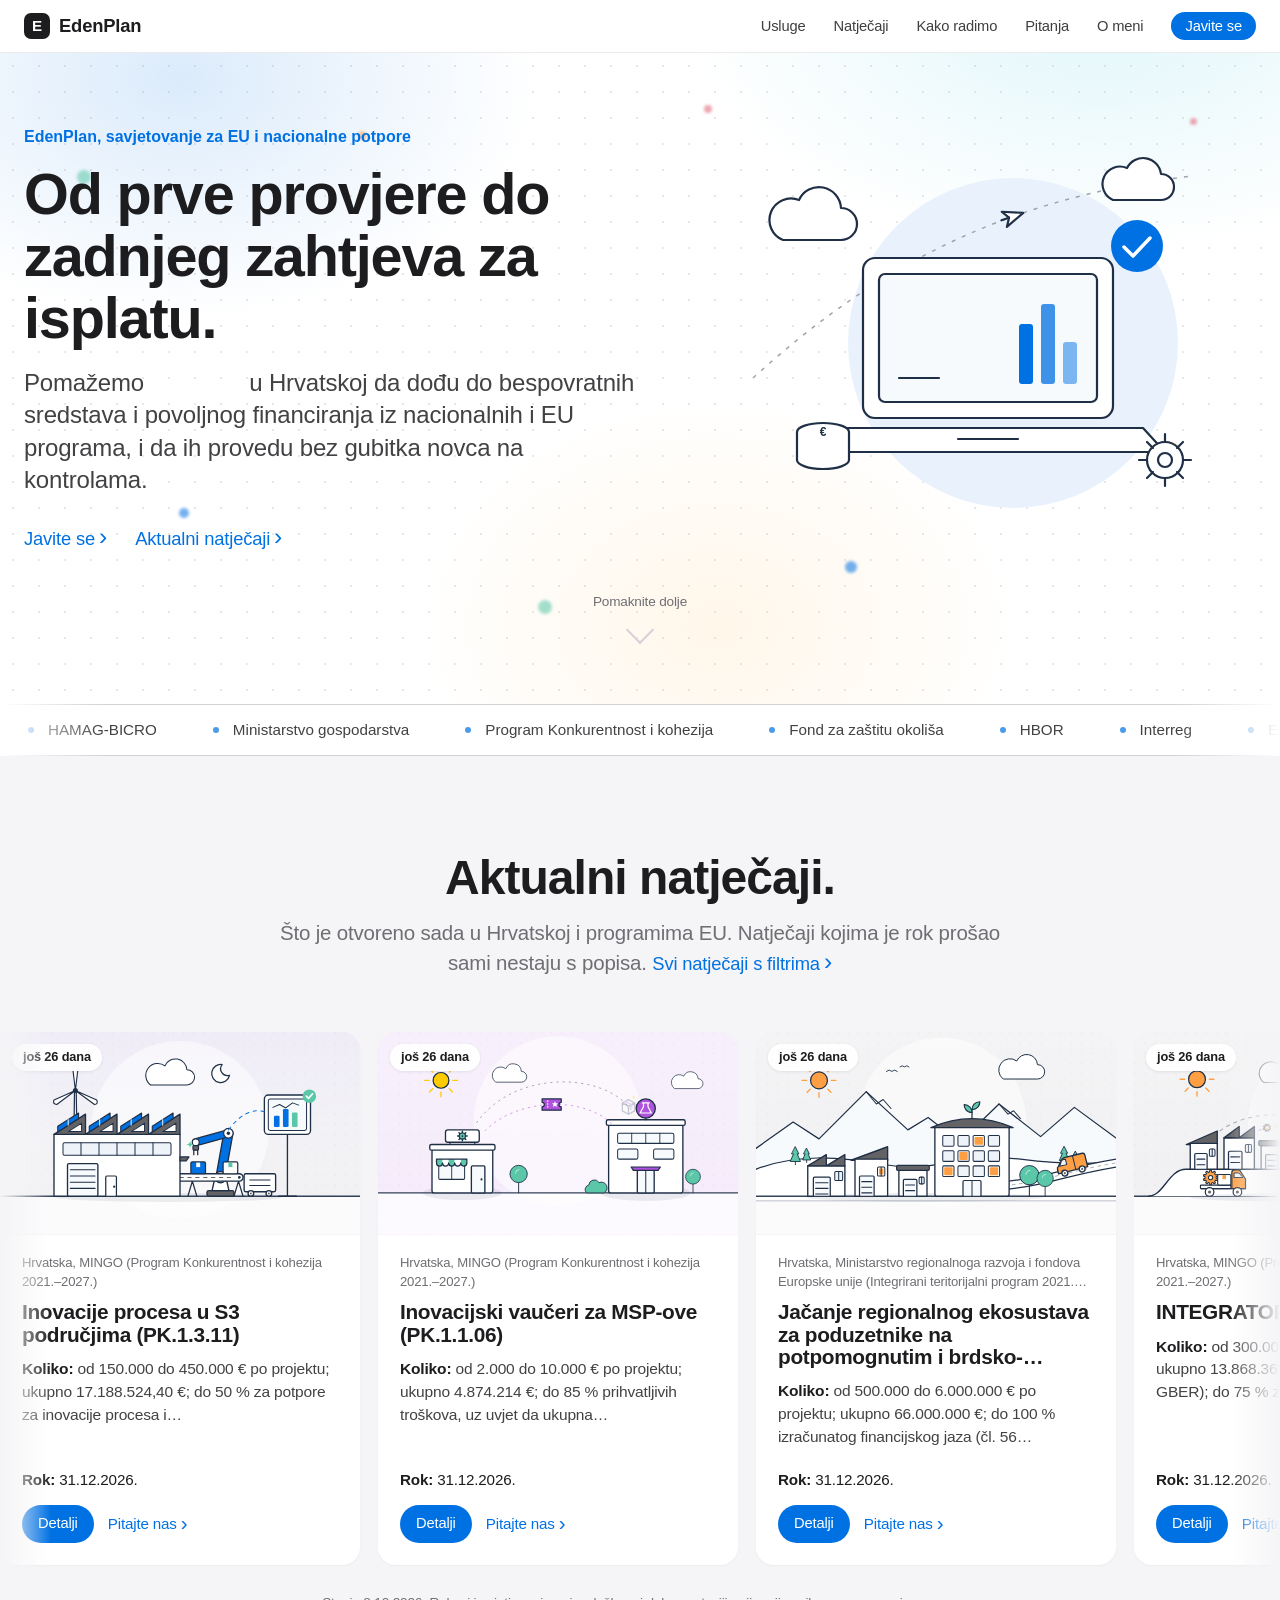
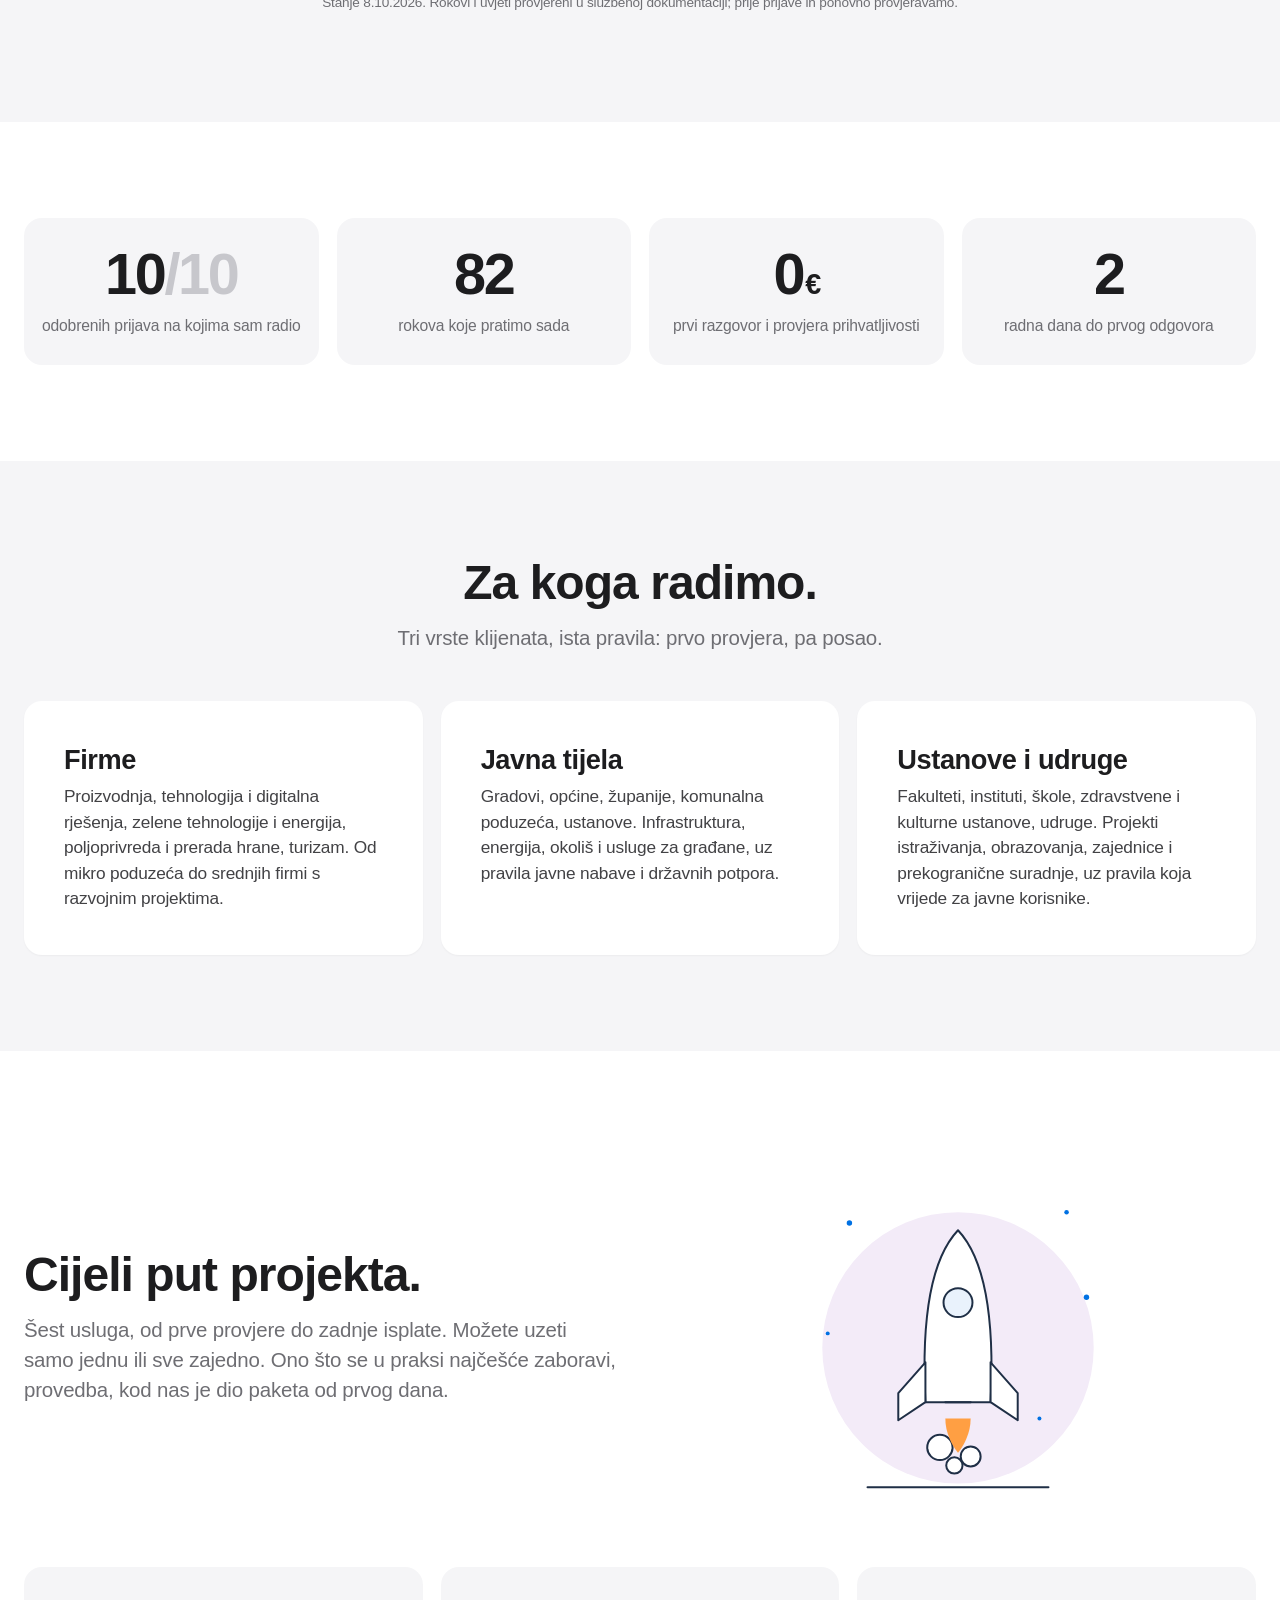
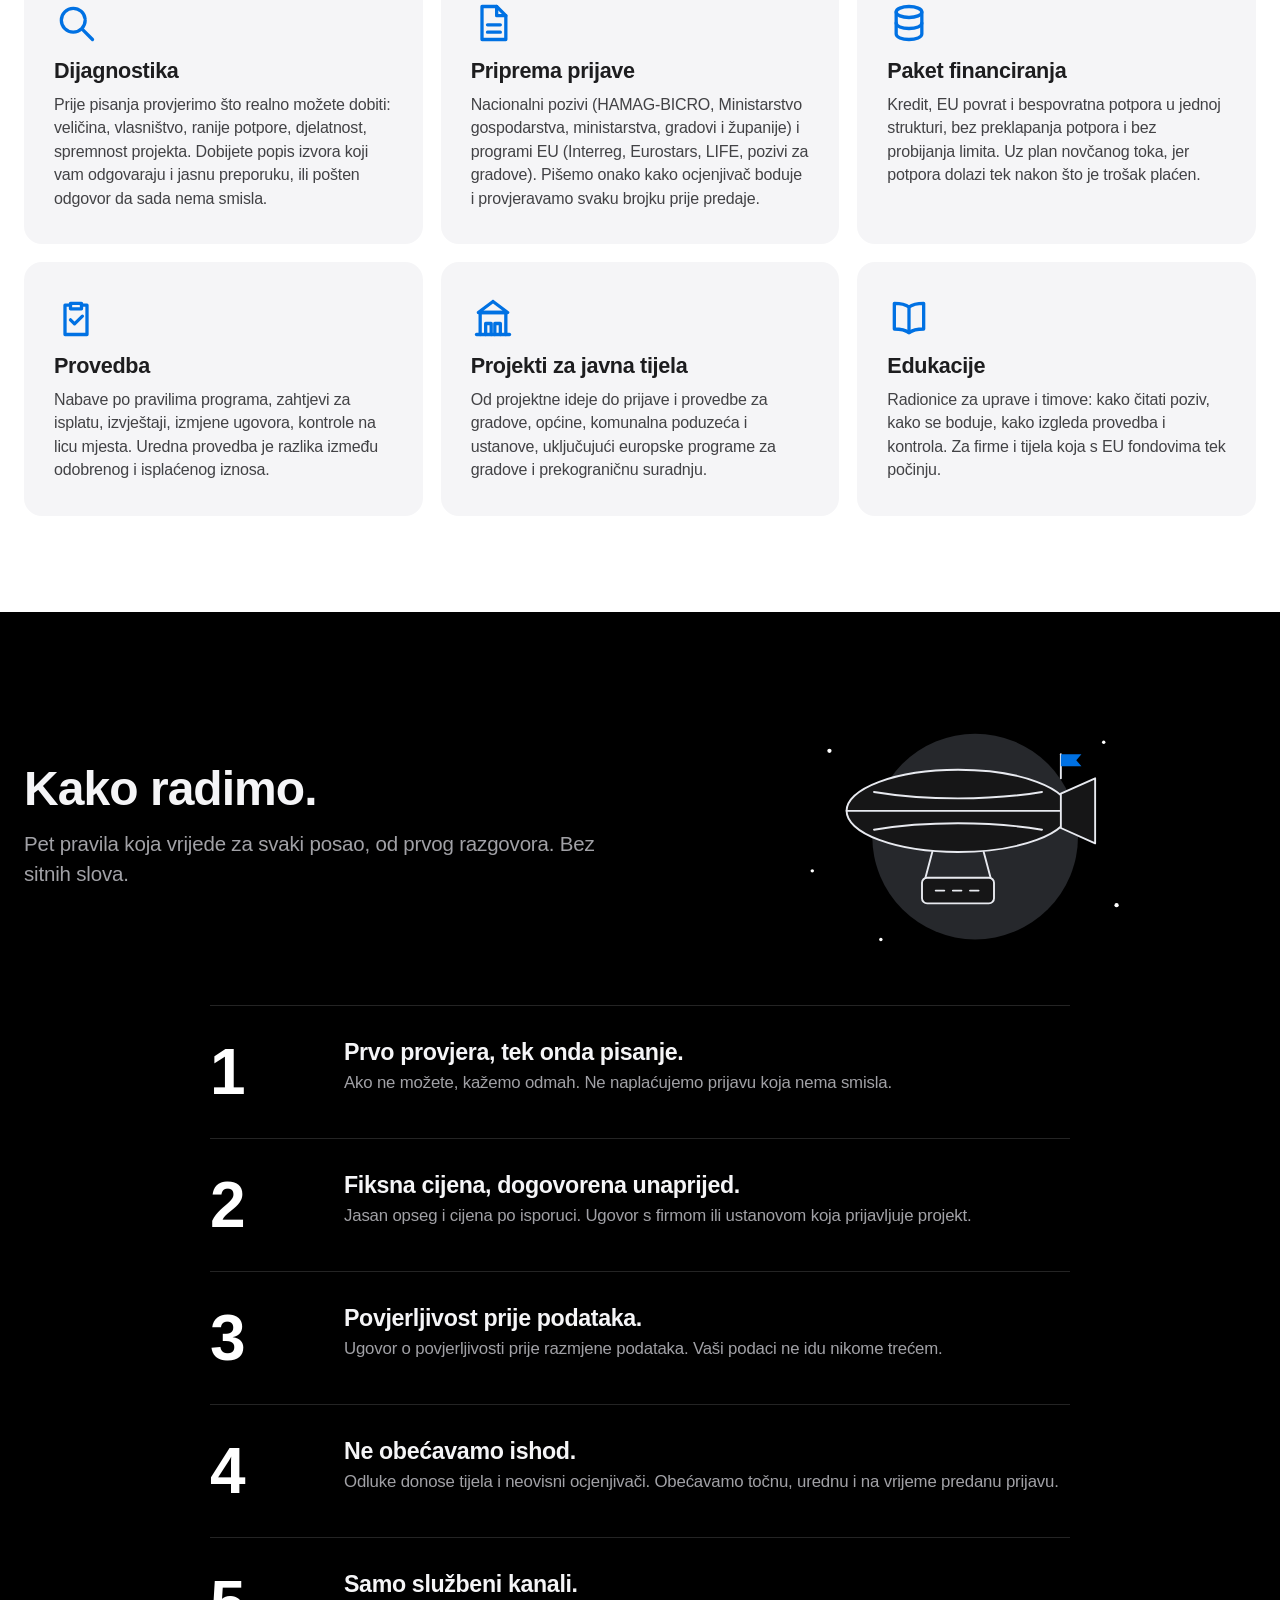
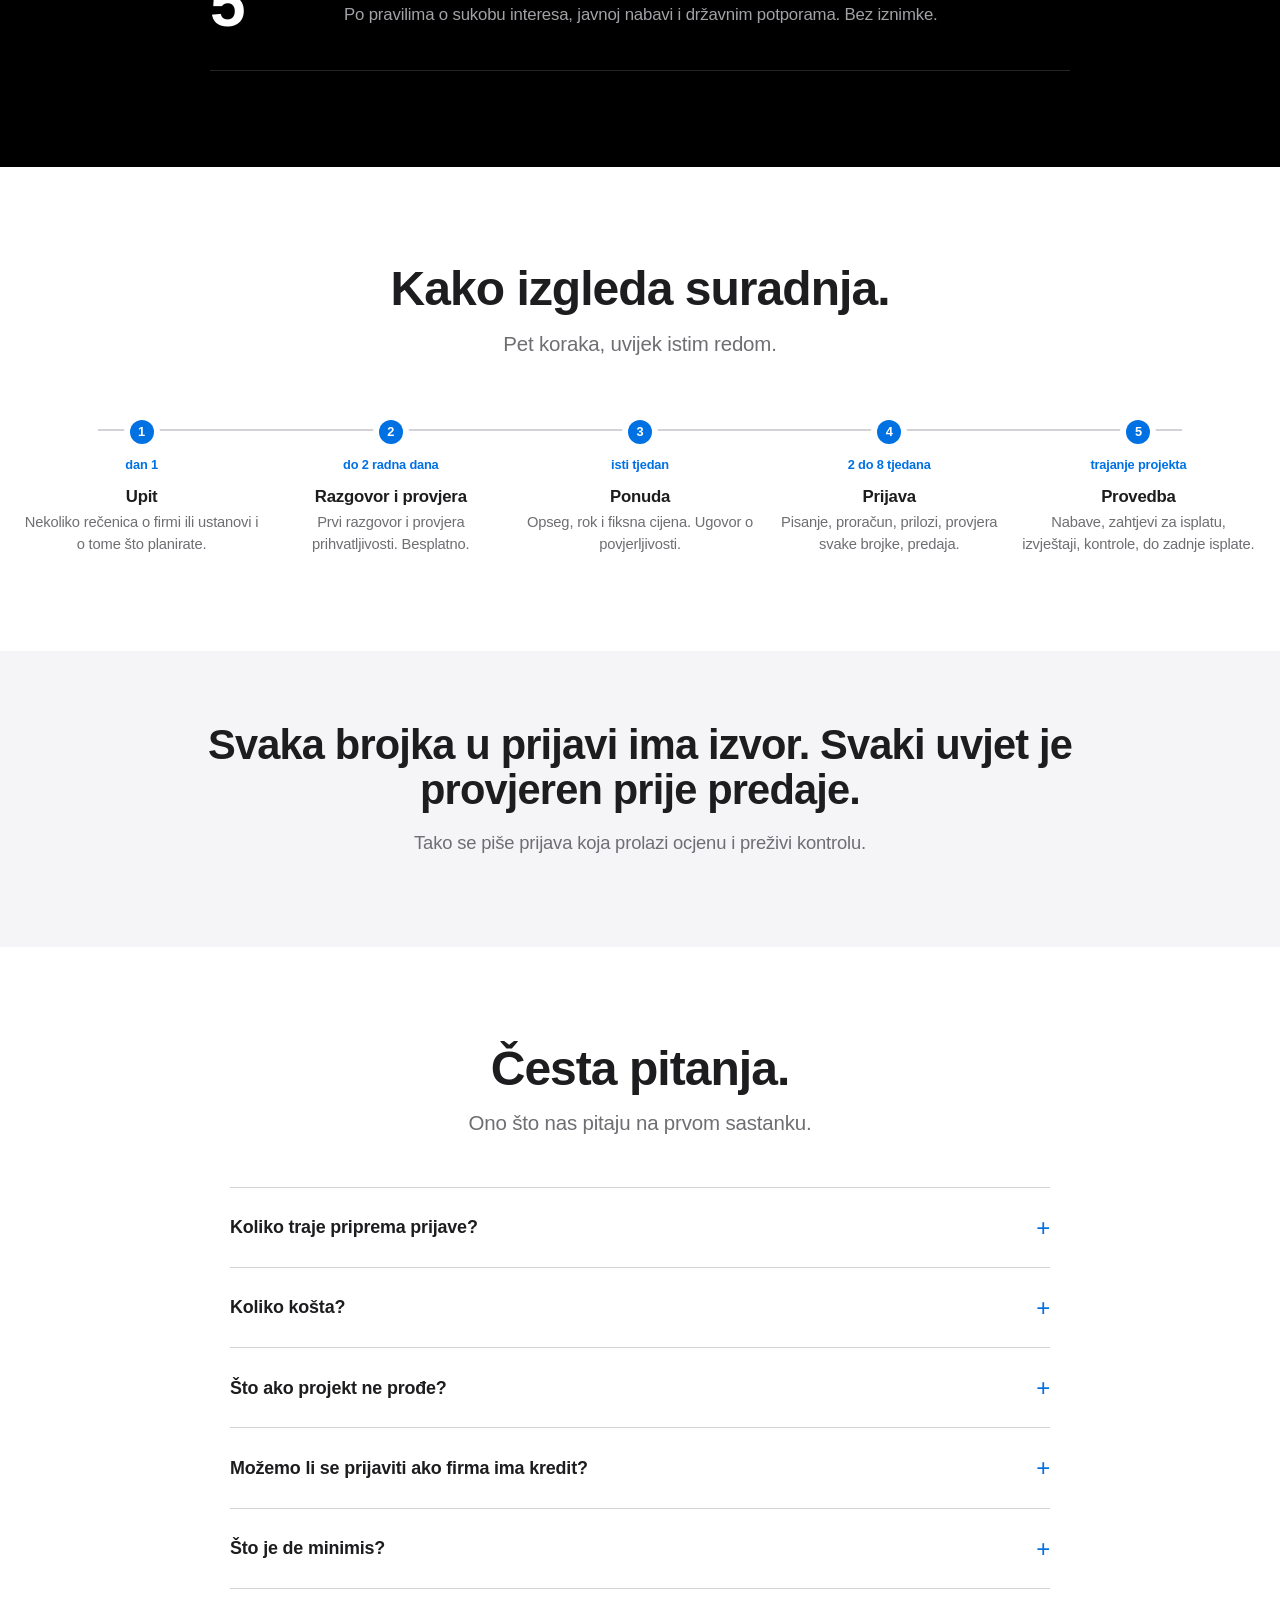
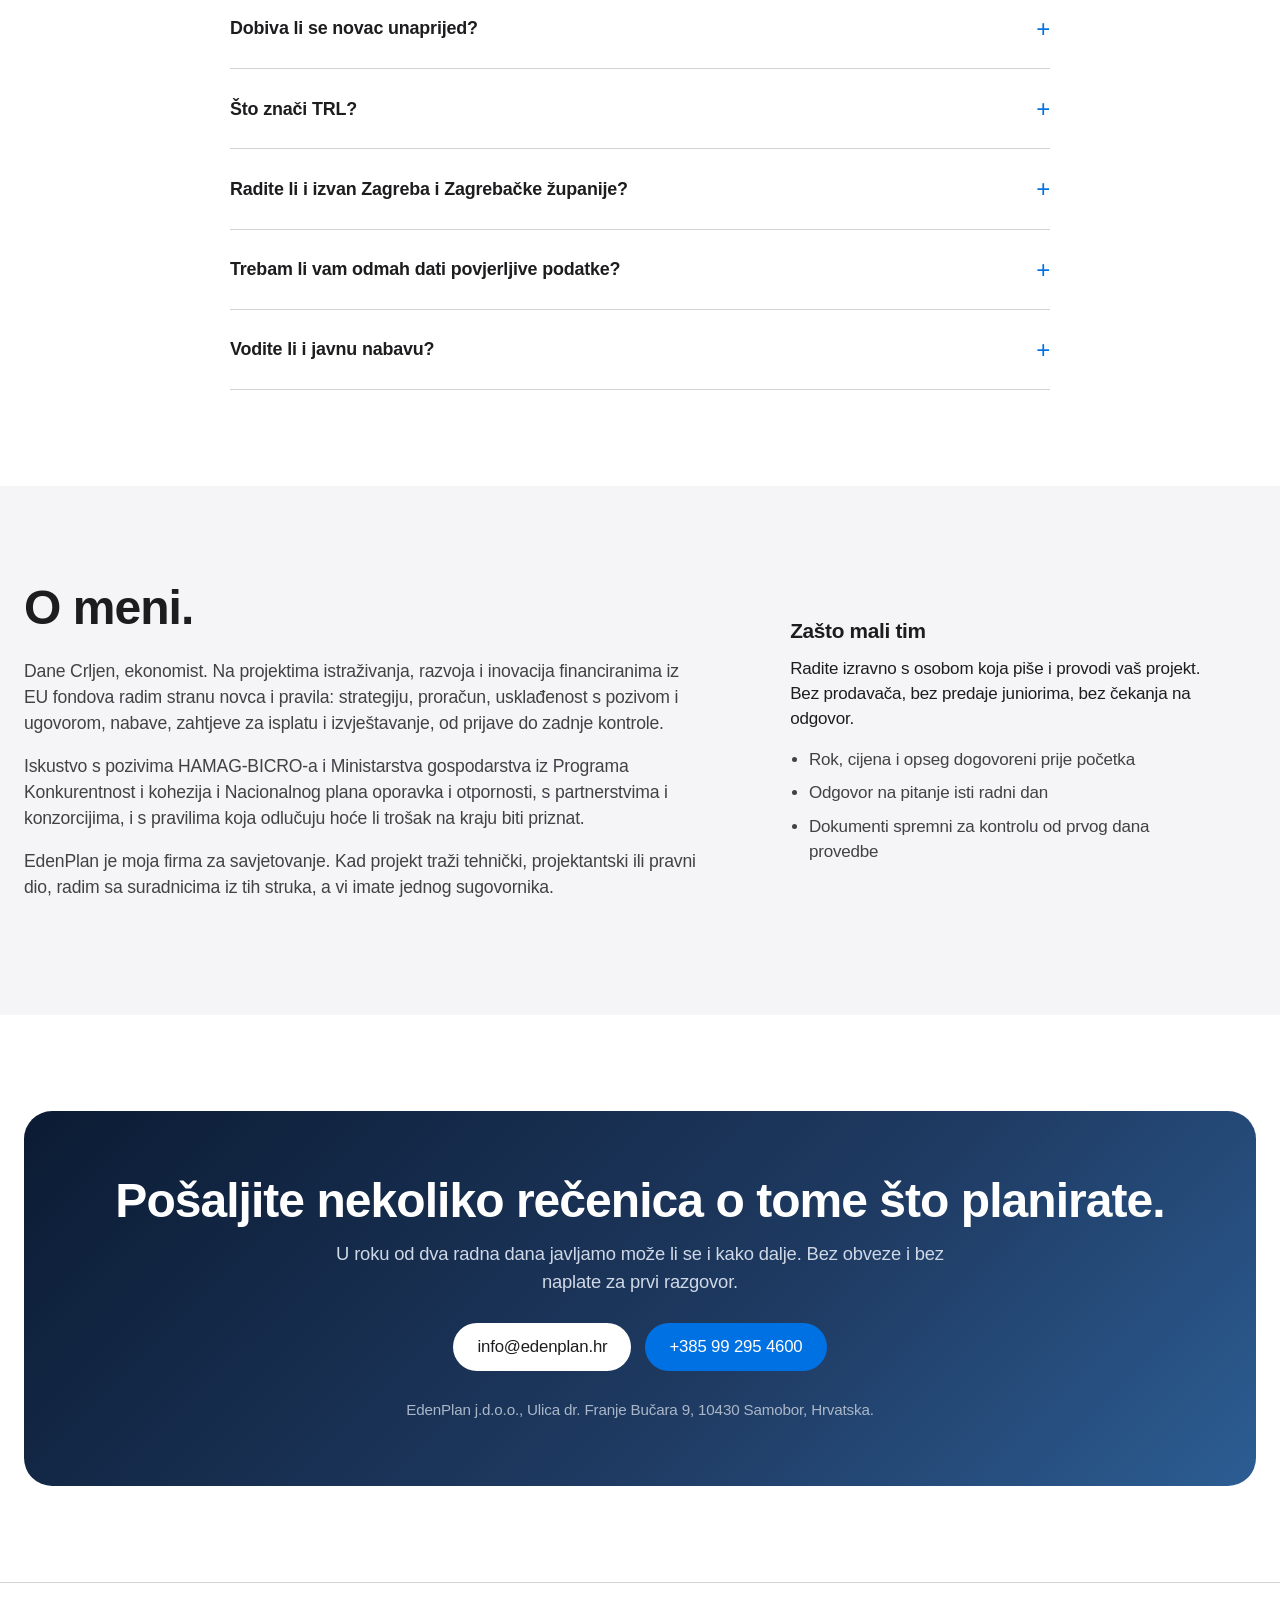
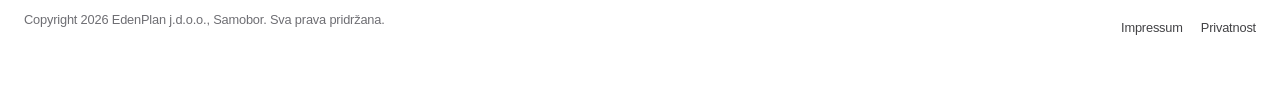
<file: index.html>
<!DOCTYPE html>
<html lang="hr">
<head>
  <meta charset="utf-8">
  <meta name="viewport" content="width=device-width, initial-scale=1">
  <title>EdenPlan | Savjetovanje za EU i nacionalne potpore</title>
  <meta name="description" content="EdenPlan: savjetovanje za EU fondove i nacionalne potpore u Hrvatskoj. Provjera prihvatljivosti, priprema prijave, paket financiranja, provedba i nabave, projekti za gradove, općine i ustanove, edukacije.">
  <link rel="canonical" href="https://edenplan.hr/">
  <meta property="og:title" content="EdenPlan, savjetovanje za EU i nacionalne potpore">
  <meta property="og:description" content="Od prve provjere do zadnjeg zahtjeva za isplatu. Firme, gradovi, općine i ustanove u Hrvatskoj.">
  <meta property="og:type" content="website">
  <meta property="og:url" content="https://edenplan.hr/">
  <meta property="og:image" content="https://edenplan.hr/og-slika.png">
  <meta property="og:image:width" content="1200">
  <meta property="og:image:height" content="630">
  <meta property="og:locale" content="hr_HR">
  <meta name="twitter:card" content="summary_large_image">
  <link rel="icon" href="favicon.svg" type="image/svg+xml">
  <link rel="icon" href="favicon-32.png" type="image/png" sizes="32x32">
  <link rel="apple-touch-icon" href="apple-touch-icon.png">
  <link rel="stylesheet" href="style.css">
  <link rel="stylesheet" href="scene.css">
  <script>document.documentElement.classList.add('js');</script>
  <script src="ikone.js"></script>
  <script src="scene.js"></script>
  <script src="zajednicko.js"></script>
  <script type="application/ld+json">
  {"@context":"https://schema.org","@type":"ProfessionalService","name":"EdenPlan j.d.o.o.","url":"https://edenplan.hr/","telephone":"+385992954600","email":"info@edenplan.hr","description":"Savjetovanje za EU fondove i nacionalne potpore: provjera prihvatljivosti, priprema prijave, paket financiranja, provedba, projekti za javna tijela, edukacije.","address":{"@type":"PostalAddress","streetAddress":"Ulica dr. Franje Bučara 9","postalCode":"10430","addressLocality":"Samobor","addressCountry":"HR"},"founder":{"@type":"Person","name":"Dane Crljen"},"areaServed":{"@type":"Country","name":"Hrvatska"}}
  </script>
</head>
<body>

<header>
  <div class="wrap nav">
    <a class="brand" href="#"><span class="mark">E</span>EdenPlan</a>
    <button class="burger" aria-label="Izbornik" aria-controls="menu" aria-expanded="false"><span></span><span></span><span></span></button>
    <ul class="menu" id="menu">
      <li><a href="#usluge">Usluge</a></li>
      <li><a href="natjecaji.html">Natječaji</a></li>
      <li><a href="#kako">Kako radimo</a></li>
      <li><a href="#pitanja">Pitanja</a></li>
      <li><a href="#omeni">O meni</a></li>
      <li><a class="pill" href="#kontakt">Javite se</a></li>
    </ul>
  </div>
</header>

<section class="hero split">
  <div class="glowwrap" id="glowwrap"><div class="glow"></div></div>
  <div class="dots-bg" aria-hidden="true">
    <i style="left:6%;top:18%;background:#5ac8a8;--t:8s;--dx:12px;--dy:-26px"></i>
    <i style="left:14%;top:70%;background:#0071e3;--t:11s;--dx:-10px;--dy:-18px;width:10px;height:10px"></i>
    <i style="left:28%;top:12%;background:#ff9f43;--t:9s;--dx:8px;--dy:-30px;width:9px;height:9px"></i>
    <i style="left:42%;top:84%;background:#5ac8a8;--t:12s;--dx:-14px;--dy:-16px"></i>
    <i style="left:55%;top:8%;background:#e05d6f;--t:10s;--dx:10px;--dy:-24px;width:8px;height:8px"></i>
    <i style="left:66%;top:78%;background:#0071e3;--t:13s;--dx:-8px;--dy:-28px;width:12px;height:12px"></i>
    <i style="left:80%;top:22%;background:#5ac8a8;--t:9.5s;--dx:12px;--dy:-20px;width:9px;height:9px"></i>
    <i style="left:91%;top:60%;background:#ff9f43;--t:11.5s;--dx:-12px;--dy:-26px"></i>
    <i style="left:93%;top:10%;background:#e05d6f;--t:8.5s;--dx:6px;--dy:-18px;width:7px;height:7px"></i>
  </div>
  <div class="wrap">
    <div class="grid">
      <div>
        <span class="eyebrow reveal">EdenPlan, savjetovanje za EU i nacionalne potpore</span>
        <h1 class="reveal" style="--d:.08s">Od prve provjere do zadnjeg zahtjeva za isplatu.</h1>
        <p class="sub reveal" style="--d:.16s">Pomažemo <span class="rot"><span class="w" id="rot">firmama</span></span> u Hrvatskoj da dođu do bespovratnih sredstava i povoljnog financiranja iz nacionalnih i EU programa, i da ih provedu bez gubitka novca na kontrolama.</p>
        <div class="links reveal" style="--d:.24s">
          <a class="link" href="#kontakt">Javite se</a>
          <a class="link" href="natjecaji.html">Aktualni natječaji</a>
        </div>
      </div>
      <svg class="ill reveal right" style="--d:.2s" viewBox="0 0 520 420" aria-hidden="true">
        <circle class="soft" cx="300" cy="215" r="165"/>
        <g class="cloud" style="animation-duration:16s"><path class="ln fl" d="M70 112h58a16 16 0 0 0 0-32 22 22 0 0 0-42-8 18 18 0 0 0-16 40z"/></g>
        <path id="pp" d="M40 250C150 150 280 70 480 48" fill="none" stroke="#9aa5ae" stroke-width="1.5" stroke-dasharray="4 7"/>
        <g class="bob slow">
          <rect class="ln fl" x="150" y="130" width="250" height="160" rx="12"/>
          <rect class="ln" x="166" y="146" width="218" height="128" rx="6" style="fill:#f7fafd"/>
          <path class="ln type" d="M186 172h110" pathLength="100"/>
          <path class="ln type" d="M186 192h130" pathLength="100" style="animation-delay:.4s"/>
          <path class="ln type" d="M186 212h80" pathLength="100" style="animation-delay:.8s"/>
          <path class="ln" d="M186 250h40"/>
          <rect class="acc grow" x="306" y="196" width="14" height="60" rx="3" style="animation-delay:.1s"/>
          <rect class="acc grow" x="328" y="176" width="14" height="80" rx="3" style="animation-delay:.5s;opacity:.75"/>
          <rect class="acc grow" x="350" y="214" width="14" height="42" rx="3" style="animation-delay:.9s;opacity:.5"/>
        </g>
        <path class="ln fl" d="M120 300h310l22 24H98z"/>
        <path class="ln" d="M245 311h60"/>
        <g class="bob">
          <circle class="acc" cx="424" cy="118" r="26"/>
          <path d="M411 119l9 9 17-18" fill="none" stroke="#fff" stroke-width="3.5" stroke-linecap="round" stroke-linejoin="round"/>
        </g>
        <g class="bob" style="animation-delay:1.2s">
          <path class="ln fl" d="M84 332a26 9 0 0 0 52 0a26 9 0 0 0-52 0z"/>
          <path class="ln fl" d="M84 332v-14a26 9 0 0 1 52 0v14"/>
          <path class="ln fl" d="M84 318v-14a26 9 0 0 1 52 0v14"/>
          <text x="110" y="308" text-anchor="middle" font-size="12" font-weight="700" fill="#1f2f46" font-family="Helvetica, Arial, sans-serif">€</text>
        </g>
        <g transform="translate(452 332)"><g class="spin"><circle class="ln fl" r="18"/><circle class="ln" r="7"/><path class="ln" d="M0-26v8M0 18v8M-26 0h8M18 0h8M-18-18l6 6M12 12l6 6M18-18l-6 6M-12 12l-6 6"/></g></g>
        <g><path class="ln fl" d="M0 0L-20-8l5 8-5 8z"/><path class="ln" d="M-15 0h-8"/><animateMotion dur="8s" repeatCount="indefinite" rotate="auto" keyPoints="0;1;1" keyTimes="0;.85;1" calcMode="linear"><mpath href="#pp"/></animateMotion><animate attributeName="opacity" values="0;1;1;0;0" keyTimes="0;.1;.72;.85;1" dur="8s" repeatCount="indefinite"/></g>
        <!-- oblak iza kojeg avion nestaje: crta se poslije aviona -->
        <g class="cloud" style="animation-duration:22s;animation-direction:alternate-reverse"><path class="ln fl" d="M400 72h48a13 13 0 0 0 0-26 18 18 0 0 0-34-6 15 15 0 0 0-14 32z"/></g>
      </svg>
    </div>
    <div class="cue reveal" style="--d:.4s">Pomaknite dolje<span></span></div>
  </div>
</section>

<div class="marquee" aria-hidden="true">
  <div class="mt">
    <span>HAMAG-BICRO</span><span>Ministarstvo gospodarstva</span><span>Program Konkurentnost i kohezija</span><span>Fond za zaštitu okoliša</span><span>HBOR</span><span>Interreg</span><span>Eurostars</span><span>EIC Accelerator</span><span>LIFE</span><span>Obzor Europa</span><span>NetZeroCities</span><span>Gradovi i županije</span>
    <span>HAMAG-BICRO</span><span>Ministarstvo gospodarstva</span><span>Program Konkurentnost i kohezija</span><span>Fond za zaštitu okoliša</span><span>HBOR</span><span>Interreg</span><span>Eurostars</span><span>EIC Accelerator</span><span>LIFE</span><span>Obzor Europa</span><span>NetZeroCities</span><span>Gradovi i županije</span>
  </div>
</div>

<section id="pozivi" class="grey">
  <div class="wrap">
    <div class="head reveal">
      <h2>Aktualni natječaji.</h2>
      <p>Što je otvoreno sada u Hrvatskoj i programima EU. Natječaji kojima je rok prošao sami nestaju s popisa. <a class="link" href="natjecaji.html">Svi natječaji s filtrima</a></p>
    </div>
  </div>
  <div class="vtraka reveal" aria-label="Aktualni pozivi">
    <div class="vt" id="track"></div>
  </div>
  <p class="cnote" id="cnote"></p>
</section>

<section>
  <div class="wrap">
    <div class="stats">
      <div class="stat reveal zoom"><div class="v"><span class="num" data-to="10">0</span><span class="od">/10</span></div><div class="l">odobrenih prijava na kojima sam radio</div></div>
      <div class="stat reveal zoom" style="--d:.08s"><div class="v"><span class="num" id="num-pozivi" data-to="12">0</span></div><div class="l">rokova koje pratimo sada</div></div>
      <div class="stat reveal zoom" style="--d:.16s"><div class="v"><span class="num" data-to="0">0</span><small>€</small></div><div class="l">prvi razgovor i provjera prihvatljivosti</div></div>
      <div class="stat reveal zoom" style="--d:.24s"><div class="v"><span class="num" data-to="2">0</span></div><div class="l">radna dana do prvog odgovora</div></div>
    </div>
  </div>
</section>

<section id="zakoga" class="grey">
  <div class="wrap">
    <div class="head reveal">
      <h2>Za koga radimo.</h2>
      <p>Tri vrste klijenata, ista pravila: prvo provjera, pa posao.</p>
    </div>
    <div class="tiles three">
      <div class="tile big reveal left"><h3>Firme</h3><p>Proizvodnja, tehnologija i digitalna rješenja, zelene tehnologije i energija, poljoprivreda i prerada hrane, turizam. Od mikro poduzeća do srednjih firmi s razvojnim projektima.</p></div>
      <div class="tile big reveal zoom" style="--d:.1s"><h3>Javna tijela</h3><p>Gradovi, općine, županije, komunalna poduzeća, ustanove. Infrastruktura, energija, okoliš i usluge za građane, uz pravila javne nabave i državnih potpora.</p></div>
      <div class="tile big reveal right" style="--d:.2s"><h3>Ustanove i udruge</h3><p>Fakulteti, instituti, škole, zdravstvene i kulturne ustanove, udruge. Projekti istraživanja, obrazovanja, zajednice i prekogranične suradnje, uz pravila koja vrijede za javne korisnike.</p></div>
    </div>
  </div>
</section>

<section id="usluge">
  <div class="wrap">
    <div class="intro2">
      <div class="head reveal left">
        <h2>Cijeli put projekta.</h2>
        <p>Šest usluga, od prve provjere do zadnje isplate. Možete uzeti samo jednu ili sve zajedno. Ono što se u praksi najčešće zaboravi, provedba, kod nas je dio paketa od prvog dana.</p>
      </div>
      <svg class="ill reveal right" style="max-width:380px" viewBox="0 0 420 420" aria-hidden="true">
        <circle class="soft" cx="210" cy="222" r="150" style="fill:#f3ebf8"/>
        <circle class="acc tw" cx="90" cy="84" r="3"/><circle class="acc tw" cx="330" cy="72" r="2.5" style="animation-delay:.7s"/><circle class="acc tw" cx="352" cy="166" r="3" style="animation-delay:1.3s"/><circle class="acc tw" cx="66" cy="206" r="2.2" style="animation-delay:.3s"/><circle class="acc tw" cx="300" cy="300" r="2.2" style="animation-delay:1.9s"/>
        <g class="puff"><circle class="ln fl" cx="190" cy="332" r="14"/></g>
        <g class="puff" style="animation-delay:.7s"><circle class="ln fl" cx="224" cy="342" r="11"/></g>
        <g class="puff" style="animation-delay:1.4s"><circle class="ln fl" cx="206" cy="352" r="9"/></g>
        <g class="lift">
          <path class="flame" d="M196 300c0 22 14 38 14 38s14-16 14-38z" fill="#ff9f43"/>
          <path class="ln fl" d="M210 92c-34 36-40 110-36 190h72c4-80-2-154-36-190z"/>
          <circle class="ln" cx="210" cy="172" r="16" style="fill:#e9f2fc"/>
          <path class="ln fl" d="M174 238l-30 34v30l30-20zM246 238l30 34v30l-30-20z"/>
          <path class="ln" d="M196 282h28"/>
        </g>
        <path class="ln" d="M110 376h200"/>
      </svg>
    </div>
    <div class="tiles three">
      <div class="tile reveal">
        <svg class="ico" viewBox="0 0 24 24" aria-hidden="true"><circle cx="10.5" cy="10.5" r="6.5" pathLength="100"/><path d="M15.5 15.5 21 21" pathLength="100"/></svg>
        <h3>Dijagnostika</h3><p>Prije pisanja provjerimo što realno možete dobiti: veličina, vlasništvo, ranije potpore, djelatnost, spremnost projekta. Dobijete popis izvora koji vam odgovaraju i jasnu preporuku, ili pošten odgovor da sada nema smisla.</p></div>
      <div class="tile reveal" style="--d:.08s">
        <svg class="ico" viewBox="0 0 24 24" aria-hidden="true"><path d="M6 3h8l5 5v13H6z" pathLength="100"/><path d="M14 3v5h5" pathLength="100"/><path d="M9 13h7M9 17h7" pathLength="100"/></svg>
        <h3>Priprema prijave</h3><p>Nacionalni pozivi (HAMAG-BICRO, Ministarstvo gospodarstva, ministarstva, gradovi i županije) i programi EU (Interreg, Eurostars, LIFE, pozivi za gradove). Pišemo onako kako ocjenjivač boduje i provjeravamo svaku brojku prije predaje.</p></div>
      <div class="tile reveal" style="--d:.16s">
        <svg class="ico" viewBox="0 0 24 24" aria-hidden="true"><path d="M5 6a7 3 0 1 0 14 0a7 3 0 1 0 -14 0" pathLength="100"/><path d="M5 6v6c0 1.7 3.1 3 7 3s7-1.3 7-3V6" pathLength="100"/><path d="M5 12v6c0 1.7 3.1 3 7 3s7-1.3 7-3v-6" pathLength="100"/></svg>
        <h3>Paket financiranja</h3><p>Kredit, EU povrat i bespovratna potpora u jednoj strukturi, bez preklapanja potpora i bez probijanja limita. Uz plan novčanog toka, jer potpora dolazi tek nakon što je trošak plaćen.</p></div>
      <div class="tile reveal">
        <svg class="ico" viewBox="0 0 24 24" aria-hidden="true"><path d="M9 4h6v3H9z" pathLength="100"/><path d="M15 5h3v16H6V5h3" pathLength="100"/><path d="M9 13l2.2 2.2L15.5 11" pathLength="100"/></svg>
        <h3>Provedba</h3><p>Nabave po pravilima programa, zahtjevi za isplatu, izvještaji, izmjene ugovora, kontrole na licu mjesta. Uredna provedba je razlika između odobrenog i isplaćenog iznosa.</p></div>
      <div class="tile reveal" style="--d:.08s">
        <svg class="ico" viewBox="0 0 24 24" aria-hidden="true"><path d="M3 21h18" pathLength="100"/><path d="M5 21V9h14v12" pathLength="100"/><path d="M12 3l8 6H4z" pathLength="100"/><path d="M8 21v-6h3v6M13 21v-6h3v6" pathLength="100"/></svg>
        <h3>Projekti za javna tijela</h3><p>Od projektne ideje do prijave i provedbe za gradove, općine, komunalna poduzeća i ustanove, uključujući europske programe za gradove i prekograničnu suradnju.</p></div>
      <div class="tile reveal" style="--d:.16s">
        <svg class="ico" viewBox="0 0 24 24" aria-hidden="true"><path d="M12 6c-2-1.5-5-2-8-2v14c3 0 6 .5 8 2 2-1.5 5-2 8-2V4c-3 0-6 .5-8 2z" pathLength="100"/><path d="M12 6v14" pathLength="100"/></svg>
        <h3>Edukacije</h3><p>Radionice za uprave i timove: kako čitati poziv, kako se boduje, kako izgleda provedba i kontrola. Za firme i tijela koja s EU fondovima tek počinju.</p></div>
    </div>
  </div>
</section>

<section id="kako" class="dark">
  <div class="wrap">
    <div class="intro2">
      <div class="head reveal left">
        <h2>Kako radimo.</h2>
        <p>Pet pravila koja vrijede za svaki posao, od prvog razgovora. Bez sitnih slova.</p>
      </div>
      <svg class="ill reveal right" style="max-width:360px" viewBox="0 0 420 300" aria-hidden="true">
        <circle class="soft" cx="230" cy="150" r="120"/>
        <circle class="tw" cx="60" cy="50" r="2.5" fill="#fff"/><circle class="tw" cx="380" cy="40" r="2" fill="#fff" style="animation-delay:.6s"/><circle class="tw" cx="40" cy="190" r="2" fill="#fff" style="animation-delay:1.2s"/><circle class="tw" cx="395" cy="230" r="2.5" fill="#fff" style="animation-delay:1.8s"/><circle class="tw" cx="120" cy="270" r="2" fill="#fff" style="animation-delay:.9s"/>
        <g class="bob slow">
          <path class="ln fl" d="M80 120a130 48 0 1 0 260 0a130 48 0 1 0-260 0z"/>
          <path class="ln" d="M80 120h260M112 98c60 10 136 10 196 0M112 142c60-10 136-10 196 0"/>
          <path class="ln fl" d="M330 100l40-18v76l-40-18z"/>
          <path class="ln" d="M180 168l-8 30M240 168l8 30"/>
          <rect class="ln fl" x="168" y="198" width="84" height="30" rx="6"/>
          <path class="ln" d="M184 213h10M204 213h10M224 213h10"/>
          <g class="sway"><path class="ln" d="M330 82v-28"/><path class="acc" d="M330 54h24l-6 7 6 7h-24z"/></g>
        </g>
      </svg>
    </div>
    <div class="rules">
      <div class="rule reveal left"><div class="big">1</div><div><h3>Prvo provjera, tek onda pisanje.</h3><p>Ako ne možete, kažemo odmah. Ne naplaćujemo prijavu koja nema smisla.</p></div></div>
      <div class="rule reveal left"><div class="big">2</div><div><h3>Fiksna cijena, dogovorena unaprijed.</h3><p>Jasan opseg i cijena po isporuci. Ugovor s firmom ili ustanovom koja prijavljuje projekt.</p></div></div>
      <div class="rule reveal left"><div class="big">3</div><div><h3>Povjerljivost prije podataka.</h3><p>Ugovor o povjerljivosti prije razmjene podataka. Vaši podaci ne idu nikome trećem.</p></div></div>
      <div class="rule reveal left"><div class="big">4</div><div><h3>Ne obećavamo ishod.</h3><p>Odluke donose tijela i neovisni ocjenjivači. Obećavamo točnu, urednu i na vrijeme predanu prijavu.</p></div></div>
      <div class="rule reveal left"><div class="big">5</div><div><h3>Samo službeni kanali.</h3><p>Po pravilima o sukobu interesa, javnoj nabavi i državnim potporama. Bez iznimke.</p></div></div>
    </div>
  </div>
</section>

<section id="suradnja">
  <div class="wrap">
    <div class="head reveal">
      <h2>Kako izgleda suradnja.</h2>
      <p>Pet koraka, uvijek istim redom.</p>
    </div>
    <div class="timeline">
      <div class="tstep reveal"><span class="dot">1</span><div><span class="t">dan 1</span><h3>Upit</h3><p>Nekoliko rečenica o firmi ili ustanovi i o tome što planirate.</p></div></div>
      <div class="tstep reveal" style="--d:.08s"><span class="dot">2</span><div><span class="t">do 2 radna dana</span><h3>Razgovor i provjera</h3><p>Prvi razgovor i provjera prihvatljivosti. Besplatno.</p></div></div>
      <div class="tstep reveal" style="--d:.16s"><span class="dot">3</span><div><span class="t">isti tjedan</span><h3>Ponuda</h3><p>Opseg, rok i fiksna cijena. Ugovor o povjerljivosti.</p></div></div>
      <div class="tstep reveal" style="--d:.24s"><span class="dot">4</span><div><span class="t">2 do 8 tjedana</span><h3>Prijava</h3><p>Pisanje, proračun, prilozi, provjera svake brojke, predaja.</p></div></div>
      <div class="tstep reveal" style="--d:.32s"><span class="dot">5</span><div><span class="t">trajanje projekta</span><h3>Provedba</h3><p>Nabave, zahtjevi za isplatu, izvještaji, kontrole, do zadnje isplate.</p></div></div>
    </div>
  </div>
</section>

<section class="band grey">
  <div class="wrap">
    <h2 class="reveal">Svaka brojka u prijavi ima izvor. Svaki uvjet je provjeren prije predaje.</h2>
    <p class="reveal" style="--d:.1s">Tako se piše prijava koja prolazi ocjenu i preživi kontrolu.</p>
  </div>
</section>

<section id="pitanja">
  <div class="wrap">
    <div class="head reveal">
      <h2>Česta pitanja.</h2>
      <p>Ono što nas pitaju na prvom sastanku.</p>
    </div>
    <div class="faq reveal">
      <details><summary>Koliko traje priprema prijave?</summary><div class="a">Ovisi o pozivu. Jednostavan nacionalni poziv, npr. vaučer, tjedan do dva. Složeniji poziv s proračunom, partnerima i prilozima 4 do 8 tjedana. Programi EU s konzorcijem iz više zemalja 2 do 4 mjeseca. Najviše vremena ode na dokumente firme i ponude dobavljača, pa od njih krećemo prvi dan.</div></details>
      <details><summary>Koliko košta?</summary><div class="a">Prvi razgovor i provjera prihvatljivosti su besplatni. Nakon toga dobijete ponudu s fiksnom cijenom po poslu, prije nego išta počne. Dio naknade može se dogovoriti ovisno o ishodu, ali uvijek unaprijed i u ugovoru. Naknada se ne plaća iz bespovratnih sredstava: priprema prijave u pravilu nije prihvatljiv trošak projekta.</div></details>
      <details><summary>Što ako projekt ne prođe?</summary><div class="a">Dobijete ocjenu tijela i naš osvrt što promijeniti. Većina poziva se ponavlja, pa prijavu prilagođavamo za sljedeći rok. Ishod ne obećavamo nikada: odlučuju tijela i neovisni ocjenjivači, a mi odgovaramo za točnu i urednu prijavu predanu na vrijeme.</div></details>
      <details><summary>Možemo li se prijaviti ako firma ima kredit?</summary><div class="a">Da, kredit nije zapreka, često je dio paketa financiranja. Zapreka su poduzeće u teškoćama (gubitak veći od polovine kapitala, stečaj, predstečaj), blokiran račun i neplaćeni porezi. To provjerimo prvi dan.</div></details>
      <details><summary>Što je de minimis?</summary><div class="a">Potpora male vrijednosti: ukupno najviše 300.000 € svih takvih potpora jednom poduzetniku, zajedno s povezanim firmama, u tri godine. Prije prijave izračunamo koliko vam je prostora ostalo, jer prekoračenje znači smanjenje ili gubitak potpore.</div></details>
      <details><summary>Dobiva li se novac unaprijed?</summary><div class="a">Rijetko. Većina poziva isplaćuje nakon plaćenih računa ili u tranšama uz vaš vlastiti udio; predujam postoji kod nekih poziva, obično uz jamstvo. Zato uz prijavu radimo i plan novčanog toka, da znate koliko morate premostiti i kako.</div></details>
      <details><summary>Što znači TRL?</summary><div class="a">Razina tehnološke spremnosti, od 1 (ideja) do 9 (proizvod na tržištu). Pozivi za istraživanje traže niže razine, pozivi za komercijalizaciju i ulaganja više. Pogrešna procjena razine je čest razlog odbijanja, pa je utvrđujemo s dokazima prije pisanja.</div></details>
      <details><summary>Radite li i izvan Zagreba i Zagrebačke županije?</summary><div class="a">Da, u cijeloj Hrvatskoj. Većina posla ide na daljinu (dokumenti, pozivi, e-mail), a sastanak uživo kad treba. Za programe EU prijave se pišu na engleskom.</div></details>
      <details><summary>Trebam li vam odmah dati povjerljive podatke?</summary><div class="a">Ne. Za prvi razgovor dovoljni su djelatnost, veličina firme i što planirate. Povjerljivi podaci idu tek nakon ugovora o povjerljivosti.</div></details>
      <details><summary>Vodite li i javnu nabavu?</summary><div class="a">Za firme da, po pravilima programa za one koji nisu obveznici javne nabave. Za javne naručitelje nudimo pripremu i provjeru dokumentacije i podršku kroz postupak, u skladu s pravilima programa i Zakonom o javnoj nabavi.</div></details>
    </div>
  </div>
</section>

<section id="omeni" class="grey">
  <div class="wrap about">
    <div>
      <h2 class="reveal">O meni.</h2>
      <br>
      <p class="reveal">Dane Crljen, ekonomist. Na projektima istraživanja, razvoja i inovacija financiranima iz EU fondova radim stranu novca i pravila: strategiju, proračun, usklađenost s pozivom i ugovorom, nabave, zahtjeve za isplatu i izvještavanje, od prijave do zadnje kontrole.</p>
      <p class="reveal">Iskustvo s pozivima HAMAG-BICRO-a i Ministarstva gospodarstva iz Programa Konkurentnost i kohezija i Nacionalnog plana oporavka i otpornosti, s partnerstvima i konzorcijima, i s pravilima koja odlučuju hoće li trošak na kraju biti priznat.</p>
      <p class="reveal">EdenPlan je moja firma za savjetovanje. Kad projekt traži tehnički, projektantski ili pravni dio, radim sa suradnicima iz tih struka, a vi imate jednog sugovornika.</p>
    </div>
    <div class="quote reveal right" style="--d:.12s">
      <strong>Zašto mali tim</strong>
      Radite izravno s osobom koja piše i provodi vaš projekt. Bez prodavača, bez predaje juniorima, bez čekanja na odgovor.
      <ul>
        <li>Rok, cijena i opseg dogovoreni prije početka</li>
        <li>Odgovor na pitanje isti radni dan</li>
        <li>Dokumenti spremni za kontrolu od prvog dana provedbe</li>
      </ul>
    </div>
  </div>
</section>

<section id="kontakt">
  <div class="wrap">
    <div class="cta reveal zoom">
      <h2>Pošaljite nekoliko rečenica o tome što planirate.</h2>
      <p>U roku od dva radna dana javljamo može li se i kako dalje. Bez obveze i bez naplate za prvi razgovor.</p>
      <div class="row">
        <a class="btn light" href="mailto:info@edenplan.hr">info@edenplan.hr</a>
        <a class="btn" href="tel:+385992954600">+385 99 295 4600</a>
      </div>
      <div class="meta">EdenPlan j.d.o.o., Ulica dr. Franje Bučara 9, 10430 Samobor, Hrvatska.</div>
    </div>
  </div>
</section>

<footer>
  <div class="wrap row">
    <div>Copyright 2026 EdenPlan j.d.o.o., Samobor. Sva prava pridržana.</div>
    <div><a href="impressum.html">Impressum</a><a href="privatnost.html">Privatnost</a></div>
  </div>
</footer>

<script type="application/json" id="pozivi-data">
{
 "stanje": "8.10.2026.",
 "pozivi": [
  {
   "id": "potpore-za-kapitalna-ulaganja-u-malom-gospodarstvu-u-2026-ii",
   "zemlja": "Hrvatska",
   "tijelo": "Grad Samobor, Upravni odjel za gospodarstvo, razvoj i projekte EU",
   "program": "proračun Grada Samobora (Program mjera razvoja malog gospodarstva, poljoprivrede i turizma 2026.)",
   "naziv": "Potpore za kapitalna ulaganja u malom gospodarstvu u 2026., II. krug (Grad Samobor) (KLASA: 302-05/26-02/3)",
   "za_koga": [
    "firme",
    "poljoprivreda"
   ],
   "za": "Obrti i trgovačka društva (mali gospodarski subjekti) te OPG-ovi u sustavu PDV-a sa sjedištem na području Samobora koji su nakon 1.10.2025. zaposlili osobu s prebivalištem u Samoboru koju prvi put zapošljavaju; najviše 3 novozaposlene osobe po korisniku; potpora male vrijednosti.",
   "sto_financira": "Kapitalna ulaganja u proizvodnju (strojevi, oprema, nadogradnja, poslovni prostor); ulaganje najmanje 10.000 €, pojedinačni trošak veći od 1.300 €.",
   "iznos": "600 € (osoba starija od 30 godina) i 800 € (mlađa od 30) u uslužnim djelatnostima; 900 € i 1.100 € u proizvodnim djelatnostima, po novozaposlenoj osobi; 70 % troška zakupa u 1. godini, 50 % od 1. do 2. godine, 30 % od 2. do 3. godine zakupa",
   "status": "otvoren",
   "rok": "2026-10-20",
   "rok_tekst": "Objavljen 29.9.2026., otvoren 15 radnih dana od objave na stranici Grada; Grad nije objavio datum. Ako se dan objave ne računa, rok istječe 20.10.2026., ako se računa 17.10.2026.; sigurnije predati do 17.10.2026. Prijava e-mailom, osobno ili poštom.",
   "objavljen": "2026-09-29",
   "link": "https://www.samobor.hr/dokumenti?catId=830",
   "tema": [
    "digitalizacija",
    "infrastruktura",
    "proizvodnja",
    "zapošljavanje"
   ],
   "istaknuto": true
  },
  {
   "id": "eic-accelerator-2026-open-i-challenges",
   "zemlja": "EU",
   "tijelo": "Europsko vijeće za inovacije (EIC), provedba EISMEA",
   "program": "Obzor Europa, EIC",
   "naziv": "EIC Accelerator 2026 (Open i Challenges) (HORIZON-EIC-2026-ACCELERATOR-01)",
   "za_koga": [
    "firme",
    "ustanove"
   ],
   "za": "Pojedinačni start-up ili MSP sa sjedištem u državi članici EU-a ili zemlji pridruženoj Obzoru Europa; mali mid-cap (do 499 zaposlenih) samo iznimno za brzo skaliranje; mogu se prijaviti i fizičke osobe ili subjekti koji namjeravaju osnovati MSP u EU-u ili pridruženoj zemlji.",
   "sto_financira": "Skaliranje inovacija visokog učinka, osobito deep tech (TRL 6 do 8 i dalje): bespovratna sredstva, ulaganje u kapital ili kombinacija, uz usluge poslovnog ubrzanja.",
   "iznos": "Bespovratni dio ispod 2,5 mil. € (aktivnosti do 24 mjeseca); ulaganje 1 do 10 mil. € (kombinirano ili samo ulaganje); proračun 2026.: EIC Accelerator Open 414 mil. €, EIC Accelerator Challenges 220 mil. €; Bespovratni dio: do 70 % prihvatljivih troškova, unutar gornje granice bespovratnog iznosa od 2.499.999 € (program rada EIC 2026.)",
   "status": "otvoren",
   "rok": "2026-11-04",
   "rok_tekst": "Kratka prijava u bilo koje doba, serije za ocjenu svaki prvi utorak u mjesecu u 17:00 po briselskom vremenu; rokovi za punu prijavu u 2026. (serije u 17:00 po briselskom vremenu): 7. siječnja, 4. ožujka, 6. svibnja, 8. srpnja, 2. rujna i 4. studenoga 2026. (zadnji preostali: 4. studenoga 2026.). Na F&T portalu poziv za kratke prijave 2026. vodi se do 17. prosinca 2026.",
   "objavljen": "2025-11-06",
   "link": "https://eic.ec.europa.eu/eic-funding-opportunities/eic-accelerator_en",
   "tema": [
    "inovacije",
    "istraživanje"
   ],
   "istaknuto": true
  },
  {
   "id": "dekarbonizacija-i-modernizacija-toplinskih-sustava-za-grijanje",
   "zemlja": "Hrvatska",
   "tijelo": "MZOZT s Ministarstvom gospodarstva i FZOEU; prijave se šalju FZOEU",
   "program": "Fond za modernizaciju (Modernizacijski fond)",
   "naziv": "Dekarbonizacija i modernizacija toplinskih sustava za grijanje i/ili hlađenje (MF-2026-2-1)",
   "za_koga": [
    "firme"
   ],
   "za": "Trgovačka društva (mikro, mala, srednja i velika) s djelatnošću opskrbe parom i klimatizacijom (NKD 2025, područje D), s dozvolom HERA-e za proizvodnju, distribuciju ili opskrbu toplinskom energijom i, gdje je primjenjivo, koncesijom za distribucijsku mrežu.",
   "sto_financira": "Izgradnja, proširenje ili nadogradnja energetski učinkovitih centraliziranih toplinskih sustava: proizvodnja topline iz OIE, otpadne topline ili visokoučinkovite kogeneracije, skladištenje topline i modernizacija distribucijske mreže; ne za fosilna goriva ni otpad. Minimalno smanjenje emisija stakleničkih plinova 10 %.",
   "iznos": "najviše 30.000.000,00 € po prijavitelju (za jedan ili više projekata); ukupno 80.000.000,00 €; OIE, otpadna toplina ili kogeneracija iz OIE: 65,00 % mala, 55,00 % srednja, 45,00 % velika poduzeća; ostale mjere: 50,00 %, 40,00 %, 30,00 %",
   "status": "otvoren",
   "rok": "2026-11-09",
   "rok_tekst": "do 9.11.2026. u 12:00 ili do iskorištenja sredstava (rok produljen 1. izmjenom Poziva od 3.8.2026., prije je bio 7.8.2026.); zaprimanje od 7.5.2026. u 12:00",
   "objavljen": "2026-04-08",
   "link": "https://www.fzoeu.hr/hr/natjecaj/7539?nid=268",
   "tema": [
    "energija"
   ],
   "istaknuto": true
  },
  {
   "id": "seas-poziv-za-male-projekte-poduzetnika-u-plavom-gospodarstvu",
   "zemlja": "EU",
   "tijelo": "Projekt SEAS (partner HAMAG-BICRO, kontakt seas@hamagbicro.hr); program Interreg VI-A Italija-Hrvatska 2021.-2027.",
   "program": "Interreg VI-A Italija-Hrvatska 2021.-2027. (EFRR i nacionalna sredstva)",
   "naziv": "SEAS, poziv za male projekte poduzetnika u plavom gospodarstvu (Interreg VI-A Italija-Hrvatska) (SEAS (Sustainable Enterprises Advancing Blue Solutions), Call for Small Project Proposals)",
   "za_koga": [
    "firme"
   ],
   "za": "Mikro, mala i srednja poduzeća i start-upovi registrirani na programskom području: hrvatske županije Dubrovačko-neretvanska, Istarska, Karlovačka, Ličko-senjska, Primorsko-goranska, Splitsko-dalmatinska, Šibensko-kninska i Zadarska te talijanske regije Abruzzo, Apulija, Emilia-Romagna, Furlanija-Julijska krajina, Marche, Molise i Veneto; najmanje jedan hrvatski i jedan talijanski poduzetnik, najviše tri partnera.",
   "sto_financira": "Razvoj, testiranje i komercijalizacija inovativnih rješenja u plavom gospodarstvu (prerada i distribucija proizvoda ribarstva i akvakulture, desalinizacija, obnovljiva energija iz mora i srodne pomorske industrije).",
   "iznos": "bespovratno od 80.000 do 125.000 € po projektu (najviše 62.500 € po pojedinom MSP-u), ukupni proračun projekta od 100.000 do 156.250 €; alokacija 2.050.000 € (1.640.000 € EFRR i 410.000 € nacionalna sredstva); do 80 % ukupnih prihvatljivih troškova malog projekta, najmanje 20 % privatnog sufinanciranja; svaki partner nosi najmanje 20 % proračuna",
   "status": "otvoren",
   "rok": "2026-11-09",
   "rok_tekst": "1. rok 9.11.2026. u 23:59 (CEST); ako sredstva ne budu iskorištena, 2. rok 8.1.2027. i 3. rok 8.3.2027. u 23:59; prijava isključivo preko platforme https://cbchb.eu/application/ (tekst poziva i upute: cbchb.eu/cbc-it-cro/seas/project-documentation/)",
   "objavljen": "2026-10-08",
   "link": "https://www.italy-croatia.eu/web/italy-croatia/dettaglio-news?articleId=29779927&groupId=26940815",
   "tema": [
    "inovacije",
    "internacionalizacija",
    "okoliš"
   ],
   "istaknuto": true
  },
  {
   "id": "b-light-2-prvi-poziv-za-light-projekte-interreg-vi-a-madarska",
   "zemlja": "EU",
   "tijelo": "HAMAG-BICRO (vodeći partner strateškog projekta B Light 2); program Interreg VI-A Mađarska-Hrvatska 2021.-2027.",
   "program": "Interreg VI-A Mađarska-Hrvatska 2021.-2027. (EFRR)",
   "naziv": "B Light 2, prvi poziv za Light projekte (Interreg VI-A Mađarska-Hrvatska) (B Light 2, 1st Call for Light Project Proposals)",
   "za_koga": [
    "firme"
   ],
   "za": "Mikro, mala i srednja poduzeća (Prilog I. Uredbe 651/2014; partnerska i povezana poduzeća ne mogu u isti projekt) sa sjedištem ili podružnicom u programskom području: najmanje 2 i najviše 4 Light partnera, barem jedan iz Hrvatske i jedan iz Mađarske, uz moguće sudjelovanje istraživačkih organizacija u zajedničkim inovacijama; programsko područje po tekstu poziva: mađarske županije Zala, Somogy i Baranya te hrvatske Međimurska, Varaždinska, Koprivničko-križevačka, Bjelovarsko-bilogorska, Virovitičko-podravska, Požeško-slavonska, Osječko-baranjska i Vukovarsko-srijemska; trajanje projekta 6 do 12 mjeseci.",
   "sto_financira": "Prekogranična poslovna suradnja MSP-ova: razvoj poslovnih modela, zajedničke inovacije, novi proizvodi, usluge i tehnologije, nabava opreme i IT opreme, ulazak na nova tržišta, vanjska stručna pomoć.",
   "iznos": "do 300.000 € EU sufinanciranja po projektu (prihvatljivi troškovi od 75.000 do 375.000 €); ukupno 3.751.050,94 € EFRR za prvi poziv; do 80 % ukupne vrijednosti projekta (svaki partner osigurava 20 % vlastitog sufinanciranja)",
   "status": "otvoren",
   "rok": "2026-11-23",
   "rok_tekst": "Od 24.9. do 23.11.2026. (sat nije naveden ni u dokumentu poziva ni u Smjernicama za prijavitelje); prijava online na cbchb.eu/application",
   "objavljen": "2026-09-24",
   "link": "https://hamagbicro.hr/bespovratne-potpore/b-light-2/",
   "tema": [
    "inovacije",
    "internacionalizacija",
    "proizvodnja"
   ],
   "istaknuto": true
  },
  {
   "id": "netzerocities-enabling-city-transformation-2-nzc-ect2-poziv-za",
   "zemlja": "EU",
   "tijelo": "Konzorcij NetZeroCities (vodi EIT Climate-KIC) u okviru Misije EU-a 100 klimatski neutralnih i pametnih gradova; objavljen i na F&T portalu",
   "program": "Obzor Europa, Misija Klimatski neutralni i pametni gradovi (financijska potpora trećim stranama)",
   "naziv": "NetZeroCities Enabling City Transformation 2 (NZC ECT2), poziv za Mission gradove (NZC-SGA3-HE-202608)",
   "za_koga": [
    "javna tijela"
   ],
   "za": "Samo gradske uprave koje su označene kao Mission gradovi u Misiji 100 klimatski neutralnih i pametnih gradova do 2030. (iz Hrvatske Zagreb); konzorcij od najmanje dvije organizacije, jedna je uprava Mission grada; više Mission gradova može se prijaviti zajedno.",
   "sto_financira": "Program od 22 mjeseca (travanj 2027. do siječanj 2029.) za uklanjanje sustavnih prepreka i skaliranje klimatske transformacije cijelog grada u jednom od izazovnih područja.",
   "iznos": "Podgrant od najmanje 500.000 € do najviše 1.500.000 € po prijedlogu (omotnice prema broju Mission gradova); ukupno 8 mil. €; Podgrant se isplaćuje prema stvarno nastalim troškovima (pravila Obzora Europa)",
   "status": "otvoren",
   "rok": "2026-12-03",
   "rok_tekst": "Otvoren 31. kolovoza 2026. u 12:00 CET, rok 3. prosinca 2026. (četvrtak) u 12:00 CET; bez produljenja.",
   "objavljen": "2026-08-31",
   "link": "https://netzerocities.eu/wp-content/uploads/2026/08/NZC-SGA3-ECT2-call-guidelines.pdf",
   "tema": [
    "energija",
    "okoliš",
    "infrastruktura"
   ],
   "istaknuto": true
  },
  {
   "id": "inovacije-procesa-u-s3-podrucjima",
   "zemlja": "Hrvatska",
   "tijelo": "MINGO (Program Konkurentnost i kohezija 2021.–2027.)",
   "program": "EFRR, Program Konkurentnost i kohezija 2021.–2027.",
   "naziv": "Inovacije procesa u S3 područjima (PK.1.3.11)",
   "za_koga": [
    "firme"
   ],
   "za": "Mikro, mali i srednji poduzetnici (pravne ili fizičke osobe) koji djelatnost obavljaju u sektoru C Prerađivačka industrija (NKD 2025.); prijavitelj djeluje samostalno, partneri nisu dopušteni.",
   "sto_financira": "Komercijalizacija inovativnih proizvoda ili usluga novih na tržištu (TRL 7 i više) u S3 tematskim područjima kroz inovacije procesa i organizacije poslovanja, s naglaskom na digitalizaciju i zelenu tranziciju, te usavršavanje djelatnika.",
   "iznos": "od 150.000 do 450.000 € po projektu; ukupno 17.188.524,40 €; do 50 % za potpore za inovacije procesa i organizacije poslovanja (čl. 29 GBER) i potpore za inovacije za MSP-ove (čl. 28 GBER); do 75 % za potpore male vrijednosti",
   "status": "otvoren",
   "rok": "2026-12-31",
   "rok_tekst": "Zaprimanje od 1.9.2026. u 11:00 do 31.12.2026. u 11:00 ili do iskorištenja sredstava; eKohezija",
   "objavljen": "2026-07-10",
   "link": "https://eufondovi.gov.hr/poziv/?id=9781e871-c264-423a-b706-dc2f1cdb407f",
   "tema": [
    "inovacije",
    "digitalizacija",
    "proizvodnja"
   ],
   "istaknuto": true
  },
  {
   "id": "inovacijski-vauceri-za-msp-ove",
   "zemlja": "Hrvatska",
   "tijelo": "MINGO (Program Konkurentnost i kohezija 2021.–2027.)",
   "program": "EFRR, Program Konkurentnost i kohezija 2021.–2027.",
   "naziv": "Inovacijski vaučeri za MSP-ove (PK.1.1.06)",
   "za_koga": [
    "firme"
   ],
   "za": "Mikro, mali i srednji poduzetnici (pravne ili fizičke osobe); uslugu pruža znanstveno-istraživačka organizacija s dopusnicom za znanstvenu djelatnost u RH (ili istraživačka infrastruktura, infrastruktura za testiranje, digitalni inovacijski centar, inovacijski klaster).",
   "sto_financira": "Usluge istraživačkih organizacija: testiranje, ispitivanje, demonstracijske aktivnosti i stručno tehničko znanje za razvoj i komercijalizaciju novog proizvoda, usluge ili procesa.",
   "iznos": "od 2.000 do 10.000 € po projektu; ukupno 4.874.214 €; do 85 % prihvatljivih troškova, uz uvjet da ukupna potpora za savjetodavne i pomoćne usluge za inovacije ne prelazi 220.000 € po poduzetniku u bilo kojem trogodišnjem razdoblju",
   "status": "otvoren",
   "rok": "2026-12-31",
   "rok_tekst": "Do 31.12.2026. u 16:00 ili do iskorištenja sredstava; zaprimanje od 10.6.2024. u 11:00; eKohezija",
   "objavljen": "2024-05-07",
   "link": "https://eufondovi.gov.hr/poziv/?id=76f3e722-89ee-4a1c-972b-9a89560858d0",
   "tema": [
    "inovacije",
    "istraživanje"
   ],
   "istaknuto": true
  },
  {
   "id": "jacanje-regionalnog-ekosustava-za-poduzetnike-na-potpomognutim",
   "zemlja": "Hrvatska",
   "tijelo": "Ministarstvo regionalnoga razvoja i fondova Europske unije (Integrirani teritorijalni program 2021.–2027.)",
   "program": "EFRR, Integrirani teritorijalni program 2021.–2027.",
   "naziv": "Jačanje regionalnog ekosustava za poduzetnike na potpomognutim i brdsko-planinskim područjima (IP.1.2.06)",
   "za_koga": [
    "firme",
    "javna tijela",
    "ustanove"
   ],
   "za": "Jedinice lokalne i područne (regionalne) samouprave (Grad Zagreb nije prihvatljiv), poduzetničke potporne institucije u javnom vlasništvu (razvojne agencije, poduzetnički centri, digitalni inovacijski centri, poslovni i poduzetnički inkubatori, inkubatori za nove tehnologije, akceleratori, poslovni i znanstveno-tehnologijski parkovi, centri kompetencije) i poduzetnici svih veličina; PPI i poduzetnici moraju imati poslovnu jedinicu ili podružnicu na brdsko-planinskom ili potpomognutom području Jadranske, Panonske ili Sjeverne Hrvatske u trenutku plaćanja potpore; moguć jedan partner (JLS, JP(R)S ili javna PPI); infrastruktura mora biti upisana u Jedinstveni registar poduzetničke infrastrukture najkasnije godinu dana po završetku projekta.",
   "sto_financira": "Gradnja i/ili preuređenje te opremanje poduzetničke infrastrukture koja služi za pružanje usluga MSP-ovima u procesu industrijske tranzicije.",
   "iznos": "od 500.000 do 6.000.000 € po projektu; ukupno 66.000.000 €; do 100 % izračunatog financijskog jaza (čl. 56 GBER, potpore za ulaganje u lokalnu infrastrukturu); iznos i intenzitet računaju se Obrascem 04. Izračun financijskog jaza, projekti s intenzitetom iznad 100 % jaza nisu prihvatljivi",
   "status": "otvoren",
   "rok": "2026-12-31",
   "rok_tekst": "Zaprimanje od 8.10.2026. u 11:00 (prema eKoheziji; prvotno od 1.10.2026.) do 31.12.2026. u 11:00; eKohezija",
   "objavljen": "2026-07-13",
   "link": "https://eufondovi.gov.hr/poziv/?id=1be21c2b-a391-4b2b-a8df-0cc30428ff3e",
   "tema": [
    "infrastruktura",
    "proizvodnja"
   ],
   "istaknuto": true
  },
  {
   "id": "koristenje-obnovljivih-izvora-energije-u-sektoru-primarne",
   "zemlja": "Hrvatska",
   "tijelo": "MZOZT (Ministarstvo zaštite okoliša i zelene tranzicije) s FZOEU; prijave se šalju FZOEU",
   "program": "Fond za modernizaciju (Modernizacijski fond)",
   "naziv": "Korištenje obnovljivih izvora energije u sektoru primarne poljoprivredne proizvodnje i prerade poljoprivrednih proizvoda (MF-2026-6-1)",
   "za_koga": [
    "firme",
    "poljoprivreda"
   ],
   "za": "Mikro, mali, srednji i veliki poduzetnici: poljoprivrednici upisani u Upisnik poljoprivrednika s djelatnošću NKD 2025 A01 (biljna i stočarska proizvodnja, uzgoj sadnog materijala, mješovita poljoprivreda, pomoćne djelatnosti) ili fizičke i pravne osobe registrirane za preradu poljoprivrednih proizvoda s djelatnošću C10 Proizvodnja prehrambenih proizvoda (skupine navedene u Pozivu).",
   "sto_financira": "Izgradnja ili dogradnja integriranih i neintegriranih fotonaponskih elektrana (A1) i sustavi za skladištenje električne energije, baterije, uz fotonaponsku elektranu (A2), uz projektantski i stručni nadzor te upravljanje projektom. Aktivnosti ne smiju početi prije prijave.",
   "iznos": "od 5.000,00 € po projektu do 5.000.000,00 € po prijavitelju (za jedan ili više projekata); ukupno 30.000.000,00 € (20.000.000,00 € mikro i mala, 10.000.000,00 € srednja i velika poduzeća); ulaganja u proizvodnju OIE: 65,00 % mikro i mala, 55,00 % srednja, 45,00 % velika poduzeća; skladištenje energije: 50,00 %, 40,00 %, 30,00 %",
   "status": "otvoren",
   "rok": "2027-01-31",
   "rok_tekst": "Poziv službeno objavljen 7.10.2026.; zaprimanje projektnih prijedloga od 9.11.2026. u 10:00 do 31.1.2027. u 12:00 ili do iskorištenja sredstava (prijava preporučenom poštom FZOEU-u, Radnička cesta 80, Zagreb)",
   "objavljen": "2026-10-07",
   "link": "https://www.fzoeu.hr/hr/natjecaj/7539?nid=274",
   "tema": [
    "energija",
    "poljoprivreda"
   ],
   "istaknuto": true
  },
  {
   "id": "integrator",
   "zemlja": "Hrvatska",
   "tijelo": "MINGO (Program Konkurentnost i kohezija 2021.–2027.)",
   "program": "EFRR, Program Konkurentnost i kohezija 2021.–2027.",
   "naziv": "INTEGRATOR (PK.1.3.08)",
   "za_koga": [
    "firme"
   ],
   "za": "Konzorcij od najmanje 3 mikro, mala ili srednja poduzetnika (prijavitelj i najmanje 2 partnera MSP-a) koji ulazi u lanac vrijednosti srednjeg ili velikog poduzeća (integratora) prisutnog na više tržišta.",
   "sto_financira": "Komercijalizacija inovativnih proizvoda ili usluga (TRL 7 i više) u S3 tematskim područjima kroz inovacije procesa i organizacije poslovanja konzorcija MSP-ova, radi dugoročnih dobavljačkih odnosa s integratorom.",
   "iznos": "od 300.000 do 820.000 € po projektu; ukupno 13.868.360 €; do 50 % (čl. 28 i 29 GBER); do 75 % za potpore male vrijednosti",
   "status": "obustavljen",
   "rok": "2026-12-31",
   "rok_tekst": "Zaprimanje od 5.5.2026. u 11:00; privremeno obustavljeno, obustava produljena do 3.11.2026. u 11:00 (obavijest MINGO-a od 29.9.2026.); krajnji rok 31.12.2026. u 11:00 ili do iskorištenja sredstava",
   "objavljen": "2025-12-24",
   "link": "https://eufondovi.gov.hr/poziv/?id=8429cf0a-4d19-4aff-be28-874ea9dc420b",
   "tema": [
    "inovacije",
    "proizvodnja"
   ],
   "istaknuto": true
  },
  {
   "id": "potpore-male-vrijednosti-za-izgradnju-fotonaponskih-elektrana",
   "zemlja": "Hrvatska",
   "tijelo": "Karlovačka županija, Upravni odjel za gospodarstvo",
   "program": "proračun Karlovačke županije 2025. s projekcijama za 2026. i 2027.",
   "naziv": "Potpore male vrijednosti za izgradnju fotonaponskih elektrana za vlastite potrebe u gospodarstvu (Karlovačka županija) (KLASA: 302-02/25-02/2)",
   "za_koga": [
    "firme"
   ],
   "za": "Mikro, mali i srednji subjekti malog gospodarstva (trgovačka društva i obrtnici) s poslovnom jedinicom u Karlovačkoj županiji, pretežite djelatnosti NKD 2007 područje C (osim 11, 12 i 25.4), F, G 45.2, H te I 55.1 i 55.3; potpora male vrijednosti.",
   "sto_financira": "Projektno-tehnička dokumentacija i izgradnja fotonaponske elektrane za vlastitu potrošnju.",
   "iznos": "elektrana do 20.000 € i dokumentacija do 2.500 € po subjektu; ukupno 300.000 €; do 70 % vrijednosti ulaganja u elektranu, do 100 % za dokumentaciju",
   "status": "trajno otvoren do iskorištenja",
   "rok": "2027-06-30",
   "rok_tekst": "Prijave od 11.2.2025. do 30.6.2027. ili do iskorištenja sredstava, isključivo kroz sustav SOM e-prijave.",
   "objavljen": "2025-02-11",
   "link": "https://kazup.hr/images/dokumenti/gospodarstvo/2025/energetika/Javni_poziv.pdf",
   "tema": [
    "energija"
   ],
   "istaknuto": true
  },
  {
   "id": "krediti-za-energetsku-ucinkovitost-poduzetnika",
   "zemlja": "Hrvatska",
   "tijelo": "HBOR (preko poslovnih banaka)",
   "program": "PKK 2021.-2027. (EFRR 50 %) i sredstva poslovnih banaka (50 %)",
   "naziv": "Krediti za energetsku učinkovitost poduzetnika",
   "za_koga": [
    "firme"
   ],
   "za": "Subjekti bez obzira na pravni oblik registrirani najmanje godinu dana prije zahtjeva za djelatnost u proizvodnoj industriji (NKD 2007 područja B, C, D) ili komercijalnom i uslužnom sektoru (NKD 2007 područja G, I, L, N), s poslovnom jedinicom ili podružnicom u Hrvatskoj.",
   "sto_financira": "Kredit za mjere energetske učinkovitosti i obnovljive izvore energije, uz najmanju uštedu energije 20 % (industrija) odnosno 30 % (komercijalni sektor).",
   "iznos": "do 3.000.000 €; nije primjenjivo (kredit); kamata na EFRR dio 0,00 % fiksno, na dio banke prema odluci banke; otplata do 17 godina uključujući poček do 3 godine; otpis (kapitalni rabat) do 50 % iz EFRR sredstava uz kriterije",
   "status": "trajno otvoren do iskorištenja",
   "rok": "",
   "rok_tekst": "Zaprimanje otvoreno preko poslovnih banaka; rok nije objavljen.",
   "objavljen": "",
   "link": "https://www.hbor.hr/krediti-za-energetsku-ucinkovitost-poduzetnika/2451",
   "tema": [
    "krediti",
    "energija"
   ],
   "istaknuto": true
  },
  {
   "id": "krediti-za-modernizaciju-proizvodnje",
   "zemlja": "Hrvatska",
   "tijelo": "HBOR",
   "program": "PKK 2021.-2027. (EFRR) i sredstva HBOR-a, omjer 50:50",
   "naziv": "Krediti za modernizaciju proizvodnje",
   "za_koga": [
    "firme"
   ],
   "za": "Mikro, mali i srednji poduzetnici privatnog sektora registrirani za prerađivačku industriju (NKD 2025, područje C), s poslovnom jedinicom u Hrvatskoj.",
   "sto_financira": "Kredit za osnovna sredstva za novu jedinicu, proširenje, diversifikaciju ili temeljitu promjenu proizvodnog procesa, uključujući digitalizaciju; obrtna sredstva do 30 % kredita; do 85 % investicije (75 % uz regionalnu potporu).",
   "iznos": "od 100.000 do 3.000.000 €; nije primjenjivo (kredit); kamata na EFRR dio 0,00 % fiksno, na HBOR dio prema procjeni rizika; otplata do 15 godina s počekom do 3 godine; otpis (kapitalni rabat) do 50 % isplaćene glavnice iz EFRR dijela uz kriterije iz Priloga 2",
   "status": "trajno otvoren do iskorištenja",
   "rok": "",
   "rok_tekst": "Zahtjevi se zaprimaju od 29.1.2025. isključivo elektronički; krediti se isplaćuju do 31.12.2029.",
   "objavljen": "2025-01-29",
   "link": "https://www.hbor.hr/krediti-za-modernizaciju-proizvodnje-1726/1726",
   "tema": [
    "krediti",
    "proizvodnja",
    "digitalizacija"
   ],
   "istaknuto": true
  },
  {
   "id": "nacionalni-jamstveni-program-plus",
   "zemlja": "Hrvatska",
   "tijelo": "HAMAG-BICRO",
   "program": "nacionalna sredstva (HAMAG-BICRO)",
   "naziv": "Nacionalni jamstveni program PLUS",
   "za_koga": [
    "firme"
   ],
   "za": "Mali i srednji poduzetnici s kvalitetnim poslovnim idejama koji ne ispunjavaju uvjete banaka u pogledu instrumenata osiguranja povrata kredita; osiguranje su zadužnice društva i vlasnika.",
   "sto_financira": "Mjera A: jamstvo za investicije (obrtna sredstva do 30 % kredita); Mjera B: jamstvo za obrtna sredstva (100 % kredita).",
   "iznos": "jamstvo do 2.000.000 € (mjera A) odnosno do 1.000.000 € (mjera B); alokacija nije objavljena; Stopa jamstva do 80 % (mjera A) odnosno do 50 % (mjera B); najkraće trajanje 1 godina; premija rizika 0,25 do 0,5 % (A) i 0,5 do 1 % (B) iznosa jamstva",
   "status": "trajno otvoren do iskorištenja",
   "rok": "",
   "rok_tekst": "Program aktivan prema stranici HAMAG-a; rok nije objavljen",
   "objavljen": "",
   "link": "https://hamagbicro.hr/financijski-instrumenti/kako-do-jamstva/nacionalna-jamstva/plus/",
   "tema": [
    "krediti"
   ],
   "istaknuto": true
  },
  {
   "id": "eurostars-3-poziv-12-hrvatski-sudionici-preko-hamag-bicro-a",
   "zemlja": "EU",
   "tijelo": "Eureka i Europska komisija (Obzor Europa); za hrvatske prijavitelje nacionalno tijelo HAMAG-BICRO",
   "program": "Eurostars-3 (Europsko partnerstvo za inovativne MSP-ove, Obzor Europa i nacionalna sredstva HAMAG-BICRO-a)",
   "naziv": "Eurostars-3, poziv 12 (hrvatski sudionici preko HAMAG-BICRO-a) (Eurostars-3 Call 12)",
   "za_koga": [
    "firme",
    "ustanove"
   ],
   "za": "Konzorcij koji vodi inovativni MSP iz Eurostars zemlje: najmanje dva neovisna subjekta iz najmanje dvije Eurostars zemlje (barem jedan iz EU-a ili zemlje pridružene Obzoru Europa), MSP-ovi iz Eurostars zemalja nose 50 % ili više troškova projekta bez podugovaranja, nijedan sudionik ni zemlja iznad 70 %, trajanje 36 mjeseci ili kraće, isključivo civilna primjena; u Hrvatskoj se financiraju MSP-ovi, a velika poduzeća i istraživačke organizacije sudjeluju samo kao podizvođači hrvatskih poduzeća.",
   "sto_financira": "Zajednički međunarodni projekt istraživanja i razvoja novog proizvoda, usluge ili procesa.",
   "iznos": "za hrvatske sudionike najviše 300.000 € bespovratno po projektu (ako je više hrvatskih sudionika, iznos se dijeli među njima); podatak sa stranice poziva 12 na eurekanetwork.org (odjeljak o Hrvatskoj), HAMAG-ovi nacionalni uvjeti za poziv 12 još nisu objavljeni; do 60 % troškova za mikro i mala, do 50 % za srednja poduzeća (odjeljak o Hrvatskoj na stranici poziva 12 Eureke; isti uvjeti vrijedili su za poziv 11); velika poduzeća i istraživačke organizacije iz Hrvatske bez financiranja, mogu sudjelovati samofinancirano ili kao podizvođači",
   "status": "najavljen",
   "rok": "2027-03-04",
   "rok_tekst": "Poziv se otvara 17. prosinca 2026. u 00:00 CET; rok za prijavu 4. ožujka 2027. u 14:00 CET. Provjera prihvatljivosti u tjednu nakon roka, pravna i financijska provjera sredinom travnja 2027., rang-lista neovisnog panela krajem svibnja 2027., odluka o financiranju do sredine lipnja 2027.",
   "objavljen": "",
   "link": "https://www.eurekanetwork.org/programmes-and-calls/eurostars/eurostars-call-12-for-projects-deadline-march-2027/",
   "tema": [
    "inovacije",
    "internacionalizacija",
    "istraživanje"
   ],
   "istaknuto": true
  },
  {
   "id": "european-city-facility-life-eucf-3-0-8-poziv",
   "zemlja": "EU",
   "tijelo": "Konzorcij European City Facility (Energy Cities, Climate Alliance, FEDARENE, Adelphi, Enviros); financira LIFE (CINEA)",
   "program": "LIFE, prijelaz na čistu energiju (European City Facility)",
   "naziv": "European City Facility (LIFE EUCF 3.0), 8. poziv (EUCF Call 8)",
   "za_koga": [
    "javna tijela"
   ],
   "za": "Gradovi, općine i lokalne vlasti te njihova udruženja iz EU-27, Ukrajine i Islanda, a od novih poziva i iz Crne Gore, Moldavije i Sjeverne Makedonije, koji imaju SECAP ili sličnu strategiju i pripremaju investicijski koncept za održivu energiju (uključeni i lokalni planovi grijanja i hlađenja).",
   "sto_financira": "Izradu investicijskog koncepta (investment concept) za projekte energetske učinkovitosti i obnovljive energije u lokalnoj zajednici, uz stručnu podršku.",
   "iznos": "60.000 € po korisniku; 185 korisnika; ukupno 11,1 mil. € (FEDARENE, 31.7.2026.)",
   "status": "najavljen",
   "rok": "",
   "rok_tekst": "Službena stranica EUCF-a (30.7.2026.): poziv 8 očekuje se u listopadu 2026., više će biti objavljeno tada; prema FEDARENE-u poziv će biti otvoren dva mjeseca, a daljnji pozivi planiraju se za proljeće i jesen 2027. Na dan 8.10.2026. poziv još nije otvoren.",
   "objavljen": "2026-07-30",
   "link": "https://www.eucityfacility.eu/calls",
   "tema": [
    "energija",
    "okoliš"
   ],
   "istaknuto": true
  },
  {
   "id": "jacanje-step-strateskih-partnerstva-za-inovacije-u-procesu",
   "zemlja": "Hrvatska",
   "tijelo": "Ministarstvo regionalnoga razvoja i fondova Europske unije (Integrirani teritorijalni program 2021.–2027.)",
   "program": "EFRR, Integrirani teritorijalni program 2021.–2027. (STEP, Platforma za strateške tehnologije za Europu)",
   "naziv": "Jačanje STEP strateških partnerstva za inovacije u procesu industrijske tranzicije (STEP SPIN)",
   "za_koga": [
    "firme",
    "ustanove"
   ],
   "za": "Konzorcij najmanje dva nepovezana poduzetnika, barem jedan MSP; nositelj veliko poduzeće ili MSP sa sjedištem ili podružnicom u Panonskoj, Sjevernoj ili Jadranskoj Hrvatskoj (Grad Zagreb nije u obuhvatu); u konzorcij se mogu uključiti organizacije za istraživanje i širenje znanja.",
   "sto_financira": "Razvoj novih proizvoda i usluga u STEP tehnologijama (digitalne tehnologije i deep tech, čiste i resursno učinkovite tehnologije, biotehnologije, obrambene tehnologije): eksperimentalni razvoj, ulaganja u materijalnu i nematerijalnu imovinu, usavršavanje zaposlenih.",
   "iznos": "ukupno 145.000.000 € (plan ITP, listopad 2026.); prema nacrtu Uputa na e-savjetovanju od 3.000.000 do 10.000.000 € po projektu, raspodjela Panonska 87 mil. €, Jadranska 44 mil. €, Sjeverna 14 mil. € (sekundarni izvori); indikativno 50 % (plan ITP); prema nacrtu Uputa (sekundarni izvor) eksperimentalni razvoj 60 % mala, 50 % srednja, 40 % velika poduzeća; regionalna potpora za ulaganje 75 %, 70 %, 60 %; usavršavanje 70 %, 60 %, 50 %",
   "status": "najavljen",
   "rok": "",
   "rok_tekst": "indikativno zaprimanje od 30.10.2026. do 31.12.2026. (plan ITP, listopad 2026.); sekundarni izvor (Forvis Mazars) navodi objavu u studenom 2026. i zaprimanje od prosinca 2026. do ožujka 2027.; savjetovanje s javnošću o nacrtu Uputa otvoreno 14.9. do 14.10.2026. (vijest MRRFEU 15.9.2026.)",
   "objavljen": "2026-09-14",
   "link": "https://eufondovi.gov.hr/savjetovanje-s-javnoscu-o-uputama-za-prijavitelje-poziva-na-dostavu-projektnih-prijedloga-jacanje-step-strateskih-partnerstva-za-inovacije-u-procesu-industrijske-tranzicije-step-spi/",
   "tema": [
    "inovacije",
    "istraživanje",
    "proizvodnja"
   ],
   "istaknuto": true
  }
 ]
}
</script>
<script>
  // Vrtuljak aktualnih natječaja: podaci iz pozivi.json (rezerva: blok iznad); prošli rokovi se ne prikazuju; Crna Gora je na stranici natječaja. Bez vanjskih biblioteka.
  // Dolazak sa sidrom (#usluge, #kako...): preglednik skoči na odjeljak prije nego što se učita traka natječaja.
  // Traka ima rezervirano mjesto, a nakon umetanja kartica položaj se još jednom poravna na sidro,
  // osim ako je posjetitelj u međuvremenu sam pomaknuo stranicu.
  var rucnoPomaknuto = false;
  ['wheel', 'touchstart', 'keydown', 'mousedown'].forEach(function (ev) { window.addEventListener(ev, function () { rucnoPomaknuto = true; }, { passive: true, once: true }); });
  function natragNaSidro() {
    if (rucnoPomaknuto || !location.hash || location.hash.length < 2) return;
    var cilj = document.getElementById(decodeURIComponent(location.hash.slice(1)));
    if (!cilj) return;
    requestAnimationFrame(function () {
      var html = document.documentElement, staro = html.style.scrollBehavior;
      html.style.scrollBehavior = 'auto'; cilj.scrollIntoView({ block: 'start' }); html.style.scrollBehavior = staro;
    });
  }
  function pokreniVrtuljak(data) {
    var danas = new Date(); danas.setHours(0, 0, 0, 0);
    // na naslovnici: istaknuti pozivi (otvoreni po roku, pa najave), najviše 14; cijeli popis je na stranici natječaja
    var ziv = data.pozivi.filter(function (p) { return p.zemlja !== 'Crna Gora' && (!p.rok || new Date(p.rok + 'T23:59:59') >= danas); });
    var red = function (p) { return p.status === 'najavljen' ? 2 : (p.rok ? 0 : 1); };
    var srt = function (a, b) { var d = red(a) - red(b); if (d) return d; var ra = a.rok || '9999-12-31', rb = b.rok || '9999-12-31'; return ra < rb ? -1 : (ra > rb ? 1 : 0); };
    var aktivni = ziv.filter(function (p) { return p.istaknuto; }).sort(srt);
    if (aktivni.length < 6) aktivni = ziv.filter(function (p) { return p.status !== 'najavljen'; }).sort(srt);
    aktivni = aktivni.slice(0, 14);
    window.__brojPoziva = data.pozivi.filter(function (p) { return !p.rok || new Date(p.rok + 'T23:59:59') >= danas; }).length;
    var track = document.getElementById('track'), note = document.getElementById('cnote');
    function esc(s) { return String(s).replace(/[&<>"]/g, function (c) { return { '&': '&amp;', '<': '&lt;', '>': '&gt;', '"': '&quot;' }[c]; }); }
    function dana(rok) { return Math.round((new Date(rok + 'T00:00:00') - danas) / 86400000); }
    function oznaka(p) {
      if (p.status === 'najavljen') return 'najava';
      if (!p.rok) return 'do iskorištenja';
      var d = dana(p.rok); if (d <= 0) return 'rok je danas'; var jedan = d % 10 === 1 && d % 100 !== 11; return 'još ' + d + (jedan ? ' dan' : ' dana');
    }
    if (!aktivni.length) { track.innerHTML = '<div class="cempty">Trenutno nema otvorenih natječaja na popisu. Javite se, pratimo najave.</div>'; natragNaSidro(); return; }
    // traka kao ona s institucijama: dva ista niza kartica jedan za drugim, animacija pomiče traku za pola širine,
    // pa se kraj kruga ne vidi; staje dok je miš ili fokus na njoj, da se kartica može kliknuti
    function kartica(p, kopija) {
      var d = p.rok ? dana(p.rok) : 999, hot = (d <= 21 && p.status !== 'najavljen') ? ' hot' : '';
      var el = document.createElement('article'); el.className = 'slide slide-sc in';
      var url = 'natjecaj.html?id=' + encodeURIComponent(p.id || '');
      el.innerHTML = '<a class="slide-slika" href="' + url + '" aria-label="' + esc(p.naziv) + '">' + (window.SCENE ? SCENE.html(p, { klasa: 'nk-scena' }) : '') + '<span class="nk-status' + (hot ? ' hot' : '') + '">' + oznaka(p) + '</span></a>' +
        '<div class="slide-tijelo"><div class="tag"><span>' + esc(p.zemlja === 'EU' ? 'Program EU' : 'Hrvatska') + ', ' + esc(p.tijelo) + '</span></div>' +
        '<h3><a href="' + url + '">' + esc(p.naziv) + '</a></h3>' +
        '<p class="fact"><b>Koliko:</b> ' + esc(window.NAT ? NAT.kratko(p.iznos, 110) : p.iznos) + '</p>' +
        '<div class="rok"><b>Rok:</b> ' + esc(p.rok ? (window.NAT ? NAT.datum(p.rok) : p.rok) : (p.status === 'najavljen' ? 'najava' : 'do iskorištenja sredstava')) + '</div>' +
        '<div class="acts"><a class="btn" href="' + url + '">Detalji</a><a class="link" href="#kontakt">Pitajte nas</a></div></div>';
      if (kopija) { el.setAttribute('aria-hidden', 'true'); Array.prototype.forEach.call(el.querySelectorAll('a'), function (x) { x.setAttribute('tabindex', '-1'); }); }
      return el;
    }
    [false, true].forEach(function (kopija) { aktivni.forEach(function (p) { track.appendChild(kartica(p, kopija)); }); });
    if (window.SCENE) SCENE.aktiviraj(track, { skupno: true, okvir: track.parentNode });
    natragNaSidro();
    note.textContent = 'Stanje ' + data.stanje + ' Rokovi i uvjeti provjereni u službenoj dokumentaciji; prije prijave ih ponovno provjeravamo.';
    // brzina oko 32 px u sekundi, bez obzira na broj kartica; mijenja se samo kad se promijeni širina kartica
    var zadnja = 0, odgoda;
    function brzina() { var pola = track.scrollWidth / 2; if (pola > 0 && Math.abs(pola - zadnja) > 1) { zadnja = pola; track.style.setProperty('--vt-t', Math.round(pola / 32) + 's'); } }
    brzina(); window.addEventListener('resize', function () { clearTimeout(odgoda); odgoda = setTimeout(brzina, 300); });
  }
  (function () {
    var rezerva = JSON.parse(document.getElementById('pozivi-data').textContent);
    fetch('pozivi.json', { cache: 'no-cache' }).then(function (r) { if (!r.ok) throw new Error(r.status); return r.json(); })
      .then(pokreniVrtuljak).catch(function () { pokreniVrtuljak(rezerva); });
  })();
</script>
<script>
  // Otkrivanje na pomak, riječ koja se mijenja, sjaj koji prati miš, brojke koje se odbrojavaju. Bez vanjskih biblioteka.
  (function () {
    var reduce = window.matchMedia && window.matchMedia('(prefers-reduced-motion: reduce)').matches;

    // brojke: broj rokova dolazi iz vrtuljka (čita se u trenutku prikaza, jer se podaci učitavaju asinkrono)
    function broji(el) {
      if (el.id === 'num-pozivi' && typeof window.__brojPoziva === 'number') el.setAttribute('data-to', window.__brojPoziva);
      var to = parseInt(el.getAttribute('data-to'), 10) || 0;
      if (reduce) { el.textContent = to; return; }
      var start = null, dur = 1400;
      function step(ts) { if (!start) start = ts; var p = Math.min((ts - start) / dur, 1); var e = 1 - Math.pow(1 - p, 3); el.textContent = Math.round(to * e); if (p < 1) requestAnimationFrame(step); }
      requestAnimationFrame(step);
    }

    // otkrivanje
    var els = document.querySelectorAll('.reveal');
    function pokazi(e) { e.classList.add('in'); e.querySelectorAll('.num').forEach(broji); }
    if (!('IntersectionObserver' in window)) { els.forEach(pokazi); }
    else {
      var io = new IntersectionObserver(function (entries) {
        entries.forEach(function (en) { if (en.isIntersecting) { pokazi(en.target); io.unobserve(en.target); } });
      }, { threshold: 0.05, rootMargin: '0px 0px -5% 0px' });
      els.forEach(function (e) { io.observe(e); });
    }

    // riječ koja se mijenja
    var rot = document.getElementById('rot');
    if (rot && !reduce) {
      var rijeci = ['firmama', 'startupima', 'gradovima i općinama', 'javnim ustanovama', 'obrtima i OPG-ovima'], ri = 0;
      setInterval(function () {
        rot.classList.add('out');
        setTimeout(function () {
          ri = (ri + 1) % rijeci.length; rot.textContent = rijeci[ri];
          rot.classList.remove('out'); rot.classList.add('pre'); void rot.offsetWidth; rot.classList.remove('pre');
        }, 450);
      }, 3400);
    }

    // sjaj prati miš (samo s mišem, ne na dodir)
    var hero = document.querySelector('.hero'), gw = document.getElementById('glowwrap');
    if (hero && gw && !reduce && window.matchMedia('(hover: hover)').matches) {
      hero.addEventListener('mousemove', function (e) {
        var r = hero.getBoundingClientRect(), x = (e.clientX - r.left) / r.width - .5, y = (e.clientY - r.top) / r.height - .5;
        gw.style.transform = 'translate3d(' + (x * 28).toFixed(1) + 'px,' + (y * 18).toFixed(1) + 'px,0)';
      });
      hero.addEventListener('mouseleave', function () { gw.style.transform = ''; });
    }

    // mobilni izbornik: ponašanje je u zajednicko.js
  })();
</script>
</body>
</html>
</file>
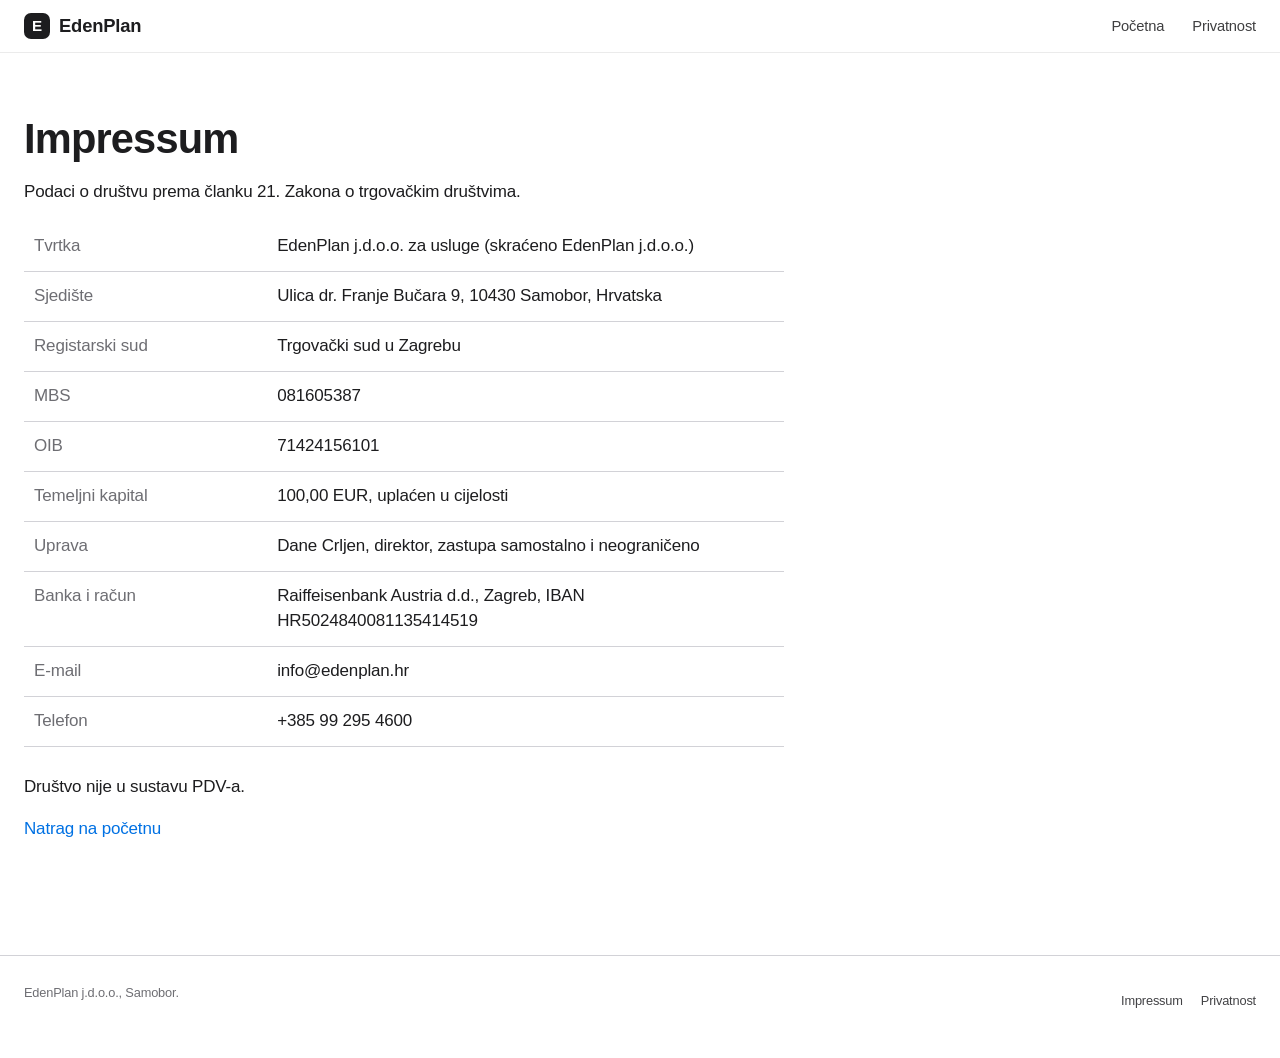
<file: impressum.html>
<!DOCTYPE html>
<html lang="hr">
<head>
  <meta charset="utf-8">
  <meta name="viewport" content="width=device-width, initial-scale=1">
  <title>Impressum | EdenPlan</title>
  <meta name="robots" content="noindex">
  <link rel="icon" href="favicon.svg" type="image/svg+xml">
  <link rel="stylesheet" href="style.css">
</head>
<body>
<header>
  <div class="wrap nav">
    <a class="brand" href="index.html"><span class="mark"><span>E</span></span>EdenPlan</a>
    <ul class="menu stalno"><li><a href="index.html">Početna</a></li><li><a href="privatnost.html">Privatnost</a></li></ul>
  </div>
</header>

<div class="wrap page">
  <h1>Impressum</h1>
  <p>Podaci o društvu prema članku 21. Zakona o trgovačkim društvima.</p>
  <table>
    <tr><td>Tvrtka</td><td>EdenPlan j.d.o.o. za usluge (skraćeno EdenPlan j.d.o.o.)</td></tr>
    <tr><td>Sjedište</td><td>Ulica dr. Franje Bučara 9, 10430 Samobor, Hrvatska</td></tr>
    <tr><td>Registarski sud</td><td>Trgovački sud u Zagrebu</td></tr>
    <tr><td>MBS</td><td>081605387</td></tr>
    <tr><td>OIB</td><td>71424156101</td></tr>
    <tr><td>Temeljni kapital</td><td>100,00 EUR, uplaćen u cijelosti</td></tr>
    <tr><td>Uprava</td><td>Dane Crljen, direktor, zastupa samostalno i neograničeno</td></tr>
    <tr><td>Banka i račun</td><td>Raiffeisenbank Austria d.d., Zagreb, IBAN HR5024840081135414519</td></tr>
    <tr><td>E-mail</td><td>info@edenplan.hr</td></tr>
    <tr><td>Telefon</td><td>+385 99 295 4600</td></tr>
  </table>
  <p>Društvo nije u sustavu PDV-a.</p>
  <p><a href="index.html">Natrag na početnu</a></p>
</div>

<footer>
  <div class="wrap row">
    <div>EdenPlan j.d.o.o., Samobor.</div>
    <div class="links"><a href="impressum.html">Impressum</a><a href="privatnost.html">Privatnost</a></div>
  </div>
</footer>
</body>
</html>
</file>
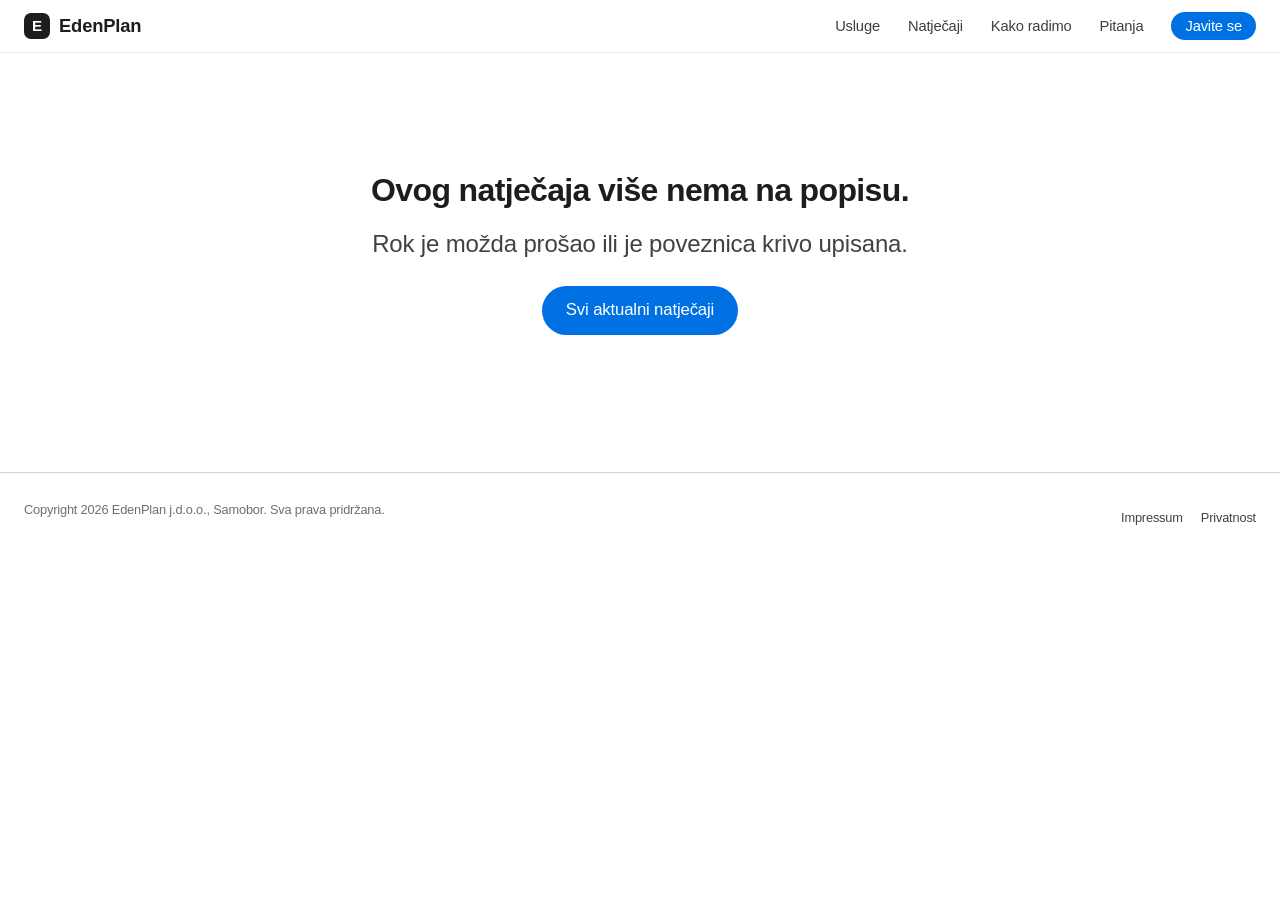
<file: natjecaj.html>
<!DOCTYPE html>
<html lang="hr">
<head>
  <meta charset="utf-8">
  <meta name="viewport" content="width=device-width, initial-scale=1">
  <title>Natječaj | EdenPlan</title>
  <meta name="description" content="Detalji natječaja: tko se može prijaviti, koliko, do kada i što se financira. EdenPlan, savjetovanje za EU i nacionalne potpore.">
  <meta property="og:type" content="article">
  <meta property="og:image" content="https://edenplan.hr/og-slika.png">
  <link rel="icon" href="favicon.svg" type="image/svg+xml">
  <link rel="apple-touch-icon" href="apple-touch-icon.png">
  <link rel="stylesheet" href="style.css">
  <link rel="stylesheet" href="scene.css">
  <script>document.documentElement.classList.add('js');</script>
  <script src="ikone.js"></script>
  <script src="scene.js"></script>
  <script src="zajednicko.js"></script>
</head>
<body>
<header>
  <div class="wrap nav">
    <a class="brand" href="index.html"><span class="mark">E</span>EdenPlan</a>
    <button class="burger" aria-label="Izbornik" aria-controls="menu" aria-expanded="false"><span></span><span></span><span></span></button>
    <ul class="menu" id="menu">
      <li><a href="index.html#usluge">Usluge</a></li>
      <li><a href="natjecaji.html">Natječaji</a></li>
      <li><a href="index.html#kako">Kako radimo</a></li>
      <li><a href="index.html#pitanja">Pitanja</a></li>
      <li><a class="pill" href="index.html#kontakt">Javite se</a></li>
    </ul>
  </div>
</header>

<main id="glavno">
  <div class="wrap np-nema" id="ucitavanje"><p class="sub">Učitavam natječaj…</p></div>
</main>

<footer>
  <div class="wrap row">
    <div>Copyright 2026 EdenPlan j.d.o.o., Samobor. Sva prava pridržana.</div>
    <div><a href="impressum.html">Impressum</a><a href="privatnost.html">Privatnost</a></div>
  </div>
</footer>

<script>
  // Stranica jednog natječaja: natjecaj.html?id=<id> (id iz pozivi.json). Scena, odbrojavanje, detalji, upit, srodni natječaji.
  (function () {
    var glavno = document.getElementById('glavno'), e = NAT.esc;
    var id = new URLSearchParams(location.search).get('id') || '';
    function nema() {
      glavno.innerHTML = '<div class="wrap np-nema"><h1 style="font-size:2rem">Ovog natječaja više nema na popisu.</h1><p class="sub">Rok je možda prošao ili je poveznica krivo upisana.</p><p style="margin-top:26px"><a class="btn" href="natjecaji.html">Svi aktualni natječaji</a></p></div>';
      document.title = 'Natječaj nije pronađen | EdenPlan';
    }
    function odbrojavanje(p) {
      if (p.status === 'najavljen') return '<div class="np-odbroj"><div class="v" style="font-size:2.4rem">Najava</div><div class="l">' + e(p.rok ? 'očekivani rok ' + NAT.datum(p.rok) : 'poziv još nije objavljen') + '</div></div>';
      if (!p.rok) return '<div class="np-odbroj"><div class="v" style="font-size:2.2rem">Otvoreno</div><div class="l">do iskorištenja sredstava</div></div>';
      var d = NAT.dana(p.rok), traka = '';
      if (/^\d{4}-\d{2}-\d{2}$/.test(p.objavljen || '') && p.objavljen < p.rok) {
        var ukupno = (new Date(p.rok) - new Date(p.objavljen)) / 864e5, proslo = Math.max(0, Math.min(ukupno, (NAT.danas - new Date(p.objavljen + 'T00:00:00')) / 864e5));
        traka = '<div class="np-traka"><i data-w="' + Math.round(100 * proslo / ukupno) + '"></i></div><div class="np-traka-l"><span>objava ' + NAT.datum(p.objavljen) + '</span><span>rok ' + NAT.datum(p.rok) + '</span></div>';
      }
      return '<div class="np-odbroj"><div class="v"><span class="num" data-to="' + Math.max(0, d) + '">0</span><small>' + (d <= 0 ? 'rok je danas' : NAT.rijecDan(d)) + '</small></div><div class="l">do roka ' + NAT.datum(p.rok) + (p.status === 'obustavljen' ? ', zaprimanje privremeno obustavljeno' : '') + '</div>' + traka + '</div>';
    }
    function prikazi(data) {
      var svi = data.pozivi.filter(NAT.aktivan), p = svi.filter(function (x) { return x.id === id; })[0];
      if (!p) return nema();
      var s = NAT.status(p), t = NAT.temaInfo(p);
      var koga = (p.za_koga || []).map(function (k) { return NAT.KOGA[k] || k; }).join(', ');
      var teme = (p.tema || []).map(function (k) { var T = window.IKONE && window.IKONE.T[k]; return T ? '<span style="--tb:' + T.b + '"><i></i>' + e(T.naziv) + '</span>' : ''; }).join('');
      var upit = 'mailto:info@edenplan.hr?subject=' + encodeURIComponent('Upit: ' + p.naziv) + '&body=' + encodeURIComponent('Pozdrav,\n\nzanima nas natječaj "' + p.naziv + '" (' + location.href + ').\n\nUkratko o nama i o tome što planiramo:\n\n');
      document.title = p.naziv + ' | EdenPlan';
      var md = document.querySelector('meta[name="description"]'); if (md) md.setAttribute('content', NAT.kratko(p.naziv + '. ' + (p.iznos || '') + '. ' + (p.rok_tekst || ''), 155));
      var can = document.createElement('link'); can.rel = 'canonical'; can.href = 'https://edenplan.hr/' + NAT.link(p); document.head.appendChild(can);
      // srodni: ista glavna tema ili ista ciljna skupina, po roku
      var srodni = svi.filter(function (x) { return x.id !== p.id; }).map(function (x) {
        var b = 0; if (NAT.temaInfo(x).k === t.k) b += 3; (x.tema || []).forEach(function (k) { if ((p.tema || []).indexOf(k) >= 0) b += 1; }); (x.za_koga || []).forEach(function (k) { if ((p.za_koga || []).indexOf(k) >= 0) b += 1; }); if (x.zemlja === p.zemlja) b += 0.5; if (x.status === 'najavljen') b -= 1; return { x: x, b: b };
      }).sort(function (a, b2) { return b2.b - a.b || NAT.poredaj(a.x, b2.x); }).slice(0, 3).map(function (z) { return z.x; });
      glavno.innerHTML =
        '<div class="wrap np-vrh">' +
          '<div class="np-put"><a href="natjecaji.html">Natječaji</a> &rsaquo; ' + e(t.naziv) + '</div>' +
          '<div class="np-scena reveal zoom">' + NAT.scena(p, 'np-hero') + '</div>' +
          '<div class="np-glava reveal"><div class="meta"><span class="st ' + s.c + '">' + s.t + '</span><span>' + (p.zemlja === 'EU' ? 'Program EU' : 'Hrvatska') + '</span><span>' + e(p.tijelo) + '</span></div>' +
          '<h1>' + e(p.naziv) + '</h1>' +
          '<p class="uvod">' + e(NAT.kratko(p.sto_financira || p.iznos, 260)) + '</p></div>' +
        '</div>' +
        '<div class="wrap np-tijelo">' +
          '<div>' +
            '<div class="np-cinjenice reveal">' +
              '<div><b>Koliko</b><span>' + e(p.iznos) + '</span></div>' +
              '<div><b>Rok</b><span>' + e(p.rok ? NAT.datum(p.rok) : (p.status === 'najavljen' ? 'najava' : 'do iskorištenja sredstava')) + '</span></div>' +
              '<div><b>Za koga</b><span>' + e(koga || 'vidi uvjete') + '</span></div>' +
              '<div><b>Tijelo i program</b><span>' + e(p.tijelo + (p.program ? ', ' + p.program : '')) + '</span></div>' +
            '</div>' +
            (p.sto_financira ? '<div class="np-odj reveal"><h2>Što se financira</h2><p>' + e(p.sto_financira) + '</p></div>' : '') +
            (p.za ? '<div class="np-odj reveal"><h2>Tko se može prijaviti</h2><p>' + e(p.za) + '</p></div>' : '') +
            '<div class="np-odj reveal"><h2>Koliko se može dobiti</h2><p>' + e(p.iznos) + '</p></div>' +
            (p.rok_tekst ? '<div class="np-odj reveal"><h2>Rok i način prijave</h2><p>' + e(p.rok_tekst) + '</p></div>' : '') +
            (teme ? '<div class="np-odj reveal"><h2>Teme</h2><div class="np-teme">' + teme + '</div></div>' : '') +
            '<p class="np-napomena">Podaci provjereni na službenim stranicama, stanje ' + e(data.stanje) + ' Tijela objavljuju izmjene i tumačenja, pa uvjete prije prijave ponovno provjeravamo u izvornoj dokumentaciji. Odluku o financiranju donosi isključivo nadležno tijelo.</p>' +
          '</div>' +
          '<aside class="np-bok reveal right">' + odbrojavanje(p) +
            '<a class="btn" href="' + e(upit) + '">Pitajte za ovaj natječaj</a>' +
            '<a class="btn sekundarni" href="' + e(p.link) + '" target="_blank" rel="noopener">Službena stranica</a>' +
            '<button class="np-dijeli" type="button" id="dijeli">Podijelite poveznicu</button>' +
            '<p class="np-napomena">Prvi razgovor i provjera prihvatljivosti su besplatni. Javljamo se u dva radna dana.</p>' +
          '</aside>' +
        '</div>' +
        (srodni.length ? '<section class="grey np-srodni"><div class="wrap"><h2 class="reveal">Srodni natječaji.</h2><div class="nk-mreza">' + srodni.map(NAT.kartica).join('') + '</div><p style="margin-top:24px"><a class="link" href="natjecaji.html' + (t.k ? '?tema=' + encodeURIComponent(t.k) : '') + '">Svi natječaji iz teme ' + e(t.naziv.toLowerCase()) + '</a></p></div></section>' : '');
      if (window.SCENE) SCENE.aktiviraj(glavno);
      var dij = document.getElementById('dijeli');
      dij.addEventListener('click', function () {
        if (navigator.share) { navigator.share({ title: p.naziv, url: location.href }).catch(function () {}); return; }
        var gotovo = function () { dij.textContent = 'Poveznica je kopirana'; setTimeout(function () { dij.textContent = 'Podijelite poveznicu'; }, 2200); };
        if (navigator.clipboard) navigator.clipboard.writeText(location.href).then(gotovo, gotovo); else gotovo();
      });
      otkrij();
    }
    function broji(el) {
      var to = parseInt(el.getAttribute('data-to'), 10) || 0, start = null, reduce = window.matchMedia && matchMedia('(prefers-reduced-motion: reduce)').matches;
      if (reduce || to < 2) { el.textContent = to; return; }
      function step(ts) { if (!start) start = ts; var q = Math.min((ts - start) / 1200, 1); el.textContent = Math.round(to * (1 - Math.pow(1 - q, 3))); if (q < 1) requestAnimationFrame(step); }
      requestAnimationFrame(step);
    }
    function otkrij() {
      var els = document.querySelectorAll('.reveal');
      var pokazi = function (x) { x.classList.add('in'); x.querySelectorAll('.num').forEach(broji); x.querySelectorAll('.np-traka i').forEach(function (i) { i.style.width = i.getAttribute('data-w') + '%'; }); };
      if (!('IntersectionObserver' in window)) { els.forEach(pokazi); return; }
      var io = new IntersectionObserver(function (en) { en.forEach(function (x) { if (x.isIntersecting) { pokazi(x.target); io.unobserve(x.target); } }); }, { threshold: .05 });
      els.forEach(function (x) { io.observe(x); });
    }
    if (!id) return nema();
    NAT.ucitaj().then(prikazi).catch(function () { glavno.innerHTML = '<div class="wrap np-nema"><p class="sub">Natječaj se trenutno ne može učitati. Pokušajte ponovno ili nam se javite na info@edenplan.hr.</p></div>'; });
  })();
</script>
</body>
</html>
</file>
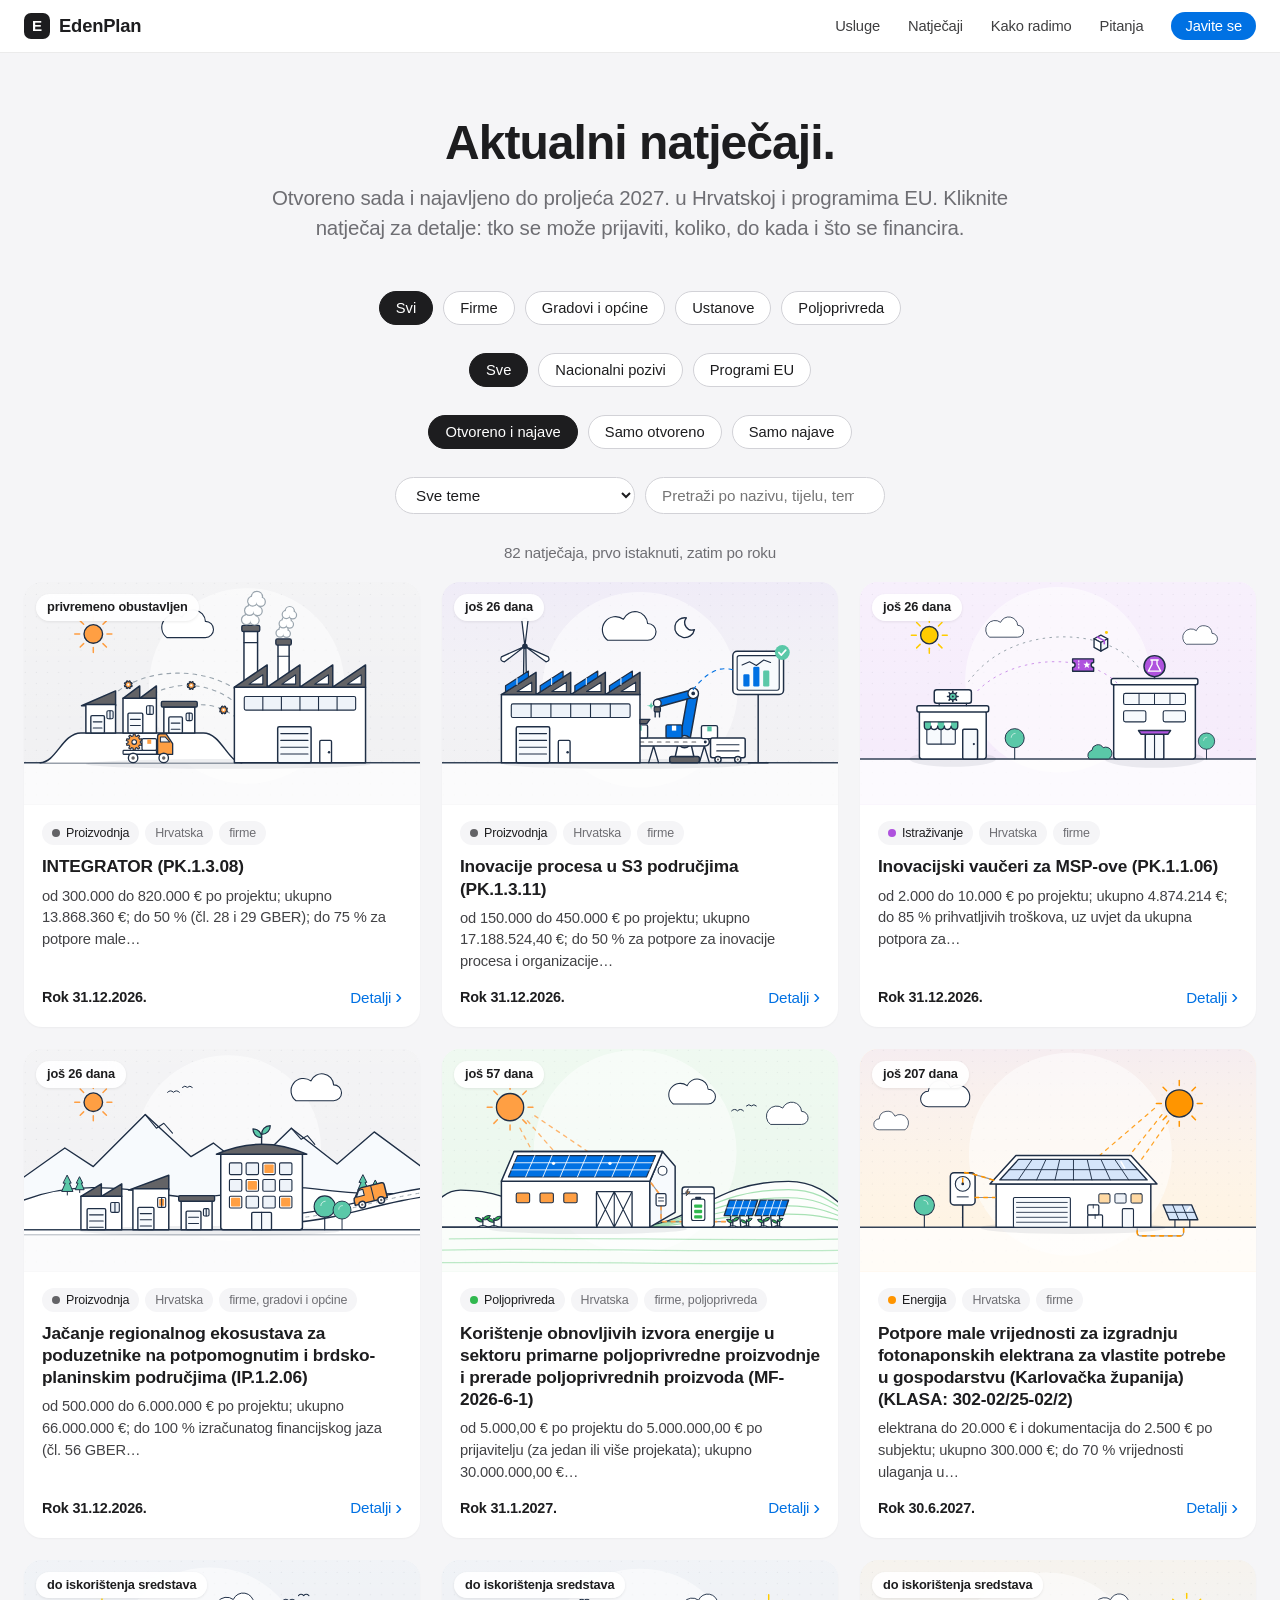
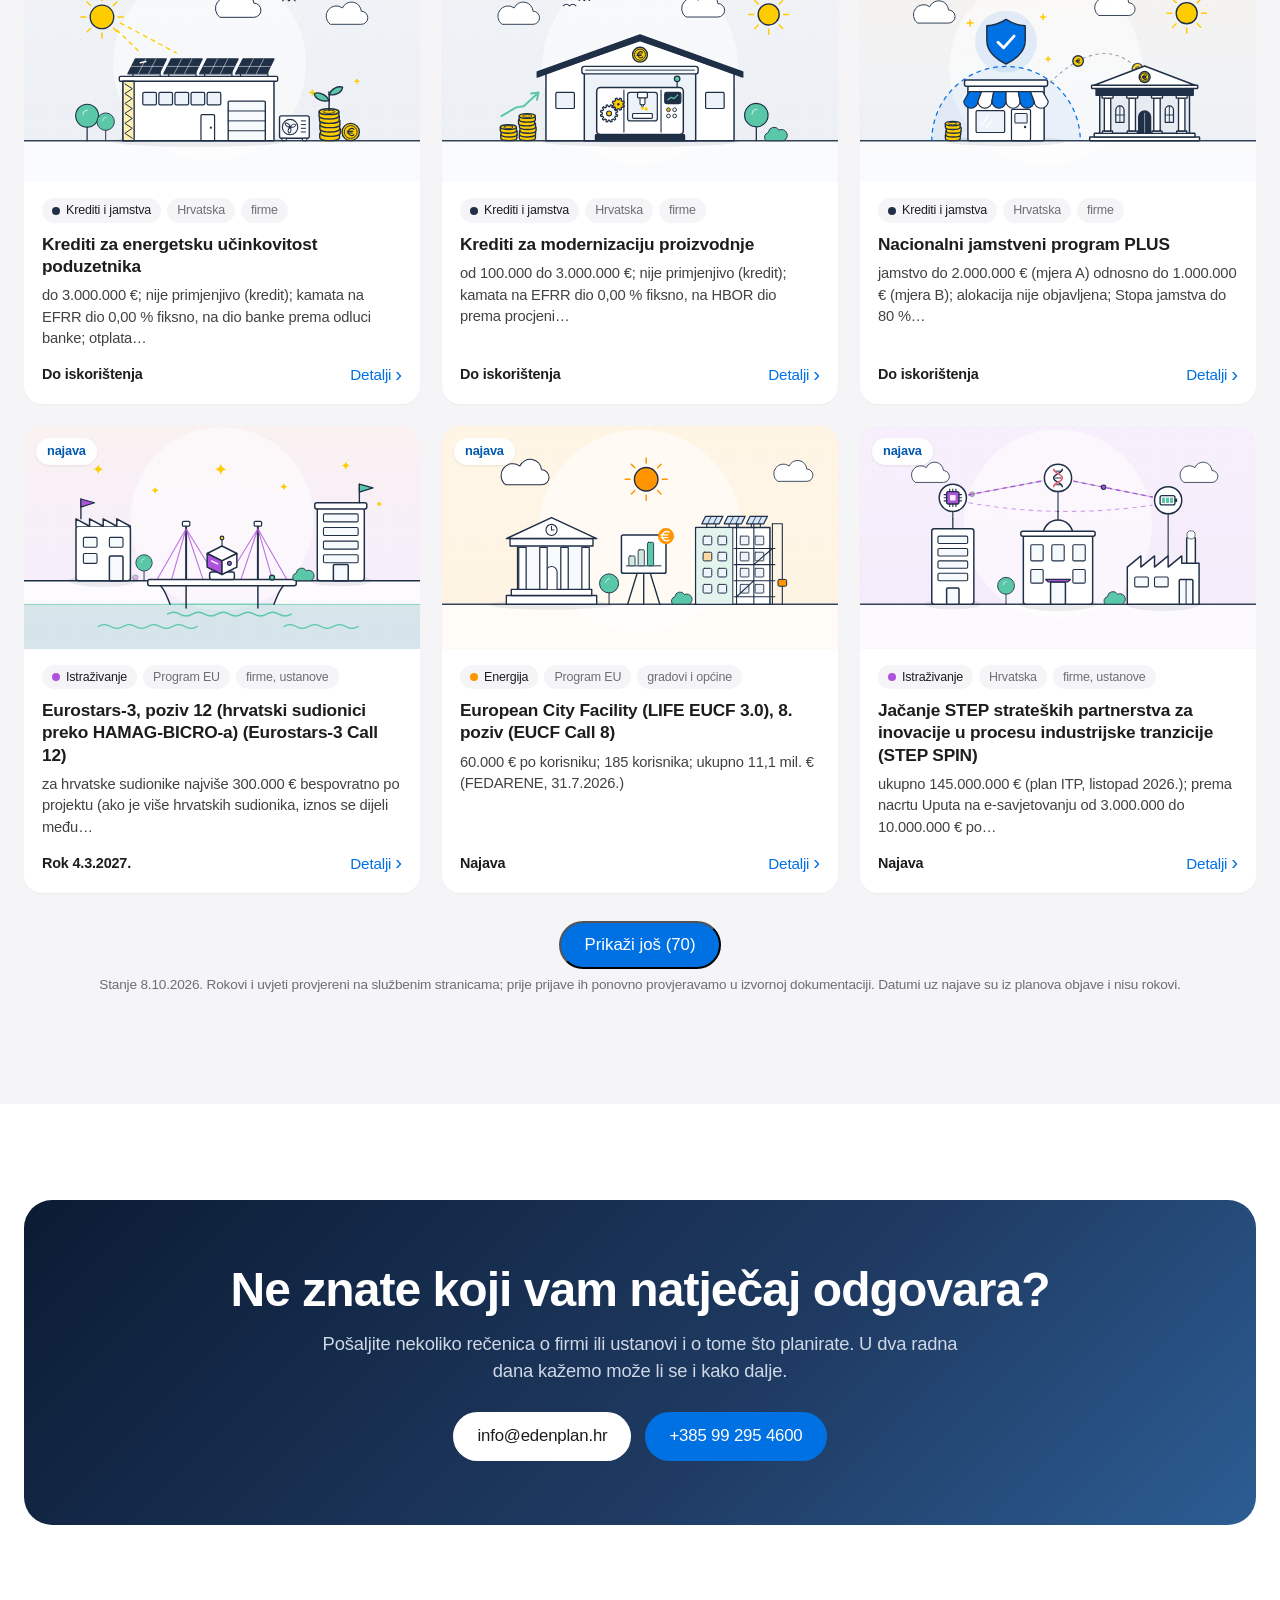
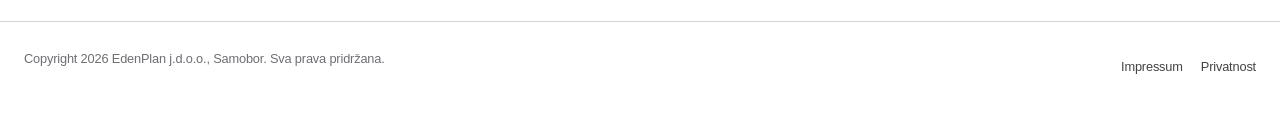
<file: natjecaji.html>
<!DOCTYPE html>
<html lang="hr">
<head>
  <meta charset="utf-8">
  <meta name="viewport" content="width=device-width, initial-scale=1">
  <title>Aktualni natječaji | EdenPlan</title>
  <meta name="description" content="Otvoreni i najavljeni natječaji za bespovratna sredstva i povoljne kredite u Hrvatskoj i programima EU: za firme, gradove, općine i ustanove. Rokovi, iznosi, tko se može prijaviti.">
  <link rel="canonical" href="https://edenplan.hr/natjecaji.html">
  <meta property="og:title" content="Aktualni natječaji, EdenPlan">
  <meta property="og:description" content="Što je otvoreno sada i što dolazi: natječaji u Hrvatskoj i programima EU, s rokovima i iznosima.">
  <meta property="og:type" content="website">
  <meta property="og:url" content="https://edenplan.hr/natjecaji.html">
  <meta property="og:image" content="https://edenplan.hr/og-slika.png">
  <link rel="icon" href="favicon.svg" type="image/svg+xml">
  <link rel="apple-touch-icon" href="apple-touch-icon.png">
  <link rel="stylesheet" href="style.css">
  <link rel="stylesheet" href="scene.css">
  <script>document.documentElement.classList.add('js');</script>
  <script src="ikone.js"></script>
  <script src="scene.js"></script>
  <script src="zajednicko.js"></script>
</head>
<body>
<header>
  <div class="wrap nav">
    <a class="brand" href="index.html"><span class="mark">E</span>EdenPlan</a>
    <button class="burger" aria-label="Izbornik" aria-controls="menu" aria-expanded="false"><span></span><span></span><span></span></button>
    <ul class="menu" id="menu">
      <li><a href="index.html#usluge">Usluge</a></li>
      <li><a href="natjecaji.html">Natječaji</a></li>
      <li><a href="index.html#kako">Kako radimo</a></li>
      <li><a href="index.html#pitanja">Pitanja</a></li>
      <li><a class="pill" href="index.html#kontakt">Javite se</a></li>
    </ul>
  </div>
</header>

<section class="grey" style="padding-top:64px">
  <div class="wrap">
    <div class="head reveal">
      <h2>Aktualni natječaji.</h2>
      <p>Otvoreno sada i najavljeno do proljeća 2027. u Hrvatskoj i programima EU. Kliknite natječaj za detalje: tko se može prijaviti, koliko, do kada i što se financira.</p>
    </div>
    <div class="filters" id="f-koga">
      <button data-v="" class="on">Svi</button>
      <button data-v="firme">Firme</button>
      <button data-v="javna tijela">Gradovi i općine</button>
      <button data-v="ustanove">Ustanove</button>
      <button data-v="poljoprivreda">Poljoprivreda</button>
    </div>
    <div class="filters" id="f-zemlja">
      <button data-v="" class="on">Sve</button>
      <button data-v="Hrvatska">Nacionalni pozivi</button>
      <button data-v="EU">Programi EU</button>
    </div>
    <div class="filters" id="f-status">
      <button data-v="" class="on">Otvoreno i najave</button>
      <button data-v="otvoren">Samo otvoreno</button>
      <button data-v="najavljen">Samo najave</button>
    </div>
    <div class="filters trazi">
      <select id="tema" aria-label="Tema"><option value="">Sve teme</option></select>
      <input type="search" id="q" placeholder="Pretraži po nazivu, tijelu, temi">
    </div>
    <div class="brojac" id="brojac"></div>
    <div class="nk-mreza" id="lista"></div>
    <div class="center" style="margin-top:28px"><button class="btn" id="jos" style="display:none">Prikaži još</button></div>
    <p class="cnote" id="cnote"></p>
  </div>
</section>

<section id="kontakt">
  <div class="wrap">
    <div class="cta reveal zoom">
      <h2>Ne znate koji vam natječaj odgovara?</h2>
      <p>Pošaljite nekoliko rečenica o firmi ili ustanovi i o tome što planirate. U dva radna dana kažemo može li se i kako dalje.</p>
      <div class="row">
        <a class="btn light" href="mailto:info@edenplan.hr">info@edenplan.hr</a>
        <a class="btn" href="tel:+385992954600">+385 99 295 4600</a>
      </div>
    </div>
  </div>
</section>

<footer>
  <div class="wrap row">
    <div>Copyright 2026 EdenPlan j.d.o.o., Samobor. Sva prava pridržana.</div>
    <div><a href="impressum.html">Impressum</a><a href="privatnost.html">Privatnost</a></div>
  </div>
</footer>

<script>
  // Mreža natječaja iz pozivi.json s filtrima; pozivi s prošlim rokom se ne prikazuju; scene se animiraju samo dok su na ekranu.
  (function () {
    var svi = [], koga = '', zemlja = '', q = '', status = '', tema = '', KORAK = 12, granica = KORAK;
    var lista = document.getElementById('lista'), brojac = document.getElementById('brojac'), note = document.getElementById('cnote'), jos = document.getElementById('jos'), sel = document.getElementById('tema');
    // filtri iz adrese (npr. natjecaji.html?tema=energija&koga=firme) da se mogu dijeliti
    var u = new URLSearchParams(location.search);
    tema = u.get('tema') || ''; koga = u.get('koga') || ''; zemlja = u.get('zemlja') || ''; status = u.get('status') || ''; q = (u.get('q') || '').toLowerCase();
    function oznaci(id, v) { var box = document.getElementById(id); Array.prototype.forEach.call(box.children, function (b) { b.classList.toggle('on', b.getAttribute('data-v') === v); }); }
    oznaci('f-koga', koga); oznaci('f-zemlja', zemlja); oznaci('f-status', status); document.getElementById('q').value = q;
    function zapamti() { var p = new URLSearchParams(); if (tema) p.set('tema', tema); if (koga) p.set('koga', koga); if (zemlja) p.set('zemlja', zemlja); if (status) p.set('status', status); if (q) p.set('q', q); var s = p.toString(); history.replaceState(null, '', s ? '?' + s : location.pathname); }
    function prikazi() {
      var f = svi.filter(function (p) {
        if (zemlja && p.zemlja !== zemlja) return false;
        if (koga && !(p.za_koga || []).some(function (k) { return k === koga; })) return false;
        if (status === 'najavljen' && p.status !== 'najavljen') return false;
        if (status === 'otvoren' && p.status === 'najavljen') return false;
        if (tema && !(p.tema || []).some(function (t) { return t === tema; })) return false;
        if (q) { var s = (p.naziv + ' ' + p.tijelo + ' ' + (p.program || '') + ' ' + (p.tema || []).join(' ') + ' ' + (p.za || '') + ' ' + (p.sto_financira || '')).toLowerCase(); if (s.indexOf(q) < 0) return false; }
        return true;
      });
      lista.innerHTML = '';
      if (!f.length) { lista.innerHTML = '<div class="prazno" style="grid-column:1/-1">Nema natječaja za odabrani filtar. Javite se, pratimo najave.</div>'; brojac.textContent = ''; jos.style.display = 'none'; return; }
      var n = f.length, rijec = (n % 10 === 1 && n % 100 !== 11) ? ' natječaj' : ' natječaja';
      brojac.textContent = n + rijec + ', prvo istaknuti, zatim po roku';
      lista.innerHTML = f.slice(0, granica).map(NAT.kartica).join('');
      if (window.SCENE) SCENE.aktiviraj(lista);
      jos.style.display = n > granica ? 'inline-block' : 'none';
      jos.textContent = 'Prikaži još (' + Math.max(0, n - granica) + ')';
    }
    function uredi(data) {
      svi = data.pozivi.filter(NAT.aktivan).sort(NAT.poredaj);
      var teme = {}; svi.forEach(function (p) { (p.tema || []).forEach(function (t) { teme[t] = (teme[t] || 0) + 1; }); });
      Object.keys(teme).sort().forEach(function (t) { var o = document.createElement('option'); o.value = t; o.textContent = t.charAt(0).toUpperCase() + t.slice(1) + ' (' + teme[t] + ')'; if (t === tema) o.selected = true; sel.appendChild(o); });
      note.textContent = 'Stanje ' + data.stanje + ' Rokovi i uvjeti provjereni na službenim stranicama; prije prijave ih ponovno provjeravamo u izvornoj dokumentaciji. Datumi uz najave su iz planova objave i nisu rokovi.';
      prikazi();
    }
    NAT.ucitaj().then(uredi).catch(function () { lista.innerHTML = '<div class="prazno" style="grid-column:1/-1">Popis se trenutno ne može učitati. Javite se, poslat ćemo ga e-mailom.</div>'; });
    sel.addEventListener('change', function (e) { tema = e.target.value; granica = KORAK; zapamti(); prikazi(); });
    jos.addEventListener('click', function () { granica += KORAK; prikazi(); });
    ['f-koga', 'f-zemlja', 'f-status'].forEach(function (id) {
      var box = document.getElementById(id);
      box.addEventListener('click', function (e) {
        var b = e.target.closest('button'); if (!b) return;
        Array.prototype.forEach.call(box.children, function (x) { x.classList.remove('on'); }); b.classList.add('on');
        var v = b.getAttribute('data-v');
        if (id === 'f-koga') koga = v; else if (id === 'f-zemlja') zemlja = v; else status = v;
        granica = KORAK; zapamti(); prikazi();
      });
    });
    var tq; document.getElementById('q').addEventListener('input', function (e) { clearTimeout(tq); var v = e.target.value.trim().toLowerCase(); tq = setTimeout(function () { q = v; granica = KORAK; zapamti(); prikazi(); }, 180); });
    var els = document.querySelectorAll('.reveal');
    if ('IntersectionObserver' in window) { var io = new IntersectionObserver(function (en) { en.forEach(function (x) { if (x.isIntersecting) { x.target.classList.add('in'); io.unobserve(x.target); } }); }, { threshold: .05 }); els.forEach(function (e) { io.observe(e); }); }
    else { els.forEach(function (e) { e.classList.add('in'); }); }
  })();
</script>
</body>
</html>
</file>
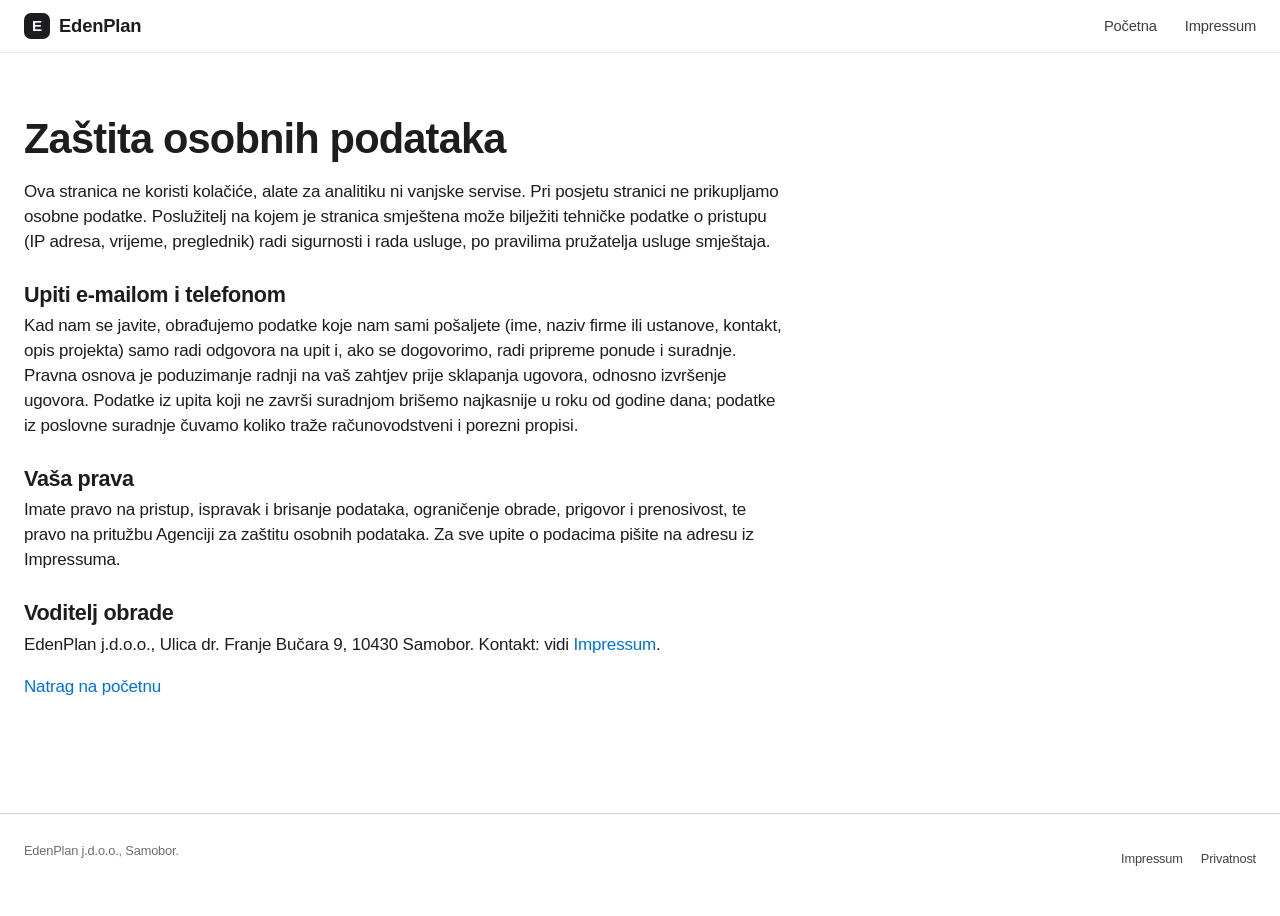
<file: privatnost.html>
<!DOCTYPE html>
<html lang="hr">
<head>
  <meta charset="utf-8">
  <meta name="viewport" content="width=device-width, initial-scale=1">
  <title>Privatnost | EdenPlan</title>
  <meta name="robots" content="noindex">
  <link rel="icon" href="favicon.svg" type="image/svg+xml">
  <link rel="stylesheet" href="style.css">
</head>
<body>
<header>
  <div class="wrap nav">
    <a class="brand" href="index.html"><span class="mark"><span>E</span></span>EdenPlan</a>
    <ul class="menu stalno"><li><a href="index.html">Početna</a></li><li><a href="impressum.html">Impressum</a></li></ul>
  </div>
</header>

<div class="wrap page">
  <h1>Zaštita osobnih podataka</h1>
  <p>Ova stranica ne koristi kolačiće, alate za analitiku ni vanjske servise. Pri posjetu stranici ne prikupljamo osobne podatke. Poslužitelj na kojem je stranica smještena može bilježiti tehničke podatke o pristupu (IP adresa, vrijeme, preglednik) radi sigurnosti i rada usluge, po pravilima pružatelja usluge smještaja.</p>

  <h3>Upiti e-mailom i telefonom</h3>
  <p>Kad nam se javite, obrađujemo podatke koje nam sami pošaljete (ime, naziv firme ili ustanove, kontakt, opis projekta) samo radi odgovora na upit i, ako se dogovorimo, radi pripreme ponude i suradnje. Pravna osnova je poduzimanje radnji na vaš zahtjev prije sklapanja ugovora, odnosno izvršenje ugovora. Podatke iz upita koji ne završi suradnjom brišemo najkasnije u roku od godine dana; podatke iz poslovne suradnje čuvamo koliko traže računovodstveni i porezni propisi.</p>

  <h3>Vaša prava</h3>
  <p>Imate pravo na pristup, ispravak i brisanje podataka, ograničenje obrade, prigovor i prenosivost, te pravo na pritužbu Agenciji za zaštitu osobnih podataka. Za sve upite o podacima pišite na adresu iz Impressuma.</p>

  <h3>Voditelj obrade</h3>
  <p>EdenPlan j.d.o.o., Ulica dr. Franje Bučara 9, 10430 Samobor. Kontakt: vidi <a href="impressum.html">Impressum</a>.</p>
  <p><a href="index.html">Natrag na početnu</a></p>
</div>

<footer>
  <div class="wrap row">
    <div>EdenPlan j.d.o.o., Samobor.</div>
    <div class="links"><a href="impressum.html">Impressum</a><a href="privatnost.html">Privatnost</a></div>
  </div>
</footer>
</body>
</html>
</file>
<file: style.css>
/* EdenPlan, web stranica. Uzor: apple.com (tipografija, bjelina, pločice, otkrivanje na pomak). Bez vanjskih fontova, kolačića i analitike. */
:root {
  --ink: #1d1d1f;
  --ink-2: #424245;
  --muted: #6e6e73;
  --line: #d2d2d7;
  --bg: #ffffff;
  --bg-2: #f5f5f7;
  --tile: #ffffff;
  --accent: #0071e3;
  --accent-dark: #0058b0;
  --dark: #000000;
  --dark-2: #161617;
  --max: 1400px;
  --radius: 18px;
  --ease: cubic-bezier(.2, .65, .3, 1);
}
* { box-sizing: border-box; }
html { scroll-behavior: smooth; -webkit-text-size-adjust: 100%; }
html, body { overflow-x: clip; }
[id] { scroll-margin-top: 64px; }
body {
  margin: 0; color: var(--ink); background: var(--bg);
  font-family: -apple-system, BlinkMacSystemFont, "SF Pro Text", "Helvetica Neue", Helvetica, Arial, sans-serif;
  font-size: 17px; line-height: 1.47; letter-spacing: -.01em;
  -webkit-font-smoothing: antialiased;
}
a { color: var(--accent); text-decoration: none; }
a:hover { text-decoration: underline; }
h1, h2, h3 { margin: 0; color: var(--ink); line-height: 1.08; letter-spacing: -.02em; font-weight: 700; }
h1 { font-size: clamp(2.4rem, 6vw, 4.4rem); }
h2 { font-size: clamp(1.9rem, 4.2vw, 3rem); }
h3 { font-size: 1.35rem; letter-spacing: -.015em; }
p { margin: 0 0 1em; }
.wrap { max-width: var(--max); margin: 0 auto; padding: 0 24px; }
.center { text-align: center; }
.eyebrow { display: block; color: var(--accent); font-weight: 600; font-size: 1rem; margin-bottom: 14px; letter-spacing: 0; }
.sub { font-size: clamp(1.15rem, 2vw, 1.5rem); color: var(--ink-2); line-height: 1.35; max-width: 720px; margin: 20px auto 0; }
.link { display: inline-flex; align-items: center; gap: 4px; font-size: 1.15rem; font-weight: 500; }
.link::after { content: "\203A"; font-size: 1.35em; line-height: 1; position: relative; top: -1px; transition: transform .25s var(--ease); }
.link:hover { text-decoration: none; }
.link:hover::after { transform: translateX(3px); }
.btn { display: inline-block; padding: 12px 24px; border-radius: 980px; background: var(--accent); color: #fff; font-weight: 500; font-size: 1.05rem; transition: background .25s var(--ease), transform .25s var(--ease); }
.btn:hover { background: var(--accent-dark); text-decoration: none; transform: translateY(-1px); }
.btn.light { background: #fff; color: var(--ink); }
.btn.light:hover { background: #e8e8ed; }

/* zaglavlje */
header { position: sticky; top: 0; z-index: 20; background: rgba(255,255,255,.72); -webkit-backdrop-filter: saturate(180%) blur(20px); backdrop-filter: saturate(180%) blur(20px); border-bottom: 1px solid rgba(0,0,0,.08); }
.nav { display: flex; align-items: center; justify-content: space-between; height: 52px; }
.brand { display: flex; align-items: center; gap: 9px; color: var(--ink); font-weight: 600; font-size: 1.15rem; letter-spacing: -.01em; }
.brand:hover { text-decoration: none; }
.brand .mark { width: 26px; height: 26px; border-radius: 7px; background: var(--ink); color: #fff; display: inline-flex; align-items: center; justify-content: center; font-weight: 700; font-size: .95rem; }
.menu { display: flex; align-items: center; gap: 28px; list-style: none; margin: 0; padding: 0; }
.menu a { color: var(--ink); font-size: .92rem; font-weight: 400; opacity: .85; transition: opacity .2s; }
.menu a:hover { opacity: 1; text-decoration: none; }
.menu .pill { background: var(--accent); color: #fff; padding: 6px 14px; border-radius: 980px; font-weight: 500; opacity: 1; }
.menu .pill:hover { background: var(--accent-dark); }
.burger { display: none; background: none; border: 0; cursor: pointer; padding: 12px 8px; margin-right: -8px; }
.burger span { display: block; width: 20px; height: 2px; border-radius: 2px; background: var(--ink); transition: transform .3s var(--ease), opacity .2s var(--ease); }
.burger span + span { margin-top: 5px; }
.burger.open span:nth-child(1) { transform: translateY(7px) rotate(45deg); }
.burger.open span:nth-child(2) { opacity: 0; }
.burger.open span:nth-child(3) { transform: translateY(-7px) rotate(-45deg); }
/* dodir bez čekanja i bez zumiranja dvostrukim dodirom */
a, button { touch-action: manipulation; }

/* uvod */
.hero { position: relative; overflow: hidden; padding: 120px 0 96px; text-align: center; background: var(--bg); }
.hero .glowwrap { position: absolute; inset: 0; z-index: 0; pointer-events: none; transition: transform .9s var(--ease); }
.hero .glow { position: absolute; inset: -20% -10% auto -10%; height: 120%; pointer-events: none; z-index: 0;
  background:
    radial-gradient(600px 400px at 20% 20%, rgba(0,113,227,.14), transparent 60%),
    radial-gradient(700px 420px at 80% 10%, rgba(64,200,224,.16), transparent 60%),
    radial-gradient(500px 380px at 55% 90%, rgba(255,184,77,.12), transparent 60%);
  animation: drift 18s ease-in-out infinite alternate; }
.hero .wrap { position: relative; z-index: 1; }
.hero h1 { max-width: 900px; margin: 0 auto; }
.hero .links { display: flex; gap: 28px; justify-content: center; flex-wrap: wrap; margin-top: 28px; }
.hero .cue { margin-top: 64px; color: var(--muted); font-size: .85rem; }
.hero .cue span { display: block; width: 20px; height: 20px; margin: 8px auto 0; border-right: 2px solid var(--line); border-bottom: 2px solid var(--line); transform: rotate(45deg); animation: bob 2.2s ease-in-out infinite; }
@keyframes drift { from { transform: translate3d(0,0,0) scale(1); } to { transform: translate3d(-3%, 2%, 0) scale(1.06); } }
@keyframes bob { 0%, 100% { transform: rotate(45deg) translate(0,0); opacity: .6; } 50% { transform: rotate(45deg) translate(4px,4px); opacity: 1; } }

/* odjeljci */
section { padding: 96px 0; }
section.grey { background: var(--bg-2); }
section.dark { background: var(--dark); color: #f5f5f7; }
section.dark h2, section.dark h3 { color: #f5f5f7; }
section.dark p { color: #a1a1a6; }
.head { max-width: 760px; margin: 0 auto 48px; text-align: center; }
.head p { font-size: clamp(1.05rem, 1.6vw, 1.3rem); color: var(--muted); margin-top: 14px; }

/* pločice */
.tiles { display: grid; gap: 18px; }
.tiles.three { grid-template-columns: repeat(3, 1fr); }
.tiles.two { grid-template-columns: repeat(2, 1fr); }
.tile { background: var(--tile); border-radius: var(--radius); padding: 34px 30px; box-shadow: 0 1px 2px rgba(0,0,0,.04); transition: transform .45s var(--ease), box-shadow .45s var(--ease); }
.tile:hover { transform: translateY(-5px); box-shadow: 0 18px 40px rgba(0,0,0,.08); }
.tile .n { display: inline-block; font-size: 2.6rem; font-weight: 700; letter-spacing: -.03em; color: var(--accent); line-height: 1; margin-bottom: 14px; }
.tile h3 { margin-bottom: 10px; }
.tile p { color: var(--ink-2); margin: 0; font-size: 1rem; }
section.grey .tile { background: #fff; }
section:not(.grey):not(.dark) .tile { background: var(--bg-2); box-shadow: none; }
.tile.big { padding: 44px 40px; }
.tile.big h3 { font-size: 1.7rem; }
.tile.big p { font-size: 1.08rem; }

/* kako radimo, tamno */
.rules { display: grid; grid-template-columns: 1fr; gap: 0; max-width: 860px; margin: 0 auto; }
.rule { display: grid; grid-template-columns: 110px 1fr; gap: 24px; align-items: start; padding: 34px 0; border-top: 1px solid rgba(255,255,255,.14); }
.rule:last-child { border-bottom: 1px solid rgba(255,255,255,.14); }
.rule .big { font-size: clamp(2.6rem, 6vw, 4rem); font-weight: 700; letter-spacing: -.04em; line-height: 1; color: #fff; }
.rule h3 { font-size: 1.45rem; margin-bottom: 6px; }
.rule p { font-size: 1.05rem; margin: 0; }

/* traka s porukom */
.band { padding: 72px 0; text-align: center; }
.band h2 { max-width: 880px; margin: 0 auto; font-size: clamp(1.7rem, 3.6vw, 2.6rem); }
.band p { color: var(--muted); margin-top: 16px; font-size: 1.15rem; }

/* o meni */
.about { display: grid; grid-template-columns: 1.15fr .85fr; gap: 56px; align-items: start; }
.about p { font-size: 1.1rem; color: var(--ink-2); }
.about .quote { background: var(--bg-2); border-radius: var(--radius); padding: 34px; }
.about .quote strong { display: block; font-size: 1.3rem; letter-spacing: -.015em; margin-bottom: 10px; color: var(--ink); }
.about ul { padding-left: 1.1em; margin: 16px 0 0; color: var(--ink-2); }
.about li { margin-bottom: .5em; }
.placeholder { background: #fff6e0; border: 1px dashed #e0a43a; border-radius: 6px; padding: 1px 7px; color: #7a4a00; font-size: .92rem; }

/* kontakt */
.cta { background: linear-gradient(135deg, #0b1b33 0%, #1f3b63 60%, #2c5d93 100%); color: #fff; border-radius: 28px; padding: 64px 40px; text-align: center; }
.cta h2 { color: #fff; }
.cta p { color: #cfd8e6; font-size: 1.15rem; max-width: 640px; margin: 14px auto 28px; }
.cta .row { display: flex; gap: 14px; justify-content: center; flex-wrap: wrap; }
.cta .meta { margin-top: 28px; color: #aab7c9; font-size: .95rem; }
.cta .meta a { color: #fff; }

/* podnožje */
footer { padding: 28px 0 40px; color: var(--muted); font-size: .8rem; border-top: 1px solid var(--line); }
footer .row { display: flex; justify-content: space-between; gap: 12px; flex-wrap: wrap; }
footer a { color: var(--ink-2); margin-left: 18px; display: inline-block; padding: 8px 0; }

/* podstranice */
/* samo gore i dolje: skraćeni oblik padding bi poništio bočni razmak klase .wrap (na mobitelu tekst do ruba) */
.page { padding-top: 64px; padding-bottom: 96px; }
.page > * { max-width: 760px; }
.page h1 { font-size: clamp(1.9rem, 4vw, 2.6rem); margin-bottom: 18px; }
.page h3 { margin: 28px 0 8px; }
.page table { border-collapse: collapse; width: 100%; max-width: 760px; margin: 16px 0 28px; }
.page td { border-bottom: 1px solid var(--line); padding: 12px 10px; vertical-align: top; overflow-wrap: anywhere; }
.page td:first-child { color: var(--muted); width: 32%; }

/* vrtuljak aktualnih poziva (uzor: apple.com, donji vrtuljak s pločicama) */
.slide { flex: 0 0 auto; width: min(430px, 84vw); scroll-snap-align: center; background: #fff; border-radius: var(--radius); padding: 28px 28px 24px; display: flex; flex-direction: column; min-height: 330px; box-shadow: 0 1px 2px rgba(0,0,0,.04); transition: transform .45s var(--ease), box-shadow .45s var(--ease); }
.slide:hover { transform: translateY(-4px); box-shadow: 0 18px 40px rgba(0,0,0,.08); }
.slide .tag { display: flex; justify-content: space-between; align-items: center; gap: 10px; font-size: .82rem; color: var(--muted); margin-bottom: 14px; }
.slide .tag .cnt { font-weight: 600; color: var(--ink); background: var(--bg-2); border-radius: 980px; padding: 3px 10px; white-space: nowrap; }
.slide .tag .cnt.hot { background: #fff1e6; color: #b3410f; }
.slide h3 { font-size: 1.3rem; margin-bottom: 12px; }
.slide .fact { font-size: .97rem; color: var(--ink-2); margin: 0 0 6px; }
.slide .fact b { color: var(--ink); font-weight: 600; }
.slide .rok { margin-top: auto; padding-top: 14px; font-size: .95rem; color: var(--ink); }
.slide .acts { display: flex; gap: 14px; margin-top: 14px; flex-wrap: wrap; align-items: center; }
.slide .acts .btn { padding: 8px 16px; font-size: .92rem; }
.slide .acts .link { font-size: .95rem; }
.cnote { text-align: center; color: var(--muted); font-size: .85rem; margin-top: 6px; padding: 0 24px; }
/* mjesto za traku rezervirano unaprijed (izmjereno 561 px, na mobitelu 506 px), da se sadržaj ispod ne pomakne kad se kartice učitaju */
.vtraka { min-height: 550px; overflow: hidden; padding: 6px 0 22px; -webkit-mask-image: linear-gradient(90deg, transparent, #000 4%, #000 96%, transparent); mask-image: linear-gradient(90deg, transparent, #000 4%, #000 96%, transparent); }
.vtraka .vt { display: flex; width: max-content; animation: slide var(--vt-t, 150s) linear infinite; }
.vtraka:hover .vt, .vtraka:focus-within .vt { animation-play-state: paused; }
/* razmak marginom, ne gapom: tada je pola trake točno jedan krug kartica i povratak na početak se ne vidi */
.vtraka .slide { flex: 0 0 auto; width: 360px; margin-right: 18px; scroll-snap-align: none; }
/* kartice u traci jednake visine: tijelo do 2 retka, naslov do 3, iznos do 3 (cijeli tekst je na stranici natječaja) */
.vtraka .slide .tag span, .vtraka .slide h3, .vtraka .slide .fact { display: -webkit-box; -webkit-box-orient: vertical; overflow: hidden; }
.vtraka .slide .tag span { -webkit-line-clamp: 2; line-clamp: 2; }
.vtraka .slide h3, .vtraka .slide .fact { -webkit-line-clamp: 3; line-clamp: 3; }
@media (prefers-reduced-motion: reduce) { .vtraka { overflow-x: auto; } .vtraka .vt { animation: none; } }
.cempty { text-align: center; color: var(--muted); padding: 40px 0; }

/* uvod u dva stupca s ilustracijom; točkasta mreža i lebdeće točke u pozadini (uzor: pjr.hr) */
.hero.split { text-align: left; padding: 72px 0 64px; background-image: radial-gradient(rgba(0,0,0,.09) 1px, transparent 1.2px); background-size: 26px 26px; }
.hero.split .grid { display: grid; grid-template-columns: 1.05fr .95fr; gap: 40px; align-items: center; position: relative; z-index: 1; }
.hero.split h1 { font-size: clamp(2.2rem, 4.6vw, 3.6rem); margin: 0; }
.hero.split .sub { margin: 18px 0 0; }
.hero.split .links { justify-content: flex-start; }
.hero.split .cue { text-align: center; margin-top: 40px; }
.dots-bg { position: absolute; inset: 0; z-index: 0; pointer-events: none; overflow: hidden; }
.dots-bg i { position: absolute; width: 14px; height: 14px; border-radius: 50%; filter: blur(1.5px); opacity: .55; animation: lebdi var(--t, 9s) ease-in-out infinite alternate; }
@keyframes lebdi { from { transform: translate3d(0, 0, 0); } to { transform: translate3d(var(--dx, 10px), var(--dy, -22px), 0); } }

/* animirane ilustracije (inline SVG, bez biblioteka) */
.ill { width: 100%; max-width: 520px; height: auto; display: block; margin: 0 auto; }
.ill .ln { fill: none; stroke: #1f2f46; stroke-width: 2.2; stroke-linecap: round; stroke-linejoin: round; }
.ill .fl { fill: #ffffff; }
.ill .acc { fill: #0071e3; }
.ill .soft { fill: #e9f2fc; }
.bob { animation: bob2 3.6s ease-in-out infinite; }
.bob.slow { animation-duration: 5.5s; }
@keyframes bob2 { 0%, 100% { transform: translateY(0); } 50% { transform: translateY(-9px); } }
.spin { transform-box: fill-box; transform-origin: center; animation: spin 9s linear infinite; }
@keyframes spin { to { transform: rotate(360deg); } }
.grow { transform-box: fill-box; transform-origin: bottom; animation: grow 2.4s var(--ease) infinite alternate; }
@keyframes grow { from { transform: scaleY(.35); } to { transform: scaleY(1); } }
.type { stroke-dasharray: 100; stroke-dashoffset: 100; animation: type 3s var(--ease) infinite; }
@keyframes type { 0% { stroke-dashoffset: 100; } 45% { stroke-dashoffset: 0; } 80% { stroke-dashoffset: 0; } 100% { stroke-dashoffset: 100; } }
.cloud { animation: cloud 14s ease-in-out infinite alternate; }
@keyframes cloud { from { transform: translateX(-30px); } to { transform: translateX(30px); } }
.flame { transform-box: fill-box; transform-origin: top; animation: flame .35s ease-in-out infinite alternate; }
@keyframes flame { from { transform: scaleY(.7); opacity: .85; } to { transform: scaleY(1.15); opacity: 1; } }
.lift { animation: lift 4s ease-in-out infinite; }
@keyframes lift { 0%, 100% { transform: translateY(0); } 50% { transform: translateY(-14px); } }
.puff { transform-box: fill-box; transform-origin: center; animation: puff 2.2s ease-out infinite; }
@keyframes puff { 0% { transform: scale(.4); opacity: 0; } 30% { opacity: .9; } 100% { transform: scale(1.5); opacity: 0; } }
.tw { animation: tw 2.6s ease-in-out infinite; }
@keyframes tw { 0%, 100% { opacity: .25; } 50% { opacity: 1; } }
.sway { transform-box: fill-box; transform-origin: top center; animation: sway 4.5s ease-in-out infinite alternate; }
@keyframes sway { from { transform: rotate(-2deg); } to { transform: rotate(2deg); } }
.intro2 { display: grid; grid-template-columns: 1fr 1fr; gap: 40px; align-items: center; margin-bottom: 40px; }
.intro2 .head { text-align: left; margin: 0; }
section.dark .ill .ln { stroke: #e8eaf0; }
section.dark .ill .fl { fill: #161617; }
section.dark .ill .soft { fill: #26282c; }

/* riječ koja se mijenja u uvodu */
.rot { display: inline-block; position: relative; vertical-align: bottom; color: var(--ink); font-weight: 600; min-width: 1ch; }
.rot .w { display: inline-block; transition: opacity .45s var(--ease), transform .45s var(--ease); }
.rot .w.out { opacity: 0; transform: translateY(-14px); }
.rot .w.pre { opacity: 0; transform: translateY(14px); transition: none; }

/* traka s programima */
.marquee { overflow: hidden; border-top: 1px solid var(--line); border-bottom: 1px solid var(--line); background: #fff; padding: 14px 0; -webkit-mask-image: linear-gradient(90deg, transparent, #000 8%, #000 92%, transparent); mask-image: linear-gradient(90deg, transparent, #000 8%, #000 92%, transparent); }
.marquee .mt { display: flex; gap: 0; width: max-content; animation: slide 46s linear infinite; }
.marquee:hover .mt { animation-play-state: paused; }
.marquee .mt span { display: inline-flex; align-items: center; white-space: nowrap; padding: 0 28px; font-size: .95rem; color: var(--ink-2); font-weight: 500; letter-spacing: 0; }
.marquee .mt span::before { content: ""; width: 6px; height: 6px; border-radius: 50%; background: var(--accent); margin-right: 14px; opacity: .7; }
@keyframes slide { from { transform: translateX(0); } to { transform: translateX(-50%); } }

/* ikone usluga koje se iscrtavaju */
.ico { width: 44px; height: 44px; display: block; margin-bottom: 14px; color: var(--accent); }
.ico path, .ico circle, .ico rect, .ico line, .ico polyline { fill: none; stroke: currentColor; stroke-width: 1.8; stroke-linecap: round; stroke-linejoin: round; }
html.js .ico [pathLength] { stroke-dasharray: 100; stroke-dashoffset: 100; transition: stroke-dashoffset 1.3s var(--ease); transition-delay: calc(var(--d, 0s) + .25s); }
html.js .in .ico [pathLength] { stroke-dashoffset: 0; }

/* brojke */
.stats { display: grid; grid-template-columns: repeat(4, 1fr); gap: 18px; }
.stat { text-align: center; padding: 28px 16px; background: var(--bg-2); border-radius: var(--radius); }
.stat .v { font-size: clamp(2.4rem, 5vw, 3.6rem); font-weight: 700; letter-spacing: -.04em; color: var(--ink); line-height: 1; }
.stat .v small { font-size: .5em; font-weight: 600; margin-left: 2px; }
.stat .l { color: var(--muted); margin-top: 10px; font-size: .98rem; text-wrap: balance; }
.stat .v .od { color: #c7c7cc; }

/* koraci suradnje */
.timeline { display: grid; grid-template-columns: repeat(5, 1fr); gap: 14px; position: relative; }
.timeline::before { content: ""; position: absolute; left: 6%; right: 6%; top: 22px; height: 2px; background: var(--line); }
.tstep { position: relative; padding-top: 12px; text-align: center; }
.tstep .dot { width: 24px; height: 24px; border-radius: 50%; background: var(--accent); color: #fff; font-size: .8rem; font-weight: 700; display: inline-flex; align-items: center; justify-content: center; position: relative; z-index: 1; box-shadow: 0 0 0 6px #fff; margin-bottom: 12px; }
.tstep h3 { font-size: 1.05rem; margin: 14px 0 6px; }
.tstep p { font-size: .92rem; color: var(--muted); margin: 0; }
.tstep .t { display: block; font-size: .8rem; color: var(--accent); font-weight: 600; margin-bottom: 4px; position: relative; z-index: 2; line-height: 1.4; }

/* česta pitanja */
.faq { max-width: 820px; margin: 0 auto; }
.faq details { border-top: 1px solid var(--line); padding: 4px 0; }
.faq details:last-child { border-bottom: 1px solid var(--line); }
.faq summary { cursor: pointer; list-style: none; display: flex; justify-content: space-between; align-items: center; gap: 16px; padding: 18px 0; font-size: 1.12rem; font-weight: 600; color: var(--ink); }
.faq summary::-webkit-details-marker { display: none; }
.faq summary::after { content: "+"; font-size: 1.5rem; font-weight: 300; color: var(--accent); transition: transform .3s var(--ease); flex: 0 0 auto; }
.faq details[open] summary::after { transform: rotate(45deg); }
.faq .a { padding: 0 0 20px; color: var(--ink-2); font-size: 1.02rem; max-width: 720px; }

/* ikone tema natječaja: iscrtaju se pri prikazu, pokret na prelazak mišem */
.tik { display: inline-flex; align-items: center; justify-content: center; width: 64px; height: 64px; border-radius: 18px; background: var(--tbg); color: var(--tb); flex: 0 0 auto; }
.tik svg { overflow: visible; }
.tik svg * { fill: none; stroke: currentColor; stroke-width: 1.7; stroke-linecap: round; stroke-linejoin: round; }
html.js .tik [pathLength] { stroke-dasharray: 100; stroke-dashoffset: 100; transition: stroke-dashoffset 1.1s var(--ease); }
html.js .in .tik [pathLength] { stroke-dashoffset: 0; }
.tik .mv { transform-box: fill-box; transform-origin: center; transition: transform .5s var(--ease); }
.slide:hover .tik .spin, .poziv:hover .tik .spin { animation: spin 6s linear infinite; }
.slide:hover .tik .sway, .poziv:hover .tik .sway { animation: sway 1.6s ease-in-out infinite alternate; transform-origin: bottom center; }
.slide:hover .tik .grow, .poziv:hover .tik .grow { animation: grow 1.6s var(--ease) infinite alternate; transform-origin: bottom; }
.slide:hover .tik .up, .poziv:hover .tik .up { transform: translateY(-2px); }
.slide:hover .tik .type, .poziv:hover .tik .type { animation: type 2.2s var(--ease) infinite; }
.slide:hover .tik .flip, .poziv:hover .tik .flip { animation: flip 1.4s ease-in-out infinite alternate; }
.slide:hover .tik .glow, .poziv:hover .tik .glow { filter: drop-shadow(0 0 3px currentColor); }
.slide:hover .tik .tw, .poziv:hover .tik .tw { animation: tw 1.2s ease-in-out infinite; }
.slide:hover .tik .bub, .poziv:hover .tik .bub { animation: bub 1.2s ease-in-out infinite alternate; }
@keyframes flip { from { transform: rotateY(0); } to { transform: rotateY(180deg); } }
@keyframes bub { from { transform: translateY(0); } to { transform: translateY(-3px); } }
.slide .gore { display: flex; gap: 14px; align-items: flex-start; margin-bottom: 12px; }
.slide .gore .tag { flex: 1; margin: 0; flex-direction: column; align-items: flex-start; gap: 6px; }
.poziv .lijevo { display: grid; grid-template-columns: 64px minmax(0, 1fr); gap: 16px; align-items: start; }
.poziv .kljucno { display: flex; flex-wrap: wrap; gap: 8px 18px; margin: 8px 0 4px; font-size: .95rem; }
.poziv .kljucno span { color: var(--ink-2); }
.poziv .kljucno b { color: var(--ink); font-weight: 600; }
.poziv .vise { display: none; margin-top: 8px; }
.poziv.open .vise { display: block; }
.poziv.open .kljucno { display: none; }
.poziv .btnvise { background: none; border: 0; color: var(--accent); font: inherit; font-size: .95rem; font-weight: 500; padding: 0; cursor: pointer; margin-top: 6px; }
.poziv .btnvise:hover { text-decoration: underline; }

/* vrtuljak na naslovnici: kartica sa scenom na vrhu */
.slide.slide-sc { padding: 0; overflow: hidden; min-height: 0; }
.slide-slika { position: relative; display: block; }
.slide-slika .scena { border-radius: 0; }
.slide-tijelo { padding: 18px 22px 22px; display: flex; flex-direction: column; flex: 1; }
.slide-tijelo .tag { margin-bottom: 10px; }
.slide-tijelo h3 a { color: var(--ink); }
.slide-tijelo h3 a:hover { color: var(--accent); text-decoration: none; }

/* mreža kartica natječaja (uzor: impulsconsulting.eu/novosti, sa scenama umjesto fotografija) */
.nk-mreza { display: grid; grid-template-columns: repeat(auto-fill, minmax(300px, 1fr)); gap: 22px; }
.nk { background: #fff; border-radius: var(--radius); overflow: hidden; display: flex; flex-direction: column; box-shadow: 0 1px 2px rgba(0,0,0,.04); transition: transform .45s var(--ease), box-shadow .45s var(--ease); }
.nk:hover { transform: translateY(-5px); box-shadow: 0 18px 40px rgba(0,0,0,.09); }
.nk-slika { position: relative; display: block; }
.nk-slika .scena { border-radius: 0; }
.nk-status { position: absolute; left: 12px; top: 12px; background: rgba(255,255,255,.92); -webkit-backdrop-filter: blur(8px); backdrop-filter: blur(8px); color: var(--ink); font-size: .8rem; font-weight: 600; border-radius: 980px; padding: 4px 11px; box-shadow: 0 1px 3px rgba(0,0,0,.08); }
.nk-status.hot { color: #b3410f; }
.nk-status.naj { color: #0058b0; }
.nk-tijelo { padding: 16px 18px 18px; display: flex; flex-direction: column; flex: 1; }
.nk-oznake { display: flex; flex-wrap: wrap; gap: 6px; margin-bottom: 10px; font-size: .78rem; color: var(--muted); }
.nk-oznake span { background: var(--bg-2); border-radius: 980px; padding: 3px 10px; }
.nk-oznake .nk-tema { display: inline-flex; align-items: center; gap: 6px; color: var(--ink); font-weight: 500; }
.nk-oznake .nk-tema i { width: 8px; height: 8px; border-radius: 50%; background: var(--tb); display: inline-block; }
.nk h3 { font-size: 1.08rem; line-height: 1.28; margin: 0 0 8px; letter-spacing: -.01em; }
.nk h3 a { color: var(--ink); }
.nk h3 a:hover { color: var(--accent); text-decoration: none; }
.nk-iznos { font-size: .92rem; color: var(--ink-2); margin: 0 0 14px; }
.nk-dno { margin-top: auto; display: flex; justify-content: space-between; align-items: center; font-size: .9rem; }
.nk-rok { font-weight: 600; color: var(--ink); }
.nk-dno .link { font-size: .95rem; }

/* stranica natječaja */
.np-vrh { padding-top: 28px; }
.np-put { font-size: .88rem; color: var(--muted); margin-bottom: 14px; }
.np-put a { color: var(--muted); }
.np-scena .scena { aspect-ratio: 2.35 / 1; border-radius: 22px; }
.np-glava { margin: 26px 0 8px; max-width: 860px; }
.np-glava .meta { display: flex; flex-wrap: wrap; gap: 8px; margin-bottom: 12px; font-size: .85rem; }
.np-glava .meta span { background: var(--bg-2); border-radius: 980px; padding: 4px 12px; color: var(--ink-2); }
.np-glava .meta .st.hot { background: #fff1e6; color: #b3410f; font-weight: 600; }
.np-glava .meta .st.naj { background: #eef7ff; color: #0058b0; font-weight: 600; }
.np-glava h1 { font-size: clamp(1.8rem, 3.6vw, 2.7rem); line-height: 1.12; }
.np-glava .uvod { font-size: 1.18rem; color: var(--ink-2); margin-top: 14px; }
.np-tijelo { display: grid; grid-template-columns: minmax(0, 860px) 340px; justify-content: space-between; gap: 44px; align-items: start; padding-top: 26px; padding-bottom: 70px; }
.np-cinjenice { display: grid; grid-template-columns: repeat(2, minmax(0, 1fr)); gap: 12px; margin-bottom: 30px; }
.np-cinjenice div { background: var(--bg-2); border-radius: 16px; padding: 16px 18px; }
.np-cinjenice b { display: block; font-size: .8rem; color: var(--muted); font-weight: 500; margin-bottom: 4px; }
.np-cinjenice span { font-size: 1rem; color: var(--ink); }
.np-odj { margin-bottom: 28px; }
.np-odj h2 { font-size: 1.35rem; margin-bottom: 10px; }
.np-odj p { color: var(--ink-2); font-size: 1.04rem; }
.np-teme { display: flex; flex-wrap: wrap; gap: 8px; }
.np-teme span { display: inline-flex; align-items: center; gap: 7px; background: var(--bg-2); border-radius: 980px; padding: 5px 12px; font-size: .9rem; }
.np-teme i { width: 9px; height: 9px; border-radius: 50%; background: var(--tb); }
.np-bok { position: sticky; top: 76px; background: #fff; border-radius: 22px; padding: 24px; box-shadow: 0 1px 2px rgba(0,0,0,.05), 0 10px 30px rgba(0,0,0,.06); }
.np-odbroj { text-align: center; padding: 6px 0 16px; border-bottom: 1px solid var(--line); margin-bottom: 18px; }
.np-odbroj .v { font-size: 3.6rem; font-weight: 700; letter-spacing: -.04em; line-height: 1; color: var(--ink); }
.np-odbroj .v small { font-size: .32em; font-weight: 600; margin-left: 6px; letter-spacing: 0; color: var(--ink-2); }
.np-odbroj .l { color: var(--muted); margin-top: 8px; font-size: .95rem; }
.np-traka { height: 8px; background: var(--bg-2); border-radius: 8px; overflow: hidden; margin: 14px 0 6px; }
.np-traka i { display: block; height: 100%; width: 0; background: linear-gradient(90deg, var(--accent), #40c8e0); border-radius: 8px; transition: width 1.6s var(--ease); }
.np-traka-l { display: flex; justify-content: space-between; font-size: .78rem; color: var(--muted); }
.np-bok .btn { display: block; text-align: center; margin-top: 10px; }
.np-bok .btn.sekundarni { background: var(--bg-2); color: var(--ink); }
.np-bok .btn.sekundarni:hover { background: #e8e8ed; }
.np-dijeli { display: block; width: 100%; margin-top: 10px; background: none; border: 1px solid var(--line); border-radius: 980px; padding: 10px; font: inherit; font-size: .95rem; color: var(--ink); cursor: pointer; }
.np-dijeli:hover { background: var(--bg-2); }
.np-napomena { font-size: .82rem; color: var(--muted); margin-top: 14px; }
.np-srodni { padding: 10px 0 80px; }
.np-srodni h2 { font-size: 1.6rem; margin-bottom: 18px; }
@media (min-width: 901px) { .np-srodni .nk-mreza { grid-template-columns: repeat(3, minmax(0, 1fr)); } }
.np-nema { text-align: center; padding-top: 120px; padding-bottom: 120px; }

/* otkrivanje na pomak (samo kad radi JavaScript) */
html.js .reveal { opacity: 0; transform: translateY(26px); transition: opacity .8s var(--ease), transform .8s var(--ease); transition-delay: var(--d, 0s); }
html.js .reveal.left { transform: translateX(-34px); }
html.js .reveal.right { transform: translateX(34px); }
html.js .reveal.zoom { transform: scale(.94); }
html.js .reveal.in { opacity: 1; transform: none; }
@media (prefers-reduced-motion: reduce) {
  .menu, .burger span { transition: none !important; }
  html.js .reveal { opacity: 1; transform: none; transition: none; }
  .hero .glow, .hero .cue span { animation: none; }
  html { scroll-behavior: auto; }
}

/* stranica s popisom natječaja */
.filters { display: flex; flex-wrap: wrap; gap: 10px; justify-content: center; margin: 0 0 28px; }
.filters button { border: 1px solid var(--line); background: #fff; color: var(--ink); border-radius: 980px; padding: 8px 16px; font-size: .92rem; cursor: pointer; transition: all .25s var(--ease); }
.filters button.on { background: var(--ink); color: #fff; border-color: var(--ink); }
.filters input, .filters select { border: 1px solid var(--line); border-radius: 980px; padding: 8px 16px; font-size: .95rem; min-width: 240px; font-family: inherit; background: #fff; color: var(--ink); }
.lista { display: grid; gap: 14px; }
.poziv { background: #fff; border-radius: var(--radius); padding: 22px 24px; display: grid; grid-template-columns: minmax(0, 1fr) 230px; gap: 22px; align-items: start; box-shadow: 0 1px 2px rgba(0,0,0,.04); transition: transform .35s var(--ease), box-shadow .35s var(--ease); }
.poziv .rokt2 { font-size: .9rem; color: var(--muted); margin-top: 8px; }
.poziv:hover { transform: translateY(-3px); box-shadow: 0 14px 34px rgba(0,0,0,.07); }
.poziv .meta { font-size: .82rem; color: var(--muted); margin-bottom: 8px; display: flex; flex-wrap: wrap; gap: 6px 14px; }
.poziv .meta .st { font-weight: 600; color: var(--ink); background: var(--bg-2); border-radius: 980px; padding: 2px 10px; }
.poziv .meta .st.hot { background: #fff1e6; color: #b3410f; }
.poziv .meta .st.naj { background: #eef7ff; color: #0058b0; }
.poziv h3 { font-size: 1.2rem; margin-bottom: 8px; }
.poziv p { margin: 0 0 4px; font-size: .97rem; color: var(--ink-2); }
.poziv p b { color: var(--ink); font-weight: 600; }
.poziv .desno { text-align: right; min-width: 0; }
.poziv .desno .rok { font-weight: 600; color: var(--ink); font-size: 1.05rem; }
.poziv .desno .rokt { font-size: .82rem; color: var(--muted); margin-top: 4px; }
.poziv .desno .acts { margin-top: 12px; display: flex; flex-direction: column; gap: 8px; align-items: flex-end; }
.poziv .desno .btn { padding: 8px 14px; font-size: .9rem; }
.prazno { text-align: center; color: var(--muted); padding: 40px 0; }
.brojac { text-align: center; color: var(--muted); font-size: .95rem; margin-bottom: 18px; }

@media (max-width: 900px) {
  .hero.split .grid { grid-template-columns: 1fr; gap: 24px; }
  .intro2 { grid-template-columns: 1fr; gap: 20px; }
  .poziv { grid-template-columns: 1fr; }
  .poziv .desno { text-align: left; }
  .poziv .desno .acts { align-items: flex-start; }
  .poziv .lijevo { grid-template-columns: 52px minmax(0, 1fr); gap: 12px; }
  .nk-mreza { grid-template-columns: repeat(2, minmax(0, 1fr)); }
  .np-tijelo { grid-template-columns: 1fr; gap: 26px; }
  .np-bok { position: static; }
  .tik { width: 52px; height: 52px; border-radius: 14px; }
  .tik svg { width: 34px; height: 34px; }
  .tiles.three { grid-template-columns: 1fr 1fr; }
  .about { grid-template-columns: 1fr; gap: 28px; }
  .stats { grid-template-columns: 1fr 1fr; }
  .timeline { grid-template-columns: 1fr; gap: 10px; }
  .timeline::before { display: none; }
  .tstep { text-align: left; display: grid; grid-template-columns: 40px 1fr; gap: 12px; align-items: start; padding: 10px 0; }
  .tstep h3 { margin-top: 0; }
  .tstep .dot { box-shadow: none; }
}
@media (max-width: 640px) {
  body { font-size: 16px; }
  .hero { padding: 72px 0 64px; }
  section { padding: 64px 0; }
  .tiles.three, .tiles.two { grid-template-columns: 1fr; }
  .stats { grid-template-columns: 1fr 1fr; gap: 12px; }
  .stat { padding: 20px 10px; }
  .nk-mreza { grid-template-columns: 1fr; gap: 16px; }
  .vtraka .slide { width: 280px; margin-right: 14px; }
  .vtraka { min-height: 496px; }
  .vtraka .slide h3 { font-size: 1.12rem; }
  /* filteri na mobitelu: jedan red po skupini, povlači se prstom, da se kartice vide odmah */
  .filters { flex-wrap: nowrap; justify-content: flex-start; overflow-x: auto; margin: 0 -24px 12px; padding: 2px 24px; scrollbar-width: none; -webkit-overflow-scrolling: touch; }
  .filters::-webkit-scrollbar { display: none; }
  .filters button { flex: none; padding: 7px 14px; font-size: .88rem; }
  .filters.trazi { flex-wrap: wrap; overflow: visible; margin: 6px 0 18px; padding: 0; }
  .filters.trazi select { flex: 1 1 120px; min-width: 0; }
  .filters.trazi input { flex: 2 1 180px; min-width: 0; }
  .np-scena .scena { aspect-ratio: 16 / 9; border-radius: 16px; }
  .np-cinjenice { grid-template-columns: 1fr; }
  .np-glava h1 { font-size: 1.55rem; line-height: 1.16; }
  .np-glava .uvod { font-size: 1.05rem; }
  .np-odbroj .v { font-size: 3rem; }
  .marquee .mt span { font-size: .88rem; padding: 0 18px; }
  .tile, .tile.big { padding: 26px 22px; }
  .rule { grid-template-columns: 1fr; gap: 6px; padding: 26px 0; }
  /* :not(.in): inače bi ovo pravilo (iste jačine, kasnije u datoteci) zadržalo pomak i nakon pojavljivanja */
  html.js .reveal.left:not(.in), html.js .reveal.right:not(.in) { transform: translateY(26px); }
  .burger { display: inline-block; }
  /* izbornik se otvara glatko (vidljivost, prozirnost i pomak umjesto display), svaki redak je cijeli dodirljiv */
  .menu { display: flex; position: absolute; left: 0; right: 0; top: 52px; background: #fff; flex-direction: column; align-items: stretch; gap: 0; padding: 4px 24px 18px; border-bottom: 1px solid var(--line); box-shadow: 0 18px 30px rgba(0,0,0,.06);
    visibility: hidden; opacity: 0; transform: translateY(-10px); pointer-events: none; transition: opacity .28s var(--ease), transform .28s var(--ease), visibility 0s linear .28s; }
  .menu.open { visibility: visible; opacity: 1; transform: none; pointer-events: auto; transition: opacity .28s var(--ease), transform .28s var(--ease), visibility 0s; }
  .menu li { padding: 0; border-bottom: 1px solid var(--line); }
  .menu li:last-child { border-bottom: 0; padding-top: 14px; }
  .menu a { display: block; padding: 14px 0; font-size: 1.05rem; opacity: 1; }
  .menu a:active { opacity: .55; }
  .menu .pill { text-align: center; padding: 12px 16px; }
  /* pravne stranice: dvije poveznice uvijek vidljive u zaglavlju, bez gumba */
  .menu.stalno { position: static; flex-direction: row; gap: 18px; padding: 0; background: none; border: 0; box-shadow: none; -webkit-backdrop-filter: none; backdrop-filter: none; visibility: visible; opacity: 1; transform: none; pointer-events: auto; }
  .menu.stalno li { border: 0; padding: 0; }
  .menu.stalno a { padding: 8px 0; font-size: .95rem; }
  .cta { padding: 44px 22px; border-radius: 22px; }
  footer .row { flex-direction: column; }
  footer a { margin-left: 0; margin-right: 22px; padding: 13px 0; }
  /* poveznice ne smiju stajati uz donji rub: na iPhoneu prvi dodir u dnu ekrana samo vrati Safarijevu traku s adresom */
  footer { padding-bottom: calc(110px + env(safe-area-inset-bottom, 0px)); }
}
</file>
<file: scene.css>
/* Animirane scene natječaja, EdenPlan. Generirano iz _scene_src/ skriptom gradi.py (2026-10-09). Ne uređivati ovdje. */

/* ---- 00-jezgra.css ---- */
/* Animirane scene natječaja: okvir i zajedničke animacije. Animacije teku samo pod .scena.play (scena na ekranu). */
.scena { position: relative; overflow: hidden; background: var(--sc-bg, #f3f6fa); aspect-ratio: 16 / 9; width: 100%; }
.scena svg { display: block; width: 100%; height: 100%; }
.scena [class*="sc-"] { transform-box: fill-box; transform-origin: center; }
.scena .sc-sway { transform-origin: 50% 100%; }
.scena .sc-grow { transform-origin: 50% 100%; }
.scena .sc-type { stroke-dasharray: 100; stroke-dashoffset: 0; }
.scena .sc-flow { stroke-dasharray: 6 8; }
.scena .sc-flow-brzo { stroke-dasharray: 5 7; }

.scena.play .sc-spin { animation: sc-spin 9s linear infinite; }
.scena.play .sc-spin-sporo { animation: sc-spin 24s linear infinite; }
.scena.play .sc-spin-brzo { animation: sc-spin 2.4s linear infinite; }
.scena.play .sc-spin-obrnuto { animation: sc-spin 9s linear infinite reverse; }
.scena.play .sc-bob { animation: sc-bob 3.6s ease-in-out infinite; }
.scena.play .sc-bob-sporo { animation: sc-bob 5.6s ease-in-out infinite; }
.scena.play .sc-sway { animation: sc-sway 4.5s ease-in-out infinite alternate; }
.scena.play .sc-drift { animation: sc-drift 14s ease-in-out infinite alternate; }
.scena.play .sc-flow { animation: sc-flow 1.8s linear infinite; }
.scena.play .sc-flow-brzo { animation: sc-flow .9s linear infinite; }
.scena.play .sc-blink { animation: sc-blink 2.4s ease-in-out infinite; }
.scena.play .sc-blink-sporo { animation: sc-blink 5.5s ease-in-out infinite; }
.scena.play .sc-tw { animation: sc-tw 2.8s ease-in-out infinite; }
.scena.play .sc-pulse { animation: sc-pulse 2.6s ease-in-out infinite; }
.scena.play .sc-grow { animation: sc-grow 2.8s cubic-bezier(.2,.65,.3,1) infinite alternate; }
.scena.play .sc-rise { animation: sc-rise 3.2s ease-out infinite; }
.scena.play .sc-roll { animation: sc-spin 2.2s linear infinite; }
.scena.play .sc-wave { animation: sc-wave 4s ease-in-out infinite alternate; }
.scena.play .sc-type { animation: sc-type 4.2s cubic-bezier(.2,.65,.3,1) infinite; }

@keyframes sc-spin { to { transform: rotate(360deg); } }
@keyframes sc-bob { 0%, 100% { transform: translateY(0); } 50% { transform: translateY(-7px); } }
@keyframes sc-sway { from { transform: rotate(-2.5deg); } to { transform: rotate(2.5deg); } }
@keyframes sc-drift { from { transform: translateX(-18px); } to { transform: translateX(18px); } }
@keyframes sc-flow { to { stroke-dashoffset: -28; } }
@keyframes sc-blink { 0%, 100% { opacity: 1; } 50% { opacity: .35; } }
@keyframes sc-tw { 0%, 100% { opacity: .2; } 50% { opacity: 1; } }
@keyframes sc-pulse { 0%, 100% { transform: scale(1); } 50% { transform: scale(1.08); } }
@keyframes sc-grow { from { transform: scaleY(.35); } to { transform: scaleY(1); } }
@keyframes sc-rise { 0% { transform: translateY(0) scale(.6); opacity: 0; } 25% { opacity: .95; } 100% { transform: translateY(-34px) scale(1.25); opacity: 0; } }
@keyframes sc-wave { from { transform: translateX(-10px); } to { transform: translateX(10px); } }
@keyframes sc-type { 0% { stroke-dashoffset: 100; } 45% { stroke-dashoffset: 0; } 85% { stroke-dashoffset: 0; } 100% { stroke-dashoffset: 100; } }

@media (prefers-reduced-motion: reduce) { .scena.play * { animation: none !important; } }


/* ---- tema-digitalizacija.css ---- */
/* Tema digitalizacija: vlastite animacije (teku samo pod .scena.play, kao i animacije jezgre). */
/* strelica u oblaku lagano plovi gore i natrag (prijenos podataka u oblak) */
.scena.play .sc-digitalizacija-gore { animation: sc-digitalizacija-gore 2.6s ease-in-out infinite alternate; }
/* elisa drona: sužava se i širi kao da se okreće */
.scena.play .sc-digitalizacija-elisa { animation: sc-digitalizacija-elisa 1.2s ease-in-out infinite; }

@keyframes sc-digitalizacija-gore { from { transform: translateY(3px); } to { transform: translateY(-3px); } }
@keyframes sc-digitalizacija-elisa { 0%, 100% { transform: scaleX(1); } 50% { transform: scaleX(.3); } }


/* ---- tema-energija.css ---- */
/* Tema energija: vlastite animacije (samo pod .scena.play). */
/* baterija se puni: ćelije se pale odozdo prema gore, drže, pa se zajedno gase */
.scena.play .sc-energija-b1 { animation: sc-energija-b1 6s ease-in-out infinite both; }
.scena.play .sc-energija-b2 { animation: sc-energija-b2 6s ease-in-out infinite both; }
.scena.play .sc-energija-b3 { animation: sc-energija-b3 6s ease-in-out infinite both; }
@keyframes sc-energija-b1 { 0%, 4% { opacity: .18; } 16%, 86% { opacity: 1; } 96%, 100% { opacity: .18; } }
@keyframes sc-energija-b2 { 0%, 22% { opacity: .18; } 34%, 86% { opacity: 1; } 96%, 100% { opacity: .18; } }
@keyframes sc-energija-b3 { 0%, 40% { opacity: .18; } 52%, 86% { opacity: 1; } 96%, 100% { opacity: .18; } }
/* spremnik topline: razina se polako diže i spušta (od dna) */
.scena .sc-energija-razina { transform-origin: 50% 100%; }
.scena.play .sc-energija-razina { animation: sc-energija-razina 6s ease-in-out infinite alternate; }
@keyframes sc-energija-razina { from { transform: scaleY(.45); } to { transform: scaleY(1); } }
/* tramvaj mirno vozi lijevo-desno */
.scena.play .sc-energija-tram { animation: sc-energija-tram 14s ease-in-out infinite alternate; }
@keyframes sc-energija-tram { from { transform: translateX(-62px); } to { transform: translateX(62px); } }
/* oblak emisija se polako smanjuje i nestaje */
.scena.play .sc-energija-emisija { animation: sc-energija-emisija 9s ease-in-out infinite; }
@keyframes sc-energija-emisija { 0% { transform: scale(1); opacity: 1; } 72% { transform: scale(.56); opacity: .8; } 86% { transform: scale(.48); opacity: 0; } 87% { transform: scale(1); opacity: 0; } 100% { transform: scale(1); opacity: 1; } }
/* kantica na skeli ide gore-dolje */
.scena.play .sc-energija-dizalo { animation: sc-energija-dizalo 7s ease-in-out infinite alternate; }
@keyframes sc-energija-dizalo { from { transform: translateY(0); } to { transform: translateY(-58px); } }


/* ---- tema-infrastruktura.css ---- */
/* Tema infrastruktura: njihanje i dizanje tereta na kranu, autobus i tramvaj, valjak na cesti, jedrilica, kazaljka sata. Samo pod .scena.play (scena na ekranu).
   Točka okretanja je lokalno ishodište elementa (transform-box: view-box; transform-origin: 0 0); položaj daje vanjska grupa. */
.scena.play .sc-infrastruktura-njihaj { transform-box: view-box; transform-origin: 0 0; animation: sc-infrastruktura-njihaj 3.6s ease-in-out infinite alternate; }
.scena.play .sc-infrastruktura-klati { transform-box: view-box; transform-origin: 0 0; animation: sc-infrastruktura-klati 3.2s ease-in-out infinite alternate; }
.scena.play .sc-infrastruktura-uze { transform-box: view-box; transform-origin: 0 0; animation: sc-infrastruktura-uze 9s ease-in-out infinite alternate; }
.scena.play .sc-infrastruktura-dizi { transform-box: view-box; transform-origin: 0 0; animation: sc-infrastruktura-dizi 9s ease-in-out infinite alternate; }
.scena.play .sc-infrastruktura-kazaljka { transform-box: view-box; transform-origin: 0 0; animation: sc-infrastruktura-krug 40s linear infinite; }
.scena.play .sc-infrastruktura-ljulja { transform-box: view-box; transform-origin: 0 0; animation: sc-infrastruktura-ljulja 4.4s ease-in-out infinite alternate; }
/* autobus na stajalištu: dolazi i usporava, stoji, ubrzava i odlazi; kotači se okreću točno koliko autobus prijeđe (760 / 9 rad) */
.scena.play .sc-infrastruktura-bus { animation: sc-infrastruktura-bus 16s linear infinite; }
.scena.play .sc-infrastruktura-kotac { transform-box: view-box; transform-origin: 0 0; animation: sc-infrastruktura-kotac 16s linear infinite; }
/* autobus prelazi most stalnom brzinom */
.scena.play .sc-infrastruktura-prijelaz { animation: sc-infrastruktura-prijelaz 18s linear infinite; }
.scena.play .sc-infrastruktura-kotac-l { transform-box: view-box; transform-origin: 0 0; animation: sc-infrastruktura-kotac-l 18s linear infinite; }
/* valjak ide naprijed i natrag 72 px; valjak (r 34) i kotač (r 24) okreću se točno koliko vozilo prijeđe */
.scena.play .sc-infrastruktura-valjaj { animation: sc-infrastruktura-valjaj 9s ease-in-out infinite alternate; }
.scena.play .sc-infrastruktura-valjak { transform-box: view-box; transform-origin: 0 0; animation: sc-infrastruktura-valjak 9s ease-in-out infinite alternate; }
.scena.play .sc-infrastruktura-kotacv { transform-box: view-box; transform-origin: 0 0; animation: sc-infrastruktura-kotacv 9s ease-in-out infinite alternate; }

@keyframes sc-infrastruktura-njihaj { from { transform: rotate(-2.2deg); } to { transform: rotate(2.2deg); } }
@keyframes sc-infrastruktura-klati { from { transform: rotate(-6deg); } to { transform: rotate(6deg); } }
@keyframes sc-infrastruktura-uze { from { transform: scaleY(1); } to { transform: scaleY(.62); } }
@keyframes sc-infrastruktura-dizi { from { transform: translateY(0); } to { transform: translateY(-22.8px); } }
@keyframes sc-infrastruktura-krug { to { transform: rotate(360deg); } }
@keyframes sc-infrastruktura-ljulja { from { transform: rotate(-2.5deg); } to { transform: translateY(-1.5px) rotate(2.5deg); } }
@keyframes sc-infrastruktura-bus {
  0% { transform: translateX(-760px); animation-timing-function: cubic-bezier(.16, .56, .32, 1); }
  38% { transform: translateX(0); }
  62% { transform: translateX(0); animation-timing-function: cubic-bezier(.62, 0, .86, .5); }
  100% { transform: translateX(760px); }
}
@keyframes sc-infrastruktura-kotac {
  0% { transform: rotate(0deg); animation-timing-function: cubic-bezier(.16, .56, .32, 1); }
  38% { transform: rotate(4838deg); }
  62% { transform: rotate(4838deg); animation-timing-function: cubic-bezier(.62, 0, .86, .5); }
  100% { transform: rotate(9676deg); }
}
@keyframes sc-infrastruktura-prijelaz { from { transform: translateX(-760px); } to { transform: translateX(760px); } }
@keyframes sc-infrastruktura-kotac-l { from { transform: rotate(0deg); } to { transform: rotate(9676deg); } }
@keyframes sc-infrastruktura-valjaj { from { transform: translateX(-36px); } to { transform: translateX(36px); } }
@keyframes sc-infrastruktura-valjak { from { transform: rotate(0deg); } to { transform: rotate(121.3deg); } }
@keyframes sc-infrastruktura-kotacv { from { transform: rotate(0deg); } to { transform: rotate(171.9deg); } }


/* ---- tema-inovacije.css ---- */
/* Tema "inovacije" i scena "zadano": vlastite animacije (prefiks sc-inovacije-, teku samo pod .scena.play). */

/* sjaj oko žarulje: meko disanje */
.scena.play .sc-inovacije-sjaj { animation: sc-inovacije-sjaj 3.6s ease-in-out infinite; }
@keyframes sc-inovacije-sjaj { 0%, 100% { transform: scale(.9); opacity: .55; } 50% { transform: scale(1.06); opacity: 1; } }

/* zrake žarulje: titraju u ritmu sjaja */
.scena.play .sc-inovacije-zraka { animation: sc-inovacije-zraka 3.6s ease-in-out infinite; }
@keyframes sc-inovacije-zraka { 0%, 100% { opacity: .3; } 50% { opacity: 1; } }

/* elise drona: lagano "okretanje" (sužavanje i širenje) */
.scena.play .sc-inovacije-elisa { animation: sc-inovacije-elisa 1.2s ease-in-out infinite; }
@keyframes sc-inovacije-elisa { 0%, 100% { transform: scaleX(1); } 50% { transform: scaleX(.3); } }

/* glava 3D pisača klizi po vodilici */
.scena.play .sc-inovacije-glava { animation: sc-inovacije-glava 3.4s ease-in-out infinite alternate; }
@keyframes sc-inovacije-glava { from { transform: translateX(-13px); } to { transform: translateX(13px); } }

/* zadano: reci dokumenta se ispisuju redom, olovka ih prati */
.scena.play .sc-inovacije-pisi1 { animation: sc-inovacije-pisi1 7s linear infinite; }
.scena.play .sc-inovacije-pisi2 { animation: sc-inovacije-pisi2 7s linear infinite; }
.scena.play .sc-inovacije-pisi3 { animation: sc-inovacije-pisi3 7s linear infinite; }
@keyframes sc-inovacije-pisi1 { 0% { stroke-dashoffset: 100; opacity: 1; } 22% { stroke-dashoffset: 0; } 88% { stroke-dashoffset: 0; opacity: 1; } 96% { stroke-dashoffset: 0; opacity: 0; } 97% { stroke-dashoffset: 100; opacity: 0; } 100% { stroke-dashoffset: 100; opacity: 1; } }
@keyframes sc-inovacije-pisi2 { 0%, 27% { stroke-dashoffset: 100; opacity: 1; } 49% { stroke-dashoffset: 0; } 88% { stroke-dashoffset: 0; opacity: 1; } 96% { stroke-dashoffset: 0; opacity: 0; } 97% { stroke-dashoffset: 100; opacity: 0; } 100% { stroke-dashoffset: 100; opacity: 1; } }
@keyframes sc-inovacije-pisi3 { 0%, 54% { stroke-dashoffset: 100; opacity: 1; } 69% { stroke-dashoffset: 0; } 88% { stroke-dashoffset: 0; opacity: 1; } 96% { stroke-dashoffset: 0; opacity: 0; } 97% { stroke-dashoffset: 100; opacity: 0; } 100% { stroke-dashoffset: 100; opacity: 1; } }
.scena.play .sc-inovacije-olovka { animation: sc-inovacije-olovka 7s linear infinite; }
@keyframes sc-inovacije-olovka {
  0% { transform: translate(-58px, -38px); }
  22% { transform: translate(6px, -38px); }
  27% { transform: translate(-58px, -23px); }
  49% { transform: translate(6px, -23px); }
  54% { transform: translate(-58px, -8px); }
  69% { transform: translate(-14px, -8px); }
  76% { transform: translate(0, 0); }
  90% { transform: translate(0, 0); }
  100% { transform: translate(-58px, -38px); }
}

/* inovatorica podiže pehar nagrade: ruka se lagano njiše oko lakta */
.scena .sc-inovacije-ruka { transform-origin: 50% 100%; }
.scena.play .sc-inovacije-ruka { animation: sc-inovacije-ruka 3.2s ease-in-out infinite alternate; }
@keyframes sc-inovacije-ruka { from { transform: rotate(-3deg); } to { transform: rotate(4deg); } }


/* ---- tema-internacionalizacija.css ---- */
/* Tema internacionalizacija: vlastite animacije (teku samo pod .scena.play). */
.scena .sc-internacionalizacija-uze { transform-origin: 50% 0; }

/* kontinenti klize unutar kugle zapad-istok (udesno, kao Zemlja): jedan puni okret je traka od 320 jedinica */
.scena.play .sc-internacionalizacija-okret { animation: sc-internacionalizacija-okret 36s linear infinite; }
/* lučka dizalica: kontejner se spušta na palubu i vraća, uže se rasteže u istom ritmu */
.scena.play .sc-internacionalizacija-teret { animation: sc-internacionalizacija-teret 7s ease-in-out infinite; }
.scena.play .sc-internacionalizacija-uze { animation: sc-internacionalizacija-uze 7s ease-in-out infinite; }
.scena.play .sc-internacionalizacija-ljulja { animation: sc-internacionalizacija-ljulja 6s ease-in-out infinite; }
/* kamion: oznake na cesti teku unatrag, tijelo lagano poskakuje */
.scena.play .sc-internacionalizacija-cesta { animation: sc-internacionalizacija-cesta 1.2s linear infinite; }
.scena.play .sc-internacionalizacija-trese { animation: sc-internacionalizacija-trese 1.6s ease-in-out infinite alternate; }
/* sajam: meridijan globusa na zaglavlju se okreće, rukovanje */
.scena.play .sc-internacionalizacija-meridijan { animation: sc-internacionalizacija-meridijan 4.5s ease-in-out infinite alternate; }
.scena.play .sc-internacionalizacija-ruka { animation: sc-internacionalizacija-ruka 2.4s ease-in-out infinite alternate; }

@keyframes sc-internacionalizacija-okret { from { transform: translateX(-320px); } to { transform: translateX(0); } }
@keyframes sc-internacionalizacija-teret { 0%, 14%, 100% { transform: translateY(0); } 48%, 66% { transform: translateY(24px); } }
@keyframes sc-internacionalizacija-uze { 0%, 14%, 100% { transform: scaleY(1); } 48%, 66% { transform: scaleY(1.632); } }
@keyframes sc-internacionalizacija-ljulja { 0%, 100% { transform: rotate(-0.6deg); } 50% { transform: rotate(0.6deg) translateY(1.5px); } }
@keyframes sc-internacionalizacija-cesta { from { stroke-dashoffset: 0; } to { stroke-dashoffset: 36; } }
@keyframes sc-internacionalizacija-trese { from { transform: translateY(0); } to { transform: translateY(-1.2px); } }
@keyframes sc-internacionalizacija-meridijan { from { transform: scaleX(1); } to { transform: scaleX(-1); } }
@keyframes sc-internacionalizacija-ruka { from { transform: translateY(-0.8px); } to { transform: translateY(1.6px); } }


/* ---- tema-istrazivanje.css ---- */
/* Tema "istraživanje": vlastite animacije (prefiks sc-istrazivanje-, teku samo pod .scena.play). */

/* DNK: uzorak spirale klizi za točno jednu periodu (48) pa izgleda kao da se spirala vrti */
.scena.play .sc-istrazivanje-dna { animation: sc-istrazivanje-dna 6s linear infinite; }
@keyframes sc-istrazivanje-dna { from { transform: translateY(0); } to { transform: translateY(-48px); } }
.scena.play .sc-istrazivanje-dnax { animation: sc-istrazivanje-dnax 6s linear infinite; }
@keyframes sc-istrazivanje-dnax { from { transform: translateX(0); } to { transform: translateX(-48px); } }

/* mjehurići u tekućini: dižu se kratko i nestaju */
.scena.play .sc-istrazivanje-mjehur { animation: sc-istrazivanje-mjehur 2.9s ease-in infinite; }
@keyframes sc-istrazivanje-mjehur { 0% { transform: translateY(0); opacity: 0; } 18% { opacity: .9; } 72% { opacity: .9; } 100% { transform: translateY(-20px); opacity: 0; } }

/* para iz grla tikvice u motivu: mala visina da ostane u kvadratu 100 x 100 */
.scena.play .sc-istrazivanje-para { animation: sc-istrazivanje-para 2.6s ease-out infinite; }
@keyframes sc-istrazivanje-para { 0% { transform: translateY(0) scale(.6); opacity: 0; } 25% { opacity: .95; } 100% { transform: translateY(-9px) scale(1.15); opacity: 0; } }

/* ruka s epruvetom: lagano mućkanje oko lakta */
.scena .sc-istrazivanje-ruka { transform-origin: 50% 100%; }
.scena.play .sc-istrazivanje-ruka { animation: sc-istrazivanje-ruka 3.4s ease-in-out infinite alternate; }
@keyframes sc-istrazivanje-ruka { from { transform: rotate(-4deg); } to { transform: rotate(5deg); } }

/* ljubičasto svjetlo u komori za uzgoj: meko disanje */
.scena.play .sc-istrazivanje-led { animation: sc-istrazivanje-led 4.2s ease-in-out infinite; }
@keyframes sc-istrazivanje-led { 0%, 100% { opacity: .55; } 50% { opacity: 1; } }

/* satelitska antena: polagano skeniranje neba */
.scena .sc-istrazivanje-antena { transform-origin: 50% 100%; }
.scena.play .sc-istrazivanje-antena { animation: sc-istrazivanje-antena 7s ease-in-out infinite alternate; }
@keyframes sc-istrazivanje-antena { from { transform: rotate(-7deg); } to { transform: rotate(7deg); } }

/* signal antene: lukovi se pale jedan za drugim */
.scena.play .sc-istrazivanje-signal { animation: sc-istrazivanje-signal 2.7s ease-in-out infinite; }
@keyframes sc-istrazivanje-signal { 0%, 100% { opacity: .12; } 40% { opacity: 1; } }

/* plamen rakete: mirno treperi od mlaznice prema dolje */
.scena .sc-istrazivanje-plamen { transform-origin: 50% 0; }
.scena.play .sc-istrazivanje-plamen { animation: sc-istrazivanje-plamen 1.3s ease-in-out infinite alternate; }
@keyframes sc-istrazivanje-plamen { from { transform: scaleY(.82); } to { transform: scaleY(1.1); } }

/* skener: svjetlosna crta polako prelazi preko predmeta pod staklenim zvonom */
.scena.play .sc-istrazivanje-sken { animation: sc-istrazivanje-sken 3.6s ease-in-out infinite alternate; }
@keyframes sc-istrazivanje-sken { from { transform: translateY(0); } to { transform: translateY(-62px); } }

/* teleskop u zvjezdarnici na krovu: polako se naginje */
.scena .sc-istrazivanje-dalekozor { transform-origin: 50% 100%; }
.scena.play .sc-istrazivanje-dalekozor { animation: sc-istrazivanje-dalekozor 6.5s ease-in-out infinite alternate; }
@keyframes sc-istrazivanje-dalekozor { from { transform: rotate(-8deg); } to { transform: rotate(6deg); } }

/* plamen plamenika u digestoru: mirno treperi od dna prema gore */
.scena .sc-istrazivanje-plamicak { transform-origin: 50% 100%; }
.scena.play .sc-istrazivanje-plamicak { animation: sc-istrazivanje-plamicak 1.2s ease-in-out infinite alternate; }
@keyframes sc-istrazivanje-plamicak { from { transform: scale(.86, .8); } to { transform: scale(1, 1.08); } }

/* gantogram istraživačkog menadžera: traka zadatka u tijeku polako napreduje slijeva */
.scena .sc-istrazivanje-traka { transform-origin: 0 50%; }
.scena.play .sc-istrazivanje-traka { animation: sc-istrazivanje-traka 4.6s cubic-bezier(.2,.65,.3,1) infinite alternate; }
@keyframes sc-istrazivanje-traka { from { transform: scaleX(.35); } to { transform: scaleX(1); } }


/* ---- tema-krediti.css ---- */
/* Tema "krediti": vlastite animacije scena. Sve teče samo pod .scena.play (scena na ekranu). */

/* novčić u zabatu banke (i u motivu) povremeno se okrene oko okomite osi */
.scena.play .sc-krediti-okret { animation: sc-krediti-okret 7s ease-in-out infinite; }
@keyframes sc-krediti-okret { 0%, 76% { transform: scaleX(1); } 84% { transform: scaleX(.12); } 92%, 100% { transform: scaleX(1); } }

/* novčić pada na hrpu, kratko stoji i nestane */
.scena.play .sc-krediti-pad { animation: sc-krediti-pad 3.6s infinite; }
@keyframes sc-krediti-pad {
  0% { transform: translateY(-46px); opacity: 0; animation-timing-function: cubic-bezier(.5, 0, .9, .5); }
  16% { opacity: 1; }
  52% { transform: translateY(0); opacity: 1; }
  74% { transform: translateY(0); opacity: 1; }
  90%, 100% { transform: translateY(0); opacity: 0; }
}

/* motiv teme: novčić pada na hrpu s manje visine */
.scena.play .sc-krediti-mpad { animation: sc-krediti-mpad 3.6s infinite; }
@keyframes sc-krediti-mpad {
  0% { transform: translateY(-24px); opacity: 0; animation-timing-function: cubic-bezier(.5, 0, .9, .5); }
  18% { opacity: 1; }
  50% { transform: translateY(0); opacity: 1; }
  74% { transform: translateY(0); opacity: 1; }
  90%, 100% { transform: translateY(0); opacity: 0; }
}

/* novčić upada u prorez kasice (dio ispod proreza skriva izrez) */
.scena.play .sc-krediti-ubaci { animation: sc-krediti-ubaci 3.8s infinite; }
@keyframes sc-krediti-ubaci {
  0% { transform: translateY(-38px); opacity: 0; animation-timing-function: cubic-bezier(.45, 0, .8, .6); }
  18% { opacity: 1; }
  62%, 100% { transform: translateY(26px); opacity: 1; }
}

/* zastavica na zabatu istaknutog natječaja */
.scena.play .sc-krediti-zastava { transform-origin: 0 50%; animation: sc-krediti-zastava 2.6s ease-in-out infinite alternate; }
@keyframes sc-krediti-zastava { from { transform: skewY(-6deg); } to { transform: skewY(5deg) scaleX(.9); } }

/* vreteno novog stroja spušta se i diže */
.scena.play .sc-krediti-vreteno { animation: sc-krediti-vreteno 3s ease-in-out infinite; }
@keyframes sc-krediti-vreteno { 0%, 20%, 100% { transform: translateY(0); } 50%, 70% { transform: translateY(6px); } }


/* ---- tema-kultura.css ---- */
/* Tema kultura: vlastite animacije (teku samo pod .scena.play). Sve mirno, ciklusi od 2,8 do 7 s. */
/* zastor se lagano njiše oko gornjeg ruba */
.scena g.sc-kultura-zastor { transform-origin: 50% 0; }
.scena.play .sc-kultura-zastor { animation: sc-kultura-zastor 6.4s ease-in-out infinite alternate; }
@keyframes sc-kultura-zastor { from { transform: skewX(-1.8deg); } to { transform: skewX(1.8deg); } }
/* žarulje na gredi: dvije skupine naizmjence tinjaju */
.scena.play .sc-kultura-zarulje { animation: sc-kultura-zarulje 3.2s ease-in-out infinite; }
@keyframes sc-kultura-zarulje { 0%, 100% { opacity: 1; } 50% { opacity: .45; } }
/* snop reflektora polako klizi po pozornici (okretište je ishodište grupe) */
.scena.play .sc-kultura-snop { transform-box: view-box; transform-origin: 0 0; animation: sc-kultura-snop 7s ease-in-out infinite alternate; }
@keyframes sc-kultura-snop { from { transform: rotate(-2.4deg); } to { transform: rotate(2.4deg); } }
/* stvari koje vise (kartonski mjesec, izložbene zastave, vriježa) njišu se oko gornjeg ruba */
.scena g.sc-kultura-visi { transform-origin: 50% 0; }
.scena.play .sc-kultura-visi { animation: sc-kultura-visi 5s ease-in-out infinite alternate; }
@keyframes sc-kultura-visi { from { transform: rotate(-3deg); } to { transform: rotate(3deg); } }
/* kartonski valovi klize lijevo-desno */
.scena.play .sc-kultura-val { animation: sc-kultura-val 4.6s ease-in-out infinite alternate; }
@keyframes sc-kultura-val { from { transform: translateX(-7px); } to { transform: translateX(7px); } }
/* knjiga na polici se nagne i vrati */
.scena g.sc-kultura-knjiga { transform-origin: 100% 100%; }
.scena.play .sc-kultura-knjiga { animation: sc-kultura-knjiga 6s ease-in-out infinite; }
@keyframes sc-kultura-knjiga { 0%, 55%, 100% { transform: rotate(0deg); } 72%, 84% { transform: rotate(7deg); } }
/* viseća lampa se lagano njiše oko točke ovjesa (ishodište grupe) */
.scena.play .sc-kultura-lampa { transform-box: view-box; transform-origin: 0 0; animation: sc-kultura-lampa 6s ease-in-out infinite alternate; }
@keyframes sc-kultura-lampa { from { transform: rotate(-2deg); } to { transform: rotate(2deg); } }
/* svjetlo lampe i reflektora tiho diše */
.scena.play .sc-kultura-sjaj { animation: sc-kultura-sjaj 4.4s ease-in-out infinite; }
@keyframes sc-kultura-sjaj { 0%, 100% { opacity: 1; } 50% { opacity: .6; } }
/* para iz šalice */
.scena.play .sc-kultura-para { animation: sc-kultura-para 3s ease-out infinite; }
@keyframes sc-kultura-para { 0% { transform: translateY(2px); opacity: 0; } 35% { opacity: 1; } 100% { transform: translateY(-9px); opacity: 0; } }
/* note se dižu s pozornice i nestaju */
.scena.play .sc-kultura-nota { animation: sc-kultura-nota 6.4s ease-out infinite; }
@keyframes sc-kultura-nota { 0% { transform: translate(0, 6px) rotate(-6deg); opacity: 0; } 20% { opacity: 1; } 75% { opacity: 1; } 100% { transform: translate(6px, -34px) rotate(6deg); opacity: 0; } }
/* zastavica na vrhu školjke vijori */
.scena g.sc-kultura-vijori { transform-origin: 0 50%; }
.scena.play .sc-kultura-vijori { animation: sc-kultura-vijori 2.8s ease-in-out infinite; }
@keyframes sc-kultura-vijori { 0%, 100% { transform: skewY(0deg) scaleX(1); } 50% { transform: skewY(7deg) scaleX(.88); } }
/* zastavice na užetu se njišu */
.scena g.sc-kultura-zastavica { transform-origin: 50% 0; }
.scena.play .sc-kultura-zastavica { animation: sc-kultura-zastavica 3.4s ease-in-out infinite alternate; }
@keyframes sc-kultura-zastavica { from { transform: rotate(-7deg); } to { transform: rotate(7deg); } }
/* mali krak mobila se njiše oko svoje točke ovjesa (ishodište grupe) */
.scena.play .sc-kultura-mobil { transform-box: view-box; transform-origin: 0 0; animation: sc-kultura-mobil 5.2s ease-in-out infinite alternate; }
@keyframes sc-kultura-mobil { from { transform: rotate(-8deg); } to { transform: rotate(8deg); } }
/* stranica knjige na stalku se okrene (hrbat je lijevi rub stranice); povratak je nevidljiv jer su stranice jednake */
.scena g.sc-kultura-stranica { transform-origin: 0 50%; }
.scena.play .sc-kultura-stranica { animation: sc-kultura-stranica 7s ease-in-out infinite alternate; }
@keyframes sc-kultura-stranica { 0%, 46% { transform: scaleX(1); } 62%, 100% { transform: scaleX(-1); } }
/* klapa se otvori i zatvori (šarka je ishodište grupe) */
.scena.play .sc-kultura-klapa { transform-box: view-box; transform-origin: 0 0; animation: sc-kultura-klapa 4.8s ease-in-out infinite; }
@keyframes sc-kultura-klapa { 0%, 50%, 100% { transform: rotate(0deg); } 66%, 82% { transform: rotate(-22deg); } }


/* ---- tema-obrazovanje.css ---- */
/* Tema obrazovanje: vlastite animacije scena i motiva. Samo pod .scena.play (scena na ekranu); prefiks sc-obrazovanje-.
   Kod okretanja je točka okretanja lokalno ishodište elementa (transform-box: view-box; transform-origin: 0 0), a položaj daje vanjska grupa.
   Sve je mirno: najbrži pokret traje najmanje 1 s u jednom smjeru. */

/* škola: kazaljke sata (minutna 20 s, satna 240 s), zvono u zvoniku, zastavica na tornju, dijete maše, lopta odskakuje */
.scena.play .sc-obrazovanje-min { transform-box: view-box; transform-origin: 0 0; animation: sc-obrazovanje-krug 20s linear infinite; }
.scena.play .sc-obrazovanje-sat { transform-box: view-box; transform-origin: 0 0; animation: sc-obrazovanje-krug 240s linear infinite; }
.scena.play .sc-obrazovanje-zvono { transform-box: view-box; transform-origin: 0 0; animation: sc-obrazovanje-zvono 3s ease-in-out infinite alternate; }
.scena.play .sc-obrazovanje-zastavica { transform-box: view-box; transform-origin: 0 0; animation: sc-obrazovanje-zastavica 2.6s ease-in-out infinite alternate; }
.scena.play .sc-obrazovanje-mah { transform-box: view-box; transform-origin: 0 0; animation: sc-obrazovanje-mah 1.3s ease-in-out infinite alternate; }
.scena.play .sc-obrazovanje-lopta { animation: sc-obrazovanje-lopta 2.2s infinite; }
@keyframes sc-obrazovanje-krug { to { transform: rotate(360deg); } }
@keyframes sc-obrazovanje-zvono { from { transform: rotate(-14deg); } to { transform: rotate(14deg); } }
@keyframes sc-obrazovanje-zastavica { from { transform: rotate(-7deg); } to { transform: rotate(5deg); } }
@keyframes sc-obrazovanje-mah { from { transform: rotate(-16deg); } to { transform: rotate(18deg); } }
@keyframes sc-obrazovanje-lopta {
  0%, 100% { transform: translateY(0); animation-timing-function: cubic-bezier(.25, .6, .5, 1); }
  50% { transform: translateY(-17px); animation-timing-function: cubic-bezier(.5, 0, .75, .4); }
}

/* školski autobus: stoji, krene i prođe iza škole, nakon stanke opet dolazi i usporava do stanice (ciklus 24 s);
   kotači (polumjer 11) se okreću točno koliko autobus prijeđe: 760 / 11 rad = 3958,6° i 700 / 11 rad = 3646,1° */
.scena.play .sc-obrazovanje-bus { animation: sc-obrazovanje-bus 24s linear infinite; }
.scena.play .sc-obrazovanje-kotac { transform-box: view-box; transform-origin: 0 0; animation: sc-obrazovanje-kotac 24s linear infinite; }
@keyframes sc-obrazovanje-bus {
  0%, 34% { transform: translateX(0); animation-timing-function: cubic-bezier(.55, 0, .9, .55); }
  54% { transform: translateX(760px); animation-timing-function: steps(1, end); }
  54.2%, 62% { transform: translateX(-700px); animation-timing-function: cubic-bezier(.12, .6, .3, 1); }
  84%, 100% { transform: translateX(0); }
}
@keyframes sc-obrazovanje-kotac {
  0%, 34% { transform: rotate(0deg); animation-timing-function: cubic-bezier(.55, 0, .9, .55); }
  54% { transform: rotate(3958.6deg); animation-timing-function: steps(1, end); }
  54.2%, 62% { transform: rotate(-3646.1deg); animation-timing-function: cubic-bezier(.12, .6, .3, 1); }
  84%, 100% { transform: rotate(0deg); }
}

/* vrtić: ljuljačka s djetetom (njihalo oko grede) i prazna ljuljačka, klackalica, zmaj na uzici (njiše se oko ruke djeteta) */
.scena.play .sc-obrazovanje-ljulja { transform-box: view-box; transform-origin: 0 0; animation: sc-obrazovanje-ljulja 2.8s ease-in-out infinite alternate; }
.scena.play .sc-obrazovanje-ljulja2 { transform-box: view-box; transform-origin: 0 0; animation: sc-obrazovanje-ljulja2 3.6s ease-in-out infinite alternate; }
.scena.play .sc-obrazovanje-klackalica { transform-box: view-box; transform-origin: 0 0; animation: sc-obrazovanje-klackalica 3.4s ease-in-out infinite alternate; }
.scena.play .sc-obrazovanje-zmaj { transform-box: view-box; transform-origin: 0 0; animation: sc-obrazovanje-zmaj 4.6s ease-in-out infinite alternate; }
@keyframes sc-obrazovanje-ljulja { from { transform: rotate(-17deg); } to { transform: rotate(17deg); } }
@keyframes sc-obrazovanje-ljulja2 { from { transform: rotate(-4deg); } to { transform: rotate(4deg); } }
@keyframes sc-obrazovanje-klackalica { from { transform: rotate(-9deg); } to { transform: rotate(9deg); } }
@keyframes sc-obrazovanje-zmaj { from { transform: rotate(-3deg); } to { transform: rotate(4deg); } }

/* fakultet: bačene kape lebde i okreću se, teleskop zvjezdarnice polako mijenja nagib */
.scena.play .sc-obrazovanje-leti { animation: sc-obrazovanje-leti 3.4s ease-in-out infinite alternate; }
.scena.play .sc-obrazovanje-teleskop { transform-box: view-box; transform-origin: 0 0; animation: sc-obrazovanje-teleskop 6s ease-in-out infinite alternate; }
@keyframes sc-obrazovanje-leti { from { transform: translateY(4px) rotate(-10deg); } to { transform: translateY(-8px) rotate(10deg); } }
@keyframes sc-obrazovanje-teleskop { from { transform: rotate(-7deg); } to { transform: rotate(6deg); } }

/* radionica i učionica: svjetiljka se njiše oko stropa, mentor ili predavač pokazuje, učenik turpija ili zabija čavao, polaznik se javlja */
.scena.play .sc-obrazovanje-njihaj { transform-box: view-box; transform-origin: 0 0; animation: sc-obrazovanje-njihaj 4.2s ease-in-out infinite alternate; }
.scena.play .sc-obrazovanje-pokazi { transform-box: view-box; transform-origin: 0 0; animation: sc-obrazovanje-pokazi 3.4s ease-in-out infinite alternate; }
.scena.play .sc-obrazovanje-turpija { animation: sc-obrazovanje-turpija 1.6s ease-in-out infinite alternate; }
.scena.play .sc-obrazovanje-cekic { transform-box: view-box; transform-origin: 0 0; animation: sc-obrazovanje-cekic 1.2s ease-in-out infinite alternate; }
.scena.play .sc-obrazovanje-javlja { transform-box: view-box; transform-origin: 0 0; animation: sc-obrazovanje-javlja 1.6s ease-in-out infinite alternate; }
@keyframes sc-obrazovanje-njihaj { from { transform: rotate(-3deg); } to { transform: rotate(3deg); } }
@keyframes sc-obrazovanje-pokazi { from { transform: rotate(-4deg); } to { transform: rotate(5deg); } }
@keyframes sc-obrazovanje-turpija { from { transform: translateX(-2.5px); } to { transform: translateX(2.5px); } }
@keyframes sc-obrazovanje-cekic { from { transform: rotate(-22deg); } to { transform: rotate(6deg); } }
@keyframes sc-obrazovanje-javlja { from { transform: rotate(-12deg); } to { transform: rotate(8deg); } }

/* motiv: akademska kapa se lagano naginje na knjigama, kićanka se njiše */
.scena.play .sc-obrazovanje-kapa { transform-box: view-box; transform-origin: 0 0; animation: sc-obrazovanje-kapa 3.8s ease-in-out infinite alternate; }
.scena.play .sc-obrazovanje-resa { transform-box: view-box; transform-origin: 0 0; animation: sc-obrazovanje-resa 2.4s ease-in-out infinite alternate; }
@keyframes sc-obrazovanje-kapa { from { transform: rotate(-2.5deg); } to { transform: rotate(2.5deg); } }
@keyframes sc-obrazovanje-resa { from { transform: rotate(-9deg); } to { transform: rotate(9deg); } }


/* ---- tema-okolis.css ---- */
/* Tema okoliš: vlastite animacije (teku samo pod .scena.play, kao i animacije jezgre). */

/* krila leptira: lagano mahanje */
.scena.play .sc-okolis-krila { animation: sc-okolis-krila 1.5s ease-in-out infinite; }
@keyframes sc-okolis-krila { 0%, 100% { transform: scaleX(1); } 50% { transform: scaleX(.35); } }

/* list koji pada s krošnje: njiše se lijevo-desno, okreće i nestaje */
.scena.play .sc-okolis-pad { animation: sc-okolis-pad 8s ease-in-out infinite; }
@keyframes sc-okolis-pad {
  0% { transform: translate(0, 0) rotate(0deg); opacity: 0; }
  10% { opacity: 1; }
  35% { transform: translate(12px, 30px) rotate(60deg); }
  65% { transform: translate(-8px, 62px) rotate(130deg); opacity: 1; }
  90% { transform: translate(6px, 88px) rotate(190deg); opacity: 0; }
  100% { transform: translate(6px, 88px) rotate(190deg); opacity: 0; }
}

/* plovak: mali pomak gore-dolje na valovima */
.scena.play .sc-okolis-plovak { animation: sc-okolis-plovak 3.2s ease-in-out infinite alternate; }
@keyframes sc-okolis-plovak { from { transform: translateY(-1.5px); } to { transform: translateY(2px); } }

/* snop svjetionika: okreće se (zrcaljenje oko svjetla) */
.scena g.sc-okolis-snop { transform-origin: 0% 50%; }
.scena.play .sc-okolis-snop { animation: sc-okolis-snop 7s ease-in-out infinite; }
@keyframes sc-okolis-snop { 0%, 100% { transform: scaleX(1); } 50% { transform: scaleX(-1); } }

/* riba: pliva lijevo-desno i polako se okrene na kraju */
.scena.play .sc-okolis-riba { animation: sc-okolis-riba 16s ease-in-out infinite; }
@keyframes sc-okolis-riba {
  0% { transform: translateX(-22px) scaleX(1); }
  44% { transform: translateX(22px) scaleX(1); }
  50% { transform: translateX(22px) scaleX(-1); }
  94% { transform: translateX(-22px) scaleX(-1); }
  100% { transform: translateX(-22px) scaleX(1); }
}

/* galeb: mahanje krilima */
.scena.play .sc-okolis-mah { animation: sc-okolis-mah 1.8s ease-in-out infinite alternate; }
@keyframes sc-okolis-mah { from { transform: scaleY(1); } to { transform: scaleY(.55); } }

/* traka sortirnice: ambalaža putuje prema hali i nestaje u otvoru */
.scena.play .sc-okolis-traka { animation: sc-okolis-traka 6s linear infinite; }
@keyframes sc-okolis-traka { 0% { transform: translateX(-14px); opacity: 0; } 14% { opacity: 1; } 78% { opacity: 1; } 100% { transform: translateX(34px); opacity: 0; } }


/* ---- tema-poljoprivreda.css ---- */
/* Tema poljoprivreda: vlastite animacije. Teku samo pod .scena.play (scena na ekranu). */

/* riba povremeno iskoči iz vode (luk iznad vode); dok scena miruje, riba je ispod vode */
.scena .sc-poljoprivreda-skok { transform-box: fill-box; transform-origin: center; opacity: 0; }
.scena.play .sc-poljoprivreda-skok { animation: sc-poljoprivreda-skok 6.4s linear infinite; }
@keyframes sc-poljoprivreda-skok {
  0%, 58% { transform: translate(0, 8px) rotate(-60deg); opacity: 0; }
  62% { transform: translate(5px, -6px) rotate(-54deg); opacity: 1; }
  68% { transform: translate(14px, -25px) rotate(-34deg); }
  75% { transform: translate(25px, -33px) rotate(0deg); }
  82% { transform: translate(36px, -25px) rotate(34deg); }
  88% { transform: translate(45px, -6px) rotate(54deg); opacity: 1; }
  92%, 100% { transform: translate(50px, 8px) rotate(60deg); opacity: 0; }
}

/* radar na kormilarnici ribarskog broda: šipka se okreće (gledano sa strane, sužava se i širi) */
.scena.play .sc-poljoprivreda-radar { animation: sc-poljoprivreda-radar 3.2s ease-in-out infinite; }
@keyframes sc-poljoprivreda-radar { 0%, 100% { transform: scaleX(1); } 50% { transform: scaleX(.18); } }

/* majstor na ljestvama: ruka s čekićem kuca oko ramena (obnova staje) */
.scena .sc-poljoprivreda-cekic { transform-origin: 0 100%; }
.scena.play .sc-poljoprivreda-cekic { animation: sc-poljoprivreda-cekic 1.6s ease-in-out infinite; }
@keyframes sc-poljoprivreda-cekic { 0%, 100% { transform: rotate(-26deg); } 45%, 55% { transform: rotate(10deg); } }


/* ---- tema-proizvodnja.css ---- */
/* Tema "proizvodnja": vlastite animacije scena. Sve teče samo pod .scena.play (scena na ekranu). */

/* zglobovi robotske ruke i viseći dijelovi okreću se oko ishodišta svoje grupe (zglob), ne oko sredine */
.scena svg .sc-proizvodnja-rame,
.scena svg .sc-proizvodnja-lakat,
.scena svg .sc-proizvodnja-visi { transform-box: view-box; transform-origin: 0 0; }

.scena.play .sc-proizvodnja-rame { animation: sc-proizvodnja-rame 7s ease-in-out infinite alternate; }
.scena.play .sc-proizvodnja-lakat { animation: sc-proizvodnja-lakat 5s ease-in-out infinite alternate; }
.scena.play .sc-proizvodnja-visi { animation: sc-proizvodnja-visi 4.6s ease-in-out infinite alternate; }
@keyframes sc-proizvodnja-rame { from { transform: rotate(-4deg); } to { transform: rotate(3deg); } }
@keyframes sc-proizvodnja-lakat { from { transform: rotate(6deg); } to { transform: rotate(-7deg); } }
@keyframes sc-proizvodnja-visi { from { transform: rotate(-4deg); } to { transform: rotate(4deg); } }

/* blagi bijeli dim: tri jednaka oblačića koja se dižu iz dimnjaka, rastu i nestaju; u mirovanju stoje kao stup dima */
.scena.play .sc-proizvodnja-dim0 { animation: sc-proizvodnja-dim0 6s cubic-bezier(.33,.4,.5,1) infinite; }
.scena.play .sc-proizvodnja-dim1 { animation: sc-proizvodnja-dim1 6s cubic-bezier(.33,.4,.5,1) infinite; animation-delay: -2s; }
.scena.play .sc-proizvodnja-dim2 { animation: sc-proizvodnja-dim2 6s cubic-bezier(.33,.4,.5,1) infinite; animation-delay: -4s; }
@keyframes sc-proizvodnja-dim0 { 0% { transform: translate(0, 0) scale(.55); opacity: 0; } 14% { opacity: 1; } 100% { transform: translate(12px, -40px) scale(1.2); opacity: 0; } }
@keyframes sc-proizvodnja-dim1 { 0% { transform: translate(-5px, 15px) scale(.55); opacity: 0; } 14% { opacity: 1; } 100% { transform: translate(7px, -25px) scale(1.2); opacity: 0; } }
@keyframes sc-proizvodnja-dim2 { 0% { transform: translate(-10px, 30px) scale(.55); opacity: 0; } 14% { opacity: 1; } 100% { transform: translate(2px, -10px) scale(1.2); opacity: 0; } }

/* punilica u prehrambenom pogonu: glava se spušta i diže */
.scena.play .sc-proizvodnja-puni { animation: sc-proizvodnja-puni 3.4s ease-in-out infinite; }
@keyframes sc-proizvodnja-puni { 0%, 30%, 100% { transform: translateY(0); } 55%, 70% { transform: translateY(7px); } }

/* zastavica istaknutog natječaja na krovu */
.scena.play .sc-proizvodnja-zastava { transform-origin: 0 50%; animation: sc-proizvodnja-zastava 2.6s ease-in-out infinite alternate; }
@keyframes sc-proizvodnja-zastava { from { transform: skewY(-6deg); } to { transform: skewY(5deg) scaleX(.9); } }

/* motiv (100 x 100): dva oblačića dima iz malog dimnjaka */
.scena.play .sc-proizvodnja-mdim0 { animation: sc-proizvodnja-mdim0 5s cubic-bezier(.33,.4,.5,1) infinite; }
.scena.play .sc-proizvodnja-mdim1 { animation: sc-proizvodnja-mdim1 5s cubic-bezier(.33,.4,.5,1) infinite; animation-delay: -2.5s; }
@keyframes sc-proizvodnja-mdim0 { 0% { transform: translate(0, 0) scale(.5); opacity: 0; } 16% { opacity: 1; } 100% { transform: translate(6px, -16px) scale(1.15); opacity: 0; } }
@keyframes sc-proizvodnja-mdim1 { 0% { transform: translate(-4px, 9px) scale(.5); opacity: 0; } 16% { opacity: 1; } 100% { transform: translate(2px, -7px) scale(1.15); opacity: 0; } }


/* ---- tema-turizam.css ---- */
/* Tema turizam: vlastite animacije (teku samo pod .scena.play). */
.scena .sc-turizam-ljulja { transform-origin: 50% 92%; }
.scena .sc-turizam-vijori { transform-origin: 0 50%; }

.scena.play .sc-turizam-ljulja { animation: sc-turizam-ljulja 5.2s ease-in-out infinite; }
.scena.play .sc-turizam-vijori { animation: sc-turizam-vijori 2.6s ease-in-out infinite; }
.scena.play .sc-turizam-let { animation: sc-turizam-let 15s ease-in-out infinite; }
.scena.play .sc-turizam-plovi { animation: sc-turizam-plovi 16s ease-in-out infinite; }
/* kajakaš: dvostruko veslo se njiše oko ruku */
.scena.play .sc-turizam-veslo { animation: sc-turizam-veslo 2.4s ease-in-out infinite; }

@keyframes sc-turizam-ljulja { 0%, 100% { transform: rotate(-1.8deg); } 50% { transform: rotate(1.8deg) translateY(1.5px); } }
@keyframes sc-turizam-vijori { 0%, 100% { transform: skewY(0deg) scaleX(1); } 50% { transform: skewY(7deg) scaleX(.9); } }
@keyframes sc-turizam-let { 0%, 100% { transform: translate(0, 0); } 50% { transform: translate(16px, -6px); } }
@keyframes sc-turizam-plovi { 0%, 100% { transform: translateX(-12px); } 50% { transform: translateX(12px); } }
@keyframes sc-turizam-veslo { 0%, 100% { transform: rotate(-16deg); } 50% { transform: rotate(16deg); } }


/* ---- tema-zaposljavanje.css ---- */
/* Tema "zapošljavanje": vlastite animacije scena (prefiks sc-zaposljavanje-). Sve teče samo pod .scena.play (scena na ekranu). */

/* zglobovi (kuk, rame, kazaljka, zastavica, lampa) okreću se oko ishodišta svoje grupe, ne oko sredine */
.scena svg .sc-zaposljavanje-noga1,
.scena svg .sc-zaposljavanje-noga2,
.scena svg .sc-zaposljavanje-ruka,
.scena svg .sc-zaposljavanje-kaz,
.scena svg .sc-zaposljavanje-kaz-z,
.scena svg .sc-zaposljavanje-zast,
.scena svg .sc-zaposljavanje-visi { transform-box: view-box; transform-origin: 0 0; }

/* novi zaposlenik: dolazi do vrata, uđe (nestane) i ponovno stiže; noge i ruka s torbom u ritmu koraka */
.scena.play .sc-zaposljavanje-hod { animation: sc-zaposljavanje-hod 9s linear infinite; }
.scena.play .sc-zaposljavanje-noga1 { animation: sc-zaposljavanje-korak .72s ease-in-out infinite alternate; }
.scena.play .sc-zaposljavanje-noga2 { animation: sc-zaposljavanje-korak .72s ease-in-out infinite alternate-reverse; }
.scena.play .sc-zaposljavanje-ruka { animation: sc-zaposljavanje-mah .72s ease-in-out infinite alternate-reverse; }
@keyframes sc-zaposljavanje-hod {
  0% { transform: translateX(-96px); opacity: 0; }
  6% { opacity: 1; }
  80% { transform: translateX(0); opacity: 1; }
  88%, 100% { transform: translateX(6px); opacity: 0; }
}
@keyframes sc-zaposljavanje-korak { from { transform: rotate(-8deg); } to { transform: rotate(8deg); } }
@keyframes sc-zaposljavanje-mah { from { transform: rotate(-4deg); } to { transform: rotate(4deg); } }

/* zastavice dobrodošlice: blago njihanje oko točke vješanja */
.scena.play .sc-zaposljavanje-zast { animation: sc-zaposljavanje-zast 2.6s ease-in-out infinite alternate; }
@keyframes sc-zaposljavanje-zast { from { transform: rotate(-6deg); } to { transform: rotate(6deg); } }

/* zidni sat: minutna kazaljka (u zrcaljenoj sceni obrnuto, da i dalje ide u smjeru kazaljke) */
.scena.play .sc-zaposljavanje-kaz { animation: sc-zaposljavanje-krug 12s linear infinite; }
.scena.play .sc-zaposljavanje-kaz-z { animation: sc-zaposljavanje-krug 12s linear infinite reverse; }
@keyframes sc-zaposljavanje-krug { to { transform: rotate(360deg); } }

/* viseća lampa u radionici */
.scena.play .sc-zaposljavanje-visi { animation: sc-zaposljavanje-visi 4.8s ease-in-out infinite alternate; }
@keyframes sc-zaposljavanje-visi { from { transform: rotate(-3deg); } to { transform: rotate(3deg); } }

/* motiv: novi član tima lagano izroni iza stola */
.scena.play .sc-zaposljavanje-izroni { animation: sc-zaposljavanje-izroni 3.8s ease-in-out infinite; }
@keyframes sc-zaposljavanje-izroni { 0%, 100% { transform: translateY(3px); } 45%, 70% { transform: translateY(-3px); } }
</file>
